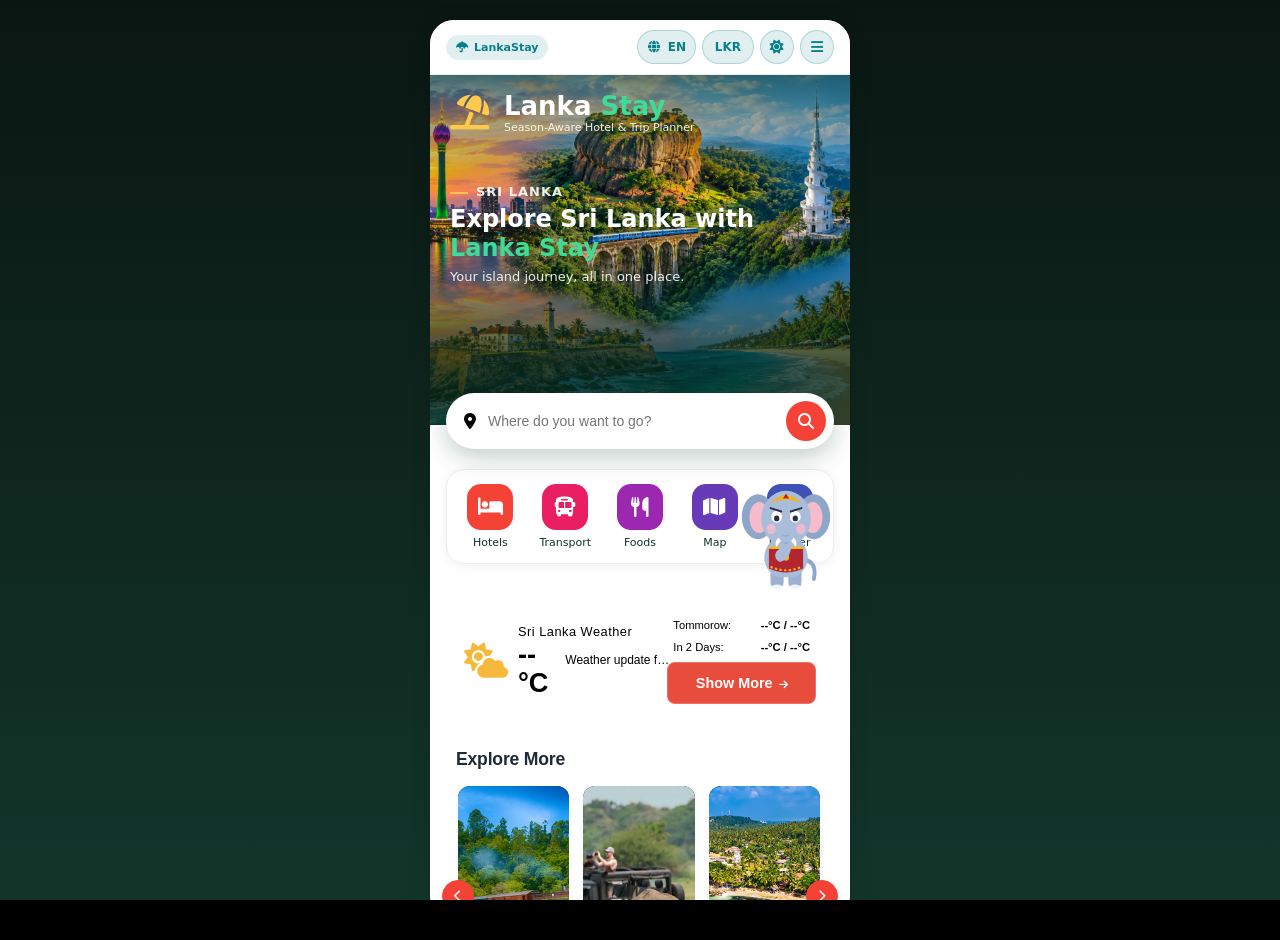
<file: index.html>
<!DOCTYPE html>
<html lang="en">

<head>
  <meta charset="UTF-8">
  <meta name="viewport" content="width=device-width, initial-scale=1.0">
  <title>LankaStay - Home</title>
  <link rel="stylesheet" href="https://cdnjs.cloudflare.com/ajax/libs/font-awesome/6.7.2/css/all.min.css">
  <link rel="stylesheet" href="stylego.css">
</head>

<body>
  <div class="app" id="appFrame">
    <div class="sys-utility-bar">
      <div class="sys-alert"><i class="fa-solid fa-umbrella"></i> <span data-i18n="poya_alert"><b>LankaStay</b></span>
      </div>
      <div class="sys-utility-controls">
        <label class="sys-select">
          <i class="fa-solid fa-globe"></i>
          <select id="langSelect" onchange="setLanguage(this.value)" aria-label="Language">
            <option value="en">EN</option>
            <option value="si">සිං</option>
            <option value="ta">த</option>
          </select>
        </label>
        <button class="sys-btn sys-curr-btn" onclick="toggleCurrency()" aria-label="Currency">LKR</button>
        <button class="sys-btn sys-theme-btn" onclick="toggleDarkMode()" aria-label="Toggle dark mode">
          <i class="fa-solid fa-sun"></i><i class="fa-solid fa-moon"></i>
          <button class="sys-btn sys-theme-btn" onclick="toggleMenu()" aria-label="Open Menu">
            <i class="fa-solid fa-bars"></i>
          </button>
        </button>

        <!-- Slide-out Drawer Navigation Menu -->
        <div id="navDrawer" class="nav-drawer">
          <div class="drawer-header">
            <div class="footer-logo" style="margin-bottom:0;">
              <i class="fa-solid fa-umbrella-beach logo-icon-gold" style="font-size:24px;"></i>
              <div class="logo-text">
                <h2 class="color123">LANKA STAY</h2>
              </div>
            </div>
            <button class="close-btn" onclick="toggleMenu()" aria-label="Close Menu"><i
                class="fa-solid fa-xmark"></i></button>
          </div>

          <div class="drawer-content">
            <span class="drawer-section-title">EXPLORE</span>
            <a href="index.html" class="drawer-link active">Home</a>
            <a href="hotel.html" class="drawer-link">Hotel Packages</a>
            <a href="explore.html" class="drawer-link">Explore</a>
            <a href="planner.html" class="drawer-link">Trip Planner</a>
            <a href="explore.html" class="drawer-link">Destinations</a>
            <a href="planner.html" class="drawer-link">Day Tours</a>
            <a href="profile.html" class="drawer-link">Profile</a>

            <span class="drawer-section-title">MORE</span>
            <a href="index.html" class="drawer-link">Why Us</a>
            <a href="index.html" class="drawer-link">Blog</a>
            <a href="index.html" class="drawer-link">Testimonials</a>
            <a href="saved.html" class="drawer-link">Saved</a>
          </div>
        </div>

        <!-- Background Dark Overlay -->
        <div id="drawerOverlay" class="drawer-overlay" onclick="toggleMenu()"></div>
      </div>
    </div>


    <main class="screen">
      <section class="hero">
        <div class="top-bar">
          <i class="fa-solid fa-umbrella-beach logo-icon"></i>
          <div class="brand">
            <h1>Lanka <span>Stay</span></h1>
            <small>Season-Aware Hotel &amp; Trip Planner</small>
          </div>
        </div>


        <p class="kicker">SRI LANKA</p>
        <h2 data-i18n="hero_title">Explore Sri Lanka with <span>Lanka Stay</span></h2>
        <p data-i18n="hero_sub">Your island journey, all in one place.</p>

        <form class="search-pill" action="explore.html">
          <i class="fa-solid fa-location-dot"></i>
          <input type="text" name="q" placeholder="Where do you want to go?" data-i18n="search_placeholder">
          <button type="submit"><i class="fa-solid fa-magnifying-glass"></i></button>
        </form>
      </section>

      <section class="content">
        <div class="categories">
          <a href="hotel.html"><span class="box green"><i class="fa-solid fa-bed"></i></span><span
              data-i18n="hotels">Hotels</span></a>
          <a href="https://pickme.lk/services/ride/"><span class="box blue"><i
                class="fa-solid fa-bus"></i></span></span><span data-i18n="transport">Transport</span></a>
          <a href="explore.html"><span class="box orange"><i class="fa-solid fa-utensils"></i></span></span><span
              data-i18n="foods">Foods</span></a>
          <a href="explore.html"><span class="box purple"><i class="fas fa-map"></i></span></span><span
              data-i18n="attraction">Map</span></a>
          <a href="planner.html"><span class="box leaf"><i class="fa-solid fa-route"></i></span><span
              data-i18n="planner">Planner</span></a>
        </div>
        <br>


        <br>
        <div class="weather-compact-card">
          <div class="weather-col left">
            <i id="weather-main-icon" class="fa-solid fa-cloud-sun weather-mini-icon"></i>
            <div>
              <h4 data-i18n="weather_title">Sri Lanka Weather</h4>
              <div class="temp-row">
                <span id="current-temp">--°C</span>
                <span id="weather-desc">Loading...</span>
              </div>
            </div>
          </div>

          <!-- Divider -->
          <div class="weather-divider"></div>

          <!-- Right Side: Future 2 Days & Button -->
          <div class="weather-col right">
            <div class="forecast-pills">
              <span class="pill" id="pill-day-1">Tommorow: <strong>--°C / --°C</strong></span>
              <span class="pill" id="pill-day-2">In 2 Days: <strong>--°C / --°C</strong></span>
            </div>
            <button class="show-more-mini-btn" id="showMoreBtn">Show More <i class="fa-solid fa-arrow-right"
                style="font-size: 0.65rem; margin-left: 2px;"></i></button>
          </div>
        </div>

        <!-- Extended View Modal (Cards & Graphs Pop-up) -->
        <div class="weather-modal" id="weatherModal">
          <div class="modal-content">
            <span class="close-btn" id="closeModal">&times;</span>
            <h2>Extended Forecast & Analytics</h2>
            <p style="font-size: 0.9rem; opacity: 0.8; margin-top: -10px;">Detailed 48-hour outlook and temperature
              graph.</p>

            <div class="forecast-mini-list" id="modal-forecast-list" style="margin-top: 20px;">
              <div class="forecast-mini-item">
                <span id="modal-day-1-name">Tommorow</span>
                <span id="modal-day-1-val">Loading...</span>
              </div>
              <div class="forecast-mini-item">
                <span id="modal-day-2-name">In 2 Days</span>
                <span id="modal-day-2-val">Loading...</span>
              </div>
            </div>

            <!-- Graph Section -->
            <div class="chart-container">
              <div class="chart-title">Temperature Trend (°C)</div>
              <div class="bar-graph">
                <div class="bar-col">
                  <span id="graph-val-0" style="font-size: 0.7rem; margin-bottom: 4px;">--°</span>
                  <div class="bar" id="bar-0" style="height: 50%;"></div>
                  <span class="bar-label">Today</span>
                </div>
                <div class="bar-col">
                  <span id="graph-val-1" style="font-size: 0.7rem; margin-bottom: 4px;">--°</span>
                  <div class="bar" id="bar-1" style="height: 50%;"></div>
                  <span class="bar-label" id="label-day-1">Wed</span>
                </div>
                <div class="bar-col">
                  <span id="graph-val-2" style="font-size: 0.7rem; margin-bottom: 4px;">--°</span>
                  <div class="bar" id="bar-2" style="height: 50%;"></div>
                  <span class="bar-label" id="label-day-2">Thu</span>
                </div>
              </div>
            </div>
          </div>
        </div>
        <br>


        <div class="icf-wrapper">

          <!-- TOP DESTINATIONS CAROUSEL SLIDER -->
          <section class="icf-destinations-section">
            <h2 class="icf-section-title">Explore More</h2>

            <div class="icf-slider-wrapper">
              <!-- Previous Button -->
              <button class="icf-slider-btn icf-prev-btn" id="icfPrevBtn" aria-label="Previous slide">
                <i class="fa-solid fa-chevron-left"></i>
              </button>

              <!-- Cards Track Container -->
              <div class="icf-cards-viewport">
                <div class="icf-cards-track" id="icfCardsTrack">

                  <!-- Card 1 -->
                  <div class="icf-destination-card">
                    <img src="./images/ellao.avif" alt="Vietnam" class="icf-card-img">
                    <div class="icf-card-overlay"></div>
                    <h3 class="icf-card-title">Ella</h3>
                  </div>

                  <!-- Card 2 -->
                  <div class="icf-destination-card">
                    <img src="./images/yalao.jpg" alt="Malaysia" class="icf-card-img">
                    <div class="icf-card-overlay"></div>
                    <h3 class="icf-card-title">Yala</h3>
                  </div>

                  <!-- Card 3 -->
                  <div class="icf-destination-card">
                    <img src="./images/miris.jpg" alt="The Maldives" class="icf-card-img">
                    <div class="icf-card-overlay"></div>
                    <h3 class="icf-card-title">Mirissa</h3>
                  </div>

                  <!-- Card 4 -->
                  <div class="icf-destination-card">
                    <img src="./images/ssg.jpg" alt="Thailand" class="icf-card-img">
                    <div class="icf-card-overlay"></div>
                    <h3 class="icf-card-title">Sigiriya</h3>
                  </div>

                  <!-- Card 5 -->
                  <div class="icf-destination-card">
                    <img src="./images/glft.webp" alt="Singapore" class="icf-card-img">
                    <div class="icf-card-overlay"></div>
                    <h3 class="icf-card-title">Galle</h3>
                  </div>

                </div>
              </div>

              <!-- Next Button -->
              <button class="icf-slider-btn icf-next-btn" id="icfNextBtn" aria-label="Next slide">
                <i class="fa-solid fa-chevron-right"></i>
              </button>
            </div>
          </section>

        </div>



        <section class="ai-fullwidth-banner">
          <div class="ai-banner-content">
            <h1 class="ai-title">Trip Fit &amp; Monsoon Engine</h1>
            <div class="ai-chip-icon">
              <i class="fa-solid fa-microchip"></i>
            </div>
            <p class="ai-subtitle">
              Calculates dynamic 0-100 compatibility scores, real road driving hours (OSRM matrix), and seasonal
              down-ranking.
            </p>
            <button class="ai-action-btn" onclick="location.href='planner.html'">
              <i class="fa-solid fa-robot"></i> Calculate Trip Fit
            </button>
          </div>
        </section>
      </section>

      <section class="gallery-section">
        <div class="header-text">
          <h2>OUR GALLERY</h2>
        </div>
        <br>

        <!-- Navigation Arrow Left -->
        <button class="nav-arrow left" id="prevBtn">&lt;</button>

        <!-- 3D Carousel Track -->
        <div class="carousel-track">
          <div class="card" data-index="0" data-name="" data-role="">
            <img src=".//images/bg1.jpeg" alt="Member 1">
          </div>
          <div class="card" data-index="1" data-name="" data-role="">
            <img src=".//images/bg2.jpeg" alt="Member 2">
          </div>
          <div class="card" data-index="2" data-name="" data-role="">
            <img src=".//images/bg3.jpeg" alt="Member 3">
          </div>
          <div class="card" data-index="2" data-name="" data-role="">
            <img src=".//images/bg4.jpeg" alt="Member 3">
          </div>
          <div class="card" data-index="2" data-name="" data-role="">
            <img src=".//images/bg5.jpeg" alt="Member 3">
          </div>
          <div class="card" data-index="3" data-name="" data-role="">
            <img src=".//images/bg6.jpeg" alt="Member 4">
          </div>
          <div class="card" data-index="4" data-name="" data-role="">
            <img src=".//images/bg7.jpeg" alt="Member 5">
          </div>
          <div class="card" data-index="2" data-name="" data-role="">
            <img src=".//images/bg8.jpeg" alt="Member 3">
          </div>
          <div class="card" data-index="2" data-name="" data-role="">
            <img src=".//images/bg9.jpeg" alt="Member 3">
          </div>
          <div class="card" data-index="5" data-name="" data-role="">
            <img src=".//images/bg10.jpeg" alt="Member 6">
          </div>
        </div>

        <!-- Navigation Arrow Right -->
        <button class="nav-arrow right" id="nextBtn">&gt;</button>

        <!-- Dynamic Member Info -->
        <div class="member-info">
          <h2 class="member-name" id="memberName">Emily Kim</h2>
          <p class="member-role" id="memberRole">FOUNDER</p>
        </div>

        <!-- Indicator Dots -->
        <div class="dots" id="dotsContainer"></div>
      </section>

      <section class="dest-header-section">
        <!-- Top Intro Box -->
        <div class="dest-intro-box">
          <h2 class="dest-main-title">
            <span data-i18n="discover_the_beauty_of" style="color: #000000;">Discover The Beauty Of</span><br>
            <span data-i18n="sri_lanka" style="color: #D4AF37;">Sri Lanka</span>
          </h2>
          <p class="dest-main-desc"><span data-i18n="discover_paragraph">
              Explore a land of breathtaking landscapes, golden beaches, ancient wonders, and unforgettable adventures.
              From misty mountains to topical coastlines, every destination tells a beautiful story.
            </span></p>
        </div>

        <!-- Featured Destination Card -->
        <article class="dest-detail-card">
          <h1 class="dest-name"><span data-i18n="journey_he">Journey Throught Paradise></span></h1>
          <p class="dest-bio"><span data-i18n="journey_para">
              Discover Sri Lanaka's most beautiful destinations, from peaceful beaches and green mountains to historical
              cities and hidden natural wonders. Every journey brings a new experince.....
            </span></p>

          <!-- Meta Information Badges -->
          <div class="dest-meta-list">
            <div class="dest-meta-item">
              <div class="meta-icon-btn">
                <i class="fas fa-hotel"></i>
              </div>
              <div class="meta-text">
                <span><span data-i18n="dest1">Comfortable Hotels</span></span>
              </div>
            </div>

            <div class="dest-meta-list">
              <div class="dest-meta-item">
                <div class="meta-icon-btn">
                  <i class="fas fa-route"></i>
                </div>
                <div class="meta-text">
                  <span><span data-i18n="dest2">Your Perfect Journey</span></span>
                </div>
              </div>

              <div class="dest-meta-list">
                <div class="dest-meta-item">
                  <div class="meta-icon-btn">
                    <i class="fas fa-car"></i>
                  </div>
                  <div class="meta-text">
                    <span><span data-i18n="dest3">Transportation</span></span>
                  </div>
                </div>

                <div class="dest-meta-list">
                  <div class="dest-meta-item">
                    <div class="meta-icon-btn">
                      <i class="fas fa-mountain"></i>
                    </div>
                    <div class="meta-text">
                      <span><span data-i18n="dest4">Nature & Wildlife</span></span>
                    </div>
                  </div>

                  <div class="dest-meta-list">
                    <div class="dest-meta-item">
                      <div class="meta-icon-btn">
                        <i class="fas fa-landmark"></i>
                      </div>
                      <div class="meta-text">
                        <span><span data-i18n="dest5">Historical Places</span></span>
                      </div>
                    </div>

                    <div class="dest-meta-item">
                      <div class="meta-icon-btn">
                        <i class="fas fa-utensils"></i>
                      </div>
                      <div class="meta-text">
                        <span><span data-i18n="dest6">Sri Lanka Foods</span></span>
                      </div>
                    </div>
                  </div>
                  <br>
                  <button class="ai-action-btn" onclick="location.href='explore.html'">
                    <i class="fa-solid fa-location-dot"></i><span data-i18n="dest_btn">Explore Destination</span>
                  </button>
        </article>
      </section>

      <section class="elephant-section">
        <article class="elephant-card">
          <!-- Left Side Picture -->
          <div class="elephant-img-wrapper">
            <img src=".//images/elephanthome.jpeg" alt="Save Sri Lankan Elephants">
          </div>

          <!-- Right Side Content -->
          <div class="elephant-content">
            <div class="elephant-tag"><span data-i18n="ele_t">Wildlife Conservation</span></div>
            <h2 class="elephant-title"><span data-i18n="ele_t2">Save Sri Lanka's Gentle Giants</span></h2>

            <p class="elephant-desc"><span data-i18n="ele_t3">
                Sri Lanka is home to the Asian elephant subspecies (<i>Elephas maximus maximus</i>). Human-elephant
                conflict and habitat loss severely threaten their survival. Join conservation efforts, support ethical
                elephant sanctuaries, and protect their natural migratory corridors.
              </span></p>

            <!-- Meta Features & CTA Button -->
            <div class="elephant-footer">
              <div class="elephant-stat">
                <i class="fa-solid fa-tree"></i>
                <span><span data-i18n="ele_t4"><b>Udawalawe &amp; Minneriya</b> Protection Zones</span></span>
              </div>
              <button class="elephant-action-btn"
                onclick="alert('Thank you for supporting Sri Lankan Elephant Conservation!')">
                <span><span data-i18n="ele_btn">Support Now</span></span>
                <i class="fa-solid fa-arrow-right"></i>
              </button>
            </div>
          </div>
        </article>
      </section>


      <!-- Features & Accuracy Section -->
      <section class="features-section">
        <div class="features-container">

          <!-- Card 1: Customer First -->
          <article class="feature-card">
            <div class="feature-icon-box">
              <i class="fas fa-heart"></i>
            </div>
            <h3 class="feature-title"><span data-i18n="ban1">Customer First</span></h3>
            <p class="feature-desc"><span data-i18n="band1">
                Our travelers are at the heart of everything we do. Every journey is designed around your comfort,
                satisfaction, and happiness.
              </span></p>
          </article>

          <!-- Card 2: Authenticity -->
          <article class="feature-card">
            <div class="feature-icon-box">
              <i class="fa-solid fa-globe"></i>
            </div>
            <h3 class="feature-title"><span data-i18n="ban2">Authenticity</span></h3>
            <p class="feature-desc"><span data-i18n="band2">
                We share the real essence of Sri Lanka — its people, culture, and landscapes — offering experiences that
                are genuine and meaningful.
              </span></p>
          </article>

          <!-- Card 3: Reliability & Accuracy -->
          <article class="feature-card">
            <div class="feature-icon-box">
              <i class="fas fa-shield-alt"></i>
            </div>
            <h3 class="feature-title"><span data-i18n="ban3">Reliability</span></h3>
            <p class="feature-desc"><span data-i18n="band3">
                We provide precise travel insights, real-time monsoon advisories, and accurate hotel rates to ensure a
                seamless trip experience.
              </span></p>
          </article>

        </div>
      </section>


      <section class="video-section">
        <div class="video-text">
          <h3 class="video-title"><span data-i18n="vidt">Discover Sri Lanka</span></h3>
          <p class="video-desc"><span data-i18n="vidb">
              Sri Lanka is a tropical island with golden beaches, misty tea hills,
              ancient temples and wild safaris, all within a few hours of each other.
            </span></p>
        </div>
        <div class="video-card">
          <video autoplay muted loop playsinline preload="auto" poster=".//images/mainvideo.mp4">
            <source src=".//images/mainvideo.mp4" type="video/mp4">
          </video>
        </div>
      </section>
      <br>
      <br>

      <!-- FAQ Section -->
      <section class="faq-section">
        <div class="faq-container">
          <div class="faq-header-content">
            <h2 class="faq-title">Planning a Trip to Sri Lanka: Common Questions</h2>
            <p class="faq-desc">The questions travellers ask us most, answered by a local team that runs these routes
              every week.</p>
            <a href="#" class="faq-see-all">See all frequently asked questions →</a>
          </div>

          <div class="faq-accordion">
            <!-- FAQ Item 1 -->
            <div class="faq-item">
              <button class="faq-question" onclick="toggleFaq(this)">
                <span>When is the best time to visit Sri Lanka?</span>
                <i class="fa-solid fa-plus faq-icon"></i>
              </button>
              <div class="faq-answer">
                <p>Sri Lanka is a year-round destination! The best time depends on where you go: the South & West coasts
                  are best from December to April, while the East coast is ideal from May to September.</p>
              </div>
            </div>

            <!-- FAQ Item 2 -->
            <div class="faq-item">
              <button class="faq-question" onclick="toggleFaq(this)">
                <span>Do I need a visa to travel to Sri Lanka?</span>
                <i class="fa-solid fa-plus faq-icon"></i>
              </button>
              <div class="faq-answer">
                <p>Yes, most travelers require an Electronic Travel Authorization (ETA) or tourist visa prior to
                  arrival, which can easily be applied for online.</p>
              </div>
            </div>

            <!-- FAQ Item 3 -->
            <div class="faq-item">
              <button class="faq-question" onclick="toggleFaq(this)">
                <span>Is Sri Lanka safe for tourists?</span>
                <i class="fa-solid fa-plus faq-icon"></i>
              </button>
              <div class="faq-answer">
                <p>Sri Lanka is widely considered one of the safest and friendliest countries for travelers, with low
                  violent crime rates against tourists.</p>
              </div>
            </div>

            <!-- FAQ Item 4 -->
            <div class="faq-item">
              <button class="faq-question" onclick="toggleFaq(this)">
                <span>How much does a Sri Lanka tour cost?</span>
                <i class="fa-solid fa-plus faq-icon"></i>
              </button>
              <div class="faq-answer">
                <p>Costs vary depending on your style—budget backpacker styles can be very economical, while mid-range
                  private tours with drivers and boutique hotels range comfortably based on season.</p>
              </div>
            </div>

            <!-- FAQ Item 5 -->
            <div class="faq-item">
              <button class="faq-question" onclick="toggleFaq(this)">
                <span>How many days do you need in Sri Lanka?</span>
                <i class="fa-solid fa-plus faq-icon"></i>
              </button>
              <div class="faq-answer">
                <p>To experience the cultural triangle, hill country tea plantations, and southern beaches comfortably,
                  10 to 14 days is the ideal duration.</p>
              </div>
            </div>
          </div>
        </div>
      </section>


      <div class="afk-blog-section">
        <h2 class="afk-section-title">Blogs</h2>

        <div class="afk-blog-container">
          <!-- Card 1: Mountain Sounds -->
          <div class="afk-blog-card"
            style="background-image: url('https://images.unsplash.com/photo-1464822759023-fed622ff2c3b?auto=format&fit=crop&w=800&q=80');">
            <div class="afk-blog-content">
              <div>
                <h3 class="afk-blog-title">Mountain Sounds</h3>
                <p class="afk-blog-date">January 22, 15:45</p>
              </div>
              <a href="#read" class="afk-read-btn">Read More</a>
            </div>
          </div>

          <!-- Card 2: The Bahamas -->
          <div class="afk-blog-card"
            style="background-image: url('https://images.unsplash.com/photo-1507525428034-b723cf961d3e?auto=format&fit=crop&w=800&q=80');">
            <div class="afk-blog-content">
              <div>
                <h3 class="afk-blog-title">The Bahamas</h3>
                <p class="afk-blog-date">January 25, 10:00</p>
              </div>
              <a href="#read" class="afk-read-btn">Read More</a>
            </div>
          </div>

          <!-- Card 3: Switzerland -->
          <div class="afk-blog-card"
            style="background-image: url('https://images.unsplash.com/photo-1530122037265-a5f1f91d3b99?auto=format&fit=crop&w=800&q=80');">
            <div class="afk-blog-content">
              <div>
                <h3 class="afk-blog-title">Switzerland</h3>
                <p class="afk-blog-date">January 27, 12:10</p>
              </div>
              <a href="#read" class="afk-read-btn">Read More</a>
            </div>
          </div>
        </div>
      </div>


      <section class="icf-airlines-section">
        <div class="partner-text">
          <h2>OUR SPONSERS</h2>
        </div>
        <br>


        <div class="icf-ticker-container">
          <div class="icf-ticker-track" id="icfTickerTrack">
            <!-- Airline Item 1 -->
            <div class="icf-airline-item">
              <span class="icf-airline-code">PM</span>
              <div class="icf-airline-info">
                <span class="icf-airline-name">PICK ME</span>
                <span class="icf-airline-hub">Sri Lanka(LK)</span>
              </div>
            </div>
            <!-- Airline Item 2 -->
            <div class="icf-airline-item">
              <span class="icf-airline-code">U</span>
              <div class="icf-airline-info">
                <span class="icf-airline-name">UBER EATS</span>
                <span class="icf-airline-hub">Sri Lanka(LK)</span>
              </div>
            </div>
            <!-- Airline Item 3 -->
            <div class="icf-airline-item">
              <span class="icf-airline-code">DA</span>
              <div class="icf-airline-info">
                <span class="icf-airline-name">Dialog Axiata</span>
                <span class="icf-airline-hub">Sri Lanka(LK)</span>
              </div>
            </div>
            <!-- Airline Item 4 -->
            <div class="icf-airline-item">
              <span class="icf-airline-code">CG</span>
              <div class="icf-airline-info">
                <span class="icf-airline-name">Cinnamon Grand</span>
                <span class="icf-airline-hub">Sri Lanka(Lk)</span>
              </div>
            </div>
            <!-- Airline Item 5 -->
            <div class="icf-airline-item">
              <span class="icf-airline-code">DT</span>
              <div class="icf-airline-info">
                <span class="icf-airline-name">Dilmah Tea</span>
                <span class="icf-airline-hub">Sri Lanka(LK)</span>
              </div>
            </div>
            <!-- Duplicate items for smooth infinite loop -->
            <div class="icf-airline-item">
              <span class="icf-airline-code">PS</span>
              <div class="icf-airline-info">
                <span class="icf-airline-name">Plam Stay</span>
                <span class="icf-airline-hub">Sri Lanka(LK)</span>
              </div>
            </div>
            <div class="icf-airline-item">
              <span class="icf-airline-code">UC</span>
              <div class="icf-airline-info">
                <span class="icf-airline-name">Urban Cab</span>
                <span class="icf-airline-hub">Sri Lanka(LK)</span>
              </div>
            </div>
            <div class="icf-airline-item">
              <span class="icf-airline-code">B</span>
              <div class="icf-airline-info">
                <span class="icf-airline-name">Booking.Com</span>
                <span class="icf-airline-hub">UK</span>
              </div>
            </div>
          </div>
        </div>
      </section>
      <br>
      <br>
      <br>

      <!-- Mobile App Comprehensive Footer -->
      <footer class="app-footer">

        <div class="fotter-brand-section">
          <div class="footer-logo">
            <i class="fa-solid fa-umbrella-beach logo-icon-gold"></i>
            <div class="logo-text">
              <h2>LANAKA STAY</h2>
              <small>YOUR JOURNEY, OUR CARE</small>
            </div>
          </div>
          <p class="footer-about-text">
            <strong>LANKA Stay</strong><span data-i18n="fd1"> - operated by LankaGo (Pvt) Ltd and incorporated under
              companies Act No. 7 0f 2026 (company Registration no. PV00345889) - is your trusted Sri Lanka travel
              partner, dedicated to craftingtailor-made journeys, authenticexperiences, culturalimmersion, and
              exceptional comfort.
            </span>
          </p>

          <p class="footer-about-text"><span data-i18n="fd2">
              We bring your travel dreams to life through expertly curated itineraries, genuine local insights, and
              personalized service every step of the way - <em>Because your journey our care.</em>
            </span></p>

          <div class="footer-social-icons">
            <a href="#"><i class="fa-brands fa-linkedin-in"></i></a>
            <a href="#"><i class="fa-brands fa-facebook-f"></i></a>
            <a href="#"><i class="fa-brands fa-instagram"></i></a>
            <a href="#"><i class="fa-brands fa-youtube"></i></a>
            <a href="#"><i class="fa-brands fa-pinterest-p"></i></a>
            <a href="#"><i class="fa-brands fa-x-twitter"></i></a>
            <a href="#"><i class="fa-brands fa-tiktok"></i></a>
          </div>

          <div class="footer-partner-badge">
            <span class="badge-tag">PARTNERED ON SOCIAL MEDIA</span>
            <div class="partner-box-content">
              <div class="partner-logo-title">Pick Me</div>
              <div class="partner-sub">official Travel Media Partner</div>
            </div>
          </div>
        </div>

        <hr class="footer-divider">

        <div class="footer-block">
          <h3 class="footer-heading"><span data-i18n="lh">QUICK LINKS</span></h3>
          <ul class="footer-nav-list">
            <li><a href="index.html"><span data-i18n="l1">Home</span></a></li>
            <li><a href="index.html"><span data-i18n="l2">Travel Testimonials</span></a></li>
            <li><a href="index.html"><span data-i18n="l3">Tour Package</span></a></li>
            <li><a href="index.html"><span data-i18n="l4">Day Tours</span></a></li>
            <li><a href="index.html"><span data-i18n="l5">Destinations</span></a></li>
            <li><a href="index.html"><span data-i18n="l6">Tailor Made Tours</span></a></li>
            <li><a href="index.html"><span data-i18n="l7">MICE &amp; Corporate Travel</span></a></li>
            <li><a href="index.html"><span data-i18n="l8">Blog</span></a></li>
            <li><a href="index.html"><span data-i18n="l9">Careers</span></a></li>
            <li><a href="index.html"><span data-i18n="l10">Our Partners</span></a></li>
            <li><a href="index.html"><span data-i18n="l11">pay-fee-PVT-Ltd</span></a></li>
            <li><a href="index.html"><span data-i18n="l12">Faq</span></a></li>
            <li><a href="index.html"><span data-i18n="l13">About Us</span></a></li>
            <li><a href="index.html"><span data-i18n="l14">Contackt Us</span></a></li>
            <li><a href="index.html"><span data-i18n="l15">Rate Us</span></a></li>
          </ul>
        </div>

        <hr class="footer-divider">

        <div class="footer-block">
          <h3 class="footer-heading"><span data-i18n="destinations">DESTINATIONS</span></h3>
          <ul class="footer-nav-list">
            <li><a href="#"><span data-i18n="sigiriya">Sigiriya</span></a></li>
            <li><a href="#"><span data-i18n="kandy">Kandy</span></a></li>
            <li><a href="#"><span data-i18n="ella">Ella</span></a></li>
            <li><a href="#"><span data-i18n="nuwara_eliya">Nuwara Eliya</span></a></li>
            <li><a href="#"><span data-i18n="mirissa">Mirissa</span></a></li>
            <li><a href="#"><span data-i18n="galle">Galle</span></a></li>
            <li><a href="#"><span data-i18n="yala_national_park">Yala National Park</span></a></li>
            <li><a href="#"><span data-i18n="colombo">Colombo</span></a></li>
            <li><a href="#"><span data-i18n="arugam_bay">Arugam Bay</span></a></li>
          </ul>
        </div>

        <div class="footer-block">
          <h3 class="footer-heading">BROWSE SRI LANKA TOURS</h3>
          <div class="footer-tags-wrapper">
            <a href="#" class="tour-chip">Wildlife Safaris</a>
            <a href="#" class="tour-chip">Honeymoon Pakages</a>
            <a href="#" class="tour-chip">Luxury Packages</a>
            <a href="#" class="tour-chip">Family Trips</a>
            <a href="#" class="tour-chip">Ayurveda &amp; Wellness</a>
            <a href="#" class="tour-chip">Cultural Tours</a>
            <a href="#" class="tour-chip">Heritage &amp; History</a>
            <a href="#" class="tour-chip">Beach holidays</a>
            <a href="#" class="tour-chip">Adventure Tours</a>
            <a href="#" class="tour-chip">Nature &amp; Hills</a>
            <a href="#" class="tour-chip">Private Transfers</a>
            <a href="#" class="tour-chip">Scenic Train Journeys</a>
            <a href="#" class="tour-chip">7 Days in Sri Lanka</a>
            <a href="#" class="tour-chip">10 Days in Sri Lanka</a>
            <a href="#" class="tour-chip">12 Days in Sri Lanka</a>
            <a href="#" class="tour-chip">14 Days in Sri Lanka</a>
          </div>
        </div>

        <hr class="footer-divider">

        <div class="footer-block">
          <h3 class="footer-heading">OUR OFFICE</h3>
          <ul class="footer-contact-list">
            <li>
              <i class="fa-solid fa-phone"></i>
              <span>Hotline: +94 85 345 3454</span>
            </li>
            <li>
              <i class="fa-solid fa-phone-volume"></i>
              <span>Genaral: +94 11 478 6784</span>
            </li>
            <li>
              <i class="fa-solid fa-whatsapp"></i>
              <span>Chat On WhatsApp</span>
            </li>
            <li>
              <i class="fa-solid fa-envelope"></i>
              <span>info@lankastay.com</span>
            </li>
            <li>
              <i class="fa-solid fa-location-dot"></i>
              <span>Lanka Stay (Pvt) Ltd, No. 105/A1, Western Province, Colombo3, Sri Lanka</span>
            </li>
          </ul>
        </div>

        <div class="footer-newsletter-card">
          <h3 class="newsletter-sub">Subsscribe to recive travel tips and exclusive offers.</h3>
          <from class="newsletter-form" onsubmit="event.preventDefault(); alert('Subsscribe successfully!');">
            <input type="text" placeholder="Your Name" required>
            <input type="email" placeholder="Your Email" required>
            <button type="submit">Subscribe Now</button>
          </from>
        </div>

        <div class="footer-legal">
          <p>&copy; 2026 <strong>Lanka Stay (Pvt) Ltd</strong>. All rights reserved.</p>
          <div class="footer-legal-links">
            <a href="#">Privacy Policy</a> &bull;
            <a href="#">Terms and Conditions</a> &bull;
            <a href="#">Cookie Policy</a> &bull;
            <a href="#">Sitemap</a>
          </div>
        </div>

      </footer>

    </main>

  </div>
  <script src="translations.js"></script>
  <script src="app.js"></script>
  <script>window.EBOT = {container: "main", bottomOffset: 70};</script>
  <script src="knowledge.js"></script>
  <script src="elephant-bot.js"></script>
  <script>
    document.addEventListener('DOMContentLoaded', () => {
      const track = document.getElementById('icfCardsTrack');
      const prevBtn = document.getElementById('icfPrevBtn');
      const nextBtn = document.getElementById('icfNextBtn');
      const sliderWrapper = document.querySelector('.icf-slider-wrapper');

      if (!track || !prevBtn || !nextBtn) return;

      let currentIndex = 0;
      let autoPlayTimer = null;
      const autoPlayInterval = 3000; // Time in milliseconds (3000ms = 3 seconds)

      function getCardsPerView() {
        if (window.innerWidth <= 480) return 1;
        if (window.innerWidth <= 768) return 2;
        return 3;
      }

      function updateSlider() {
        const cardWidth = track.querySelector('.icf-destination-card').offsetWidth;
        const gap = 14;
        const maxIndex = Math.max(0, track.children.length - getCardsPerView());

        if (currentIndex > maxIndex) {
          currentIndex = maxIndex;
        }

        const moveAmount = currentIndex * (cardWidth + gap);
        track.style.transform = `translateX(-${moveAmount}px)`;
      }

      function moveToNextSlide() {
        const maxIndex = track.children.length - getCardsPerView();
        if (currentIndex < maxIndex) {
          currentIndex++;
        } else {
          currentIndex = 0; // Loop back to the beginning
        }
        updateSlider();
      }

      function moveToPrevSlide() {
        if (currentIndex > 0) {
          currentIndex--;
        } else {
          currentIndex = Math.max(0, track.children.length - getCardsPerView());
        }
        updateSlider();
      }

      // Start auto sliding
      function startAutoPlay() {
        autoPlayTimer = setInterval(moveToNextSlide, autoPlayInterval);
      }

      // Stop auto sliding (when user hovers mouse over it)
      function stopAutoPlay() {
        clearInterval(autoPlayTimer);
      }

      // Event Listeners for Buttons
      nextBtn.addEventListener('click', () => {
        moveToNextSlide();
        stopAutoPlay();
        startAutoPlay(); // Reset timer on manual click
      });

      prevBtn.addEventListener('click', () => {
        moveToPrevSlide();
        stopAutoPlay();
        startAutoPlay(); // Reset timer on manual click
      });

      // Pause auto-play on mouse hover
      if (sliderWrapper) {
        sliderWrapper.addEventListener('mouseenter', stopAutoPlay);
        sliderWrapper.addEventListener('mouseleave', startAutoPlay);
      }

      // Handle Window Resize Responsiveness
      window.addEventListener('resize', () => {
        updateSlider();
      });

      // Initialize Auto-play
      startAutoPlay();
    });
  </script>
</body>

</html>
</file>
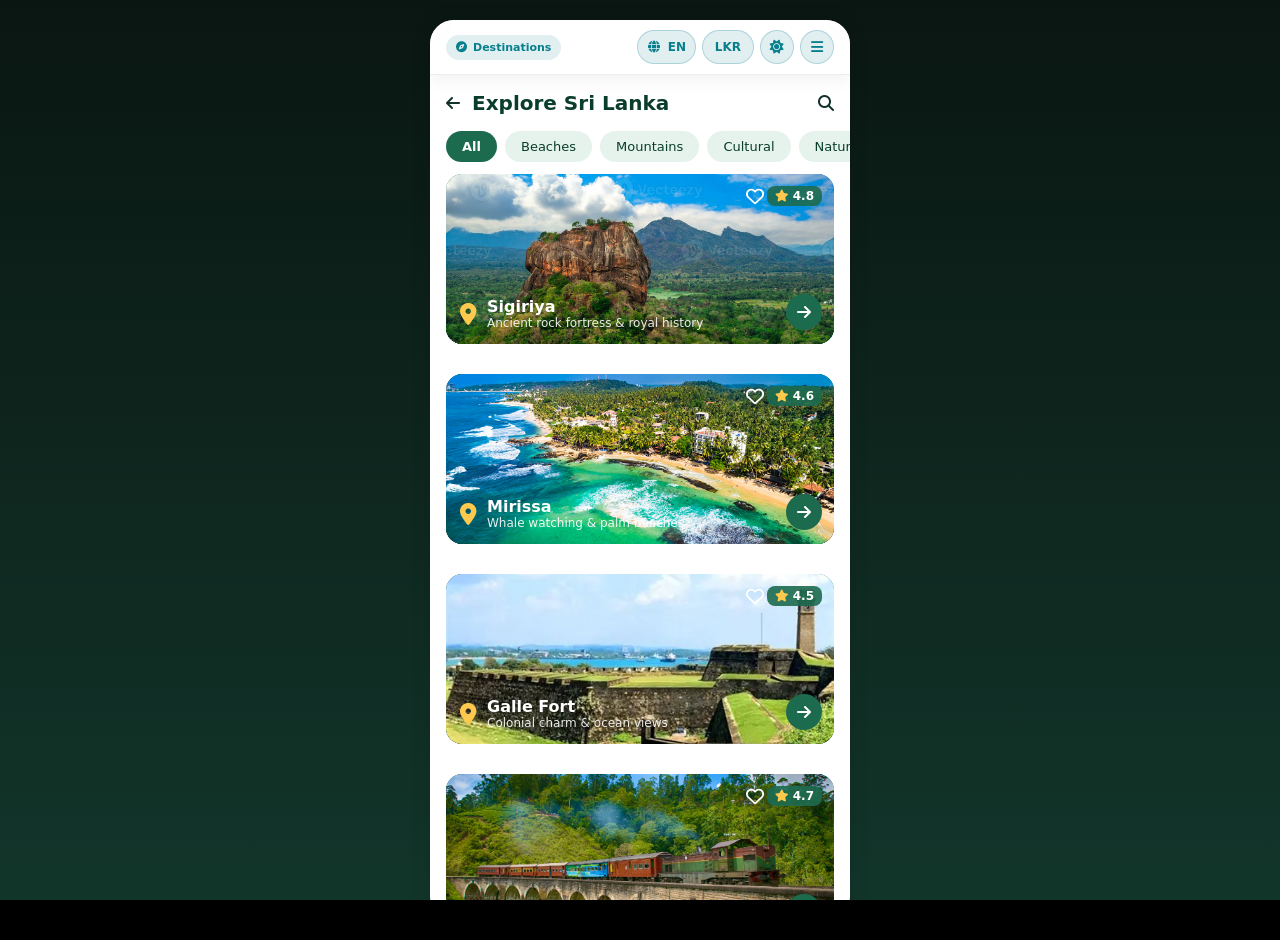
<file: explore.html>
<!DOCTYPE html>
<html lang="en">

<head>
  <meta charset="UTF-8">
  <meta name="viewport" content="width=device-width, initial-scale=1.0">
  <title>Explore Sri Lanka</title>
  <link rel="stylesheet" href="https://cdnjs.cloudflare.com/ajax/libs/font-awesome/6.5.1/css/all.min.css">
  <link rel="stylesheet" href="stylego.css">
</head>

<body>
  <div class="app">
    <div class="sys-utility-bar">
      <div class="sys-alert"><i class="fa-solid fa-compass"></i>Destinations</div>
      <div class="sys-utility-controls">
        <label class="sys-select">
          <i class="fa-solid fa-globe"></i>
          <select id="langSelect" onchange="setLanguage(this.value)" aria-label="Language">
            <option value="en">EN</option>
            <option value="si">සිං</option>
            <option value="ta">த</option>
          </select>
        </label>
        <button class="sys-btn sys-curr-btn" onclick="toggleCurrency()" aria-label="Currency">LKR</button>
        <button class="sys-btn sys-theme-btn" onclick="toggleDarkMode()" aria-label="Toggle dark mode">
          <i class="fa-solid fa-sun"></i><i class="fa-solid fa-moon"></i>
          <button class="sys-btn sys-theme-btn" onclick="toggleMenu()" aria-label="Open Menu">
            <i class="fa-solid fa-bars"></i>
          </button>
        </button>

        <!-- Slide-out Drawer Navigation Menu -->
        <div id="navDrawer" class="nav-drawer">
          <div class="drawer-header">
            <div class="footer-logo" style="margin-bottom:0;">
              <i class="fa-solid fa-umbrella-beach logo-icon-gold" style="font-size:24px;"></i>
              <div class="logo-text">
                <h2 class="color123">LANKA STAY</h2>
              </div>
            </div>
            <button class="close-btn" onclick="toggleMenu()" aria-label="Close Menu"><i
                class="fa-solid fa-xmark"></i></button>
          </div>

          <div class="drawer-content">
            <span class="drawer-section-title">EXPLORE</span>
            <a href="index.html" class="drawer-link active">Home</a>
            <a href="hotel.html" class="drawer-link">Hotel Packages</a>
            <a href="explore.html" class="drawer-link">Explore</a>
            <a href="planner.html" class="drawer-link">Trip Planner</a>
            <a href="explore.html" class="drawer-link">Destinations</a>
            <a href="planner.html" class="drawer-link">Day Tours</a>
            <a href="profile.html" class="drawer-link">Profile</a>

            <span class="drawer-section-title">MORE</span>
            <a href="index.html" class="drawer-link">Why Us</a>
            <a href="index.html" class="drawer-link">Blog</a>
            <a href="index.html" class="drawer-link">Testimonials</a>
            <a href="saved.html" class="drawer-link">Saved</a>
          </div>
        </div>

        <!-- Background Dark Overlay -->
        <div id="drawerOverlay" class="drawer-overlay" onclick="toggleMenu()"></div>
      </div>
    </div>



    <main class="screen">
      <header class="page-header">
        <a href="index.html"><i class="fa-solid fa-arrow-left"></i></a>
        <h2 data-i18n="explore">Explore Sri Lanka</h2>
        <a href="#" id="searchBtn"><i class="fa-solid fa-magnifying-glass"></i></a>
      </header>

      <!-- Category Filter Chips -->
      <div class="chips" id="exploreFilterChips">
        <button class="chip active" onclick="filterDestinations('all', this)">All</button>
        <button class="chip" onclick="filterDestinations('beaches', this)">Beaches</button>
        <button class="chip" onclick="filterDestinations('mountains', this)">Mountains</button>
        <button class="chip" onclick="filterDestinations('cultural', this)">Cultural</button>
        <button class="chip" onclick="filterDestinations('nature', this)">Nature</button>
      </div>

      <!-- Destinations List Container -->
      <section class="list" id="exploreList"></section>

      <!-- Mobile App Comprehensive Footer -->
      <footer class="app-footer">

        <div class="fotter-brand-section">
          <div class="footer-logo">
            <i class="fa-solid fa-umbrella-beach logo-icon-gold"></i>
            <div class="logo-text">
              <h2>LANAKA STAY</h2>
              <small>YOUR JOURNEY, OUR CARE</small>
            </div>
          </div>
          <p class="footer-about-text">
            <strong>LANKA Stay</strong><span data-i18n="fd1"> - operated by LankaGo (Pvt) Ltd and incorporated under
              companies Act No. 7 0f 2026 (company Registration no. PV00345889) - is your trusted Sri Lanka travel
              partner, dedicated to craftingtailor-made journeys, authenticexperiences, culturalimmersion, and
              exceptional comfort.
            </span>
          </p>

          <p class="footer-about-text"><span data-i18n="fd2">
              We bring your travel dreams to life through expertly curated itineraries, genuine local insights, and
              personalized service every step of the way - <em>Because your journey our care.</em>
            </span></p>

          <div class="footer-social-icons">
            <a href="#"><i class="fa-brands fa-linkedin-in"></i></a>
            <a href="#"><i class="fa-brands fa-facebook-f"></i></a>
            <a href="#"><i class="fa-brands fa-instagram"></i></a>
            <a href="#"><i class="fa-brands fa-youtube"></i></a>
            <a href="#"><i class="fa-brands fa-pinterest-p"></i></a>
            <a href="#"><i class="fa-brands fa-x-twitter"></i></a>
            <a href="#"><i class="fa-brands fa-tiktok"></i></a>
          </div>

          <div class="footer-partner-badge">
            <span class="badge-tag">PARTNERED ON SOCIAL MEDIA</span>
            <div class="partner-box-content">
              <div class="partner-logo-title">Pick Me</div>
              <div class="partner-sub">official Travel Media Partner</div>
            </div>
          </div>
        </div>

        <hr class="footer-divider">

        <div class="footer-block">
          <h3 class="footer-heading"><span data-i18n="lh">QUICK LINKS</span></h3>
          <ul class="footer-nav-list">
            <li><a href="index.html"><span data-i18n="l1">Home</span></a></li>
            <li><a href="index.html"><span data-i18n="l2">Travel Testimonials</span></a></li>
            <li><a href="index.html"><span data-i18n="l3">Tour Package</span></a></li>
            <li><a href="index.html"><span data-i18n="l4">Day Tours</span></a></li>
            <li><a href="index.html"><span data-i18n="l5">Destinations</span></a></li>
            <li><a href="index.html"><span data-i18n="l6">Tailor Made Tours</span></a></li>
            <li><a href="index.html"><span data-i18n="l7">MICE &amp; Corporate Travel</span></a></li>
            <li><a href="index.html"><span data-i18n="l8">Blog</span></a></li>
            <li><a href="index.html"><span data-i18n="l9">Careers</span></a></li>
            <li><a href="index.html"><span data-i18n="l10">Our Partners</span></a></li>
            <li><a href="index.html"><span data-i18n="l11">pay-fee-PVT-Ltd</span></a></li>
            <li><a href="index.html"><span data-i18n="l12">Faq</span></a></li>
            <li><a href="index.html"><span data-i18n="l13">About Us</span></a></li>
            <li><a href="index.html"><span data-i18n="l14">Contackt Us</span></a></li>
            <li><a href="index.html"><span data-i18n="l15">Rate Us</span></a></li>
          </ul>
        </div>

        <hr class="footer-divider">

        <div class="footer-block">
          <h3 class="footer-heading"><span data-i18n="destinations">DESTINATIONS</span></h3>
          <ul class="footer-nav-list">
            <li><a href="#"><span data-i18n="sigiriya">Sigiriya</span></a></li>
            <li><a href="#"><span data-i18n="kandy">Kandy</span></a></li>
            <li><a href="#"><span data-i18n="ella">Ella</span></a></li>
            <li><a href="#"><span data-i18n="nuwara_eliya">Nuwara Eliya</span></a></li>
            <li><a href="#"><span data-i18n="mirissa">Mirissa</span></a></li>
            <li><a href="#"><span data-i18n="galle">Galle</span></a></li>
            <li><a href="#"><span data-i18n="yala_national_park">Yala National Park</span></a></li>
            <li><a href="#"><span data-i18n="colombo">Colombo</span></a></li>
            <li><a href="#"><span data-i18n="arugam_bay">Arugam Bay</span></a></li>
          </ul>
        </div>

        <div class="footer-block">
          <h3 class="footer-heading">BROWSE SRI LANKA TOURS</h3>
          <div class="footer-tags-wrapper">
            <a href="#" class="tour-chip">Wildlife Safaris</a>
            <a href="#" class="tour-chip">Honeymoon Pakages</a>
            <a href="#" class="tour-chip">Luxury Packages</a>
            <a href="#" class="tour-chip">Family Trips</a>
            <a href="#" class="tour-chip">Ayurveda &amp; Wellness</a>
            <a href="#" class="tour-chip">Cultural Tours</a>
            <a href="#" class="tour-chip">Heritage &amp; History</a>
            <a href="#" class="tour-chip">Beach holidays</a>
            <a href="#" class="tour-chip">Adventure Tours</a>
            <a href="#" class="tour-chip">Nature &amp; Hills</a>
            <a href="#" class="tour-chip">Private Transfers</a>
            <a href="#" class="tour-chip">Scenic Train Journeys</a>
            <a href="#" class="tour-chip">7 Days in Sri Lanka</a>
            <a href="#" class="tour-chip">10 Days in Sri Lanka</a>
            <a href="#" class="tour-chip">12 Days in Sri Lanka</a>
            <a href="#" class="tour-chip">14 Days in Sri Lanka</a>
          </div>
        </div>

        <hr class="footer-divider">

        <div class="footer-block">
          <h3 class="footer-heading">OUR OFFICE</h3>
          <ul class="footer-contact-list">
            <li>
              <i class="fa-solid fa-phone"></i>
              <span>Hotline: +94 85 345 3454</span>
            </li>
            <li>
              <i class="fa-solid fa-phone-volume"></i>
              <span>Genaral: +94 11 478 6784</span>
            </li>
            <li>
              <i class="fa-solid fa-whatsapp"></i>
              <span>Chat On WhatsApp</span>
            </li>
            <li>
              <i class="fa-solid fa-envelope"></i>
              <span>info@lankastay.com</span>
            </li>
            <li>
              <i class="fa-solid fa-location-dot"></i>
              <span>Lanka Stay (Pvt) Ltd, No. 105/A1, Western Province, Colombo3, Sri Lanka</span>
            </li>
          </ul>
        </div>

        <div class="footer-newsletter-card">
          <h3 class="newsletter-sub">Subsscribe to recive travel tips and exclusive offers.</h3>
          <from class="newsletter-form" onsubmit="event.preventDefault(); alert('Subsscribe successfully!');">
            <input type="text" placeholder="Your Name" required>
            <input type="email" placeholder="Your Email" required>
            <button type="submit">Subscribe Now</button>
          </from>
        </div>

        <div class="footer-legal">
          <p>&copy; 2026 <strong>Lanka Stay (Pvt) Ltd</strong>. All rights reserved.</p>
          <div class="footer-legal-links">
            <a href="#">Privacy Policy</a> &bull;
            <a href="#">Terms and Conditions</a> &bull;
            <a href="#">Cookie Policy</a> &bull;
            <a href="#">Sitemap</a>
          </div>
        </div>

      </footer>
    </main>

  </div>

  <script src="translations.js"></script>
  <script src="app.js"></script>
  <script src="elephant-bot.js"></script>

  <script>
    const destinationsData = [
      {name: "Sigiriya", category: "cultural", rating: "4.8", desc: "Ancient rock fortress & royal history", img: ".//images/ssg.jpg", link: "places detail.html"},
      {name: "Mirissa", category: "beaches", rating: "4.6", desc: "Whale watching & palm beaches", img: ".//images/miris.jpg", link: "#"},
      {name: "Galle Fort", category: "cultural", rating: "4.5", desc: "Colonial charm & ocean views", img: ".//images/glft.webp", link: "#"},
      {name: "Ella Nine Arch", category: "mountains", rating: "4.7", desc: "Hike, scenic train & tea hills", img: ".//images/ellao.avif", link: "#"},
      {name: "Yala National Park", category: "nature", rating: "4.9", desc: "Leopard safaris & wilderness", img: ".//images/yalao.jpg", link: "#"}
    ];

    let currentExploreCategory = 'all';

    function filterDestinations(category, btnElement) {
      currentExploreCategory = category;

      // Update active pill button styling
      document.querySelectorAll('#exploreFilterChips .chip').forEach(btn => btn.classList.remove('active'));
      if (btnElement) btnElement.classList.add('active');

      renderDestinations();
    }

    function renderDestinations() {
      const container = document.getElementById('exploreList');
      container.innerHTML = '';

      const filtered = currentExploreCategory === 'all'
        ? destinationsData
        : destinationsData.filter(d => d.category === currentExploreCategory);

      if (filtered.length === 0) {
        container.innerHTML = '<p class="empty">No destinations found for this category.</p>';
        return;
      }

      filtered.forEach(d => {
        const card = document.createElement('article');
        card.className = 'dest-card';
        if (d.link !== '#') {
          card.onclick = () => location.href = d.link;
        }
        card.innerHTML = `
          <img src="${d.img}" alt="${d.name}">
          <a href="#" class="heart" onclick="event.stopPropagation(); this.classList.toggle('saved');"><i class="fa-regular fa-heart"></i></a>
          <span class="rating"><i class="fa-solid fa-star"></i> ${d.rating}</span>
          <div class="info">
            <i class="fa-solid fa-location-dot"></i>
            <div>
              <h3>${d.name}</h3>
              <p>${d.desc}</p>
            </div>
          </div>
          <a href="${d.link}" class="arrow" onclick="event.stopPropagation();"><i class="fa-solid fa-arrow-right"></i></a>
        `;
        container.appendChild(card);
      });
    }

    document.addEventListener('DOMContentLoaded', () => {
      renderDestinations();
    });


  </script>
</body>

</html>
</file>
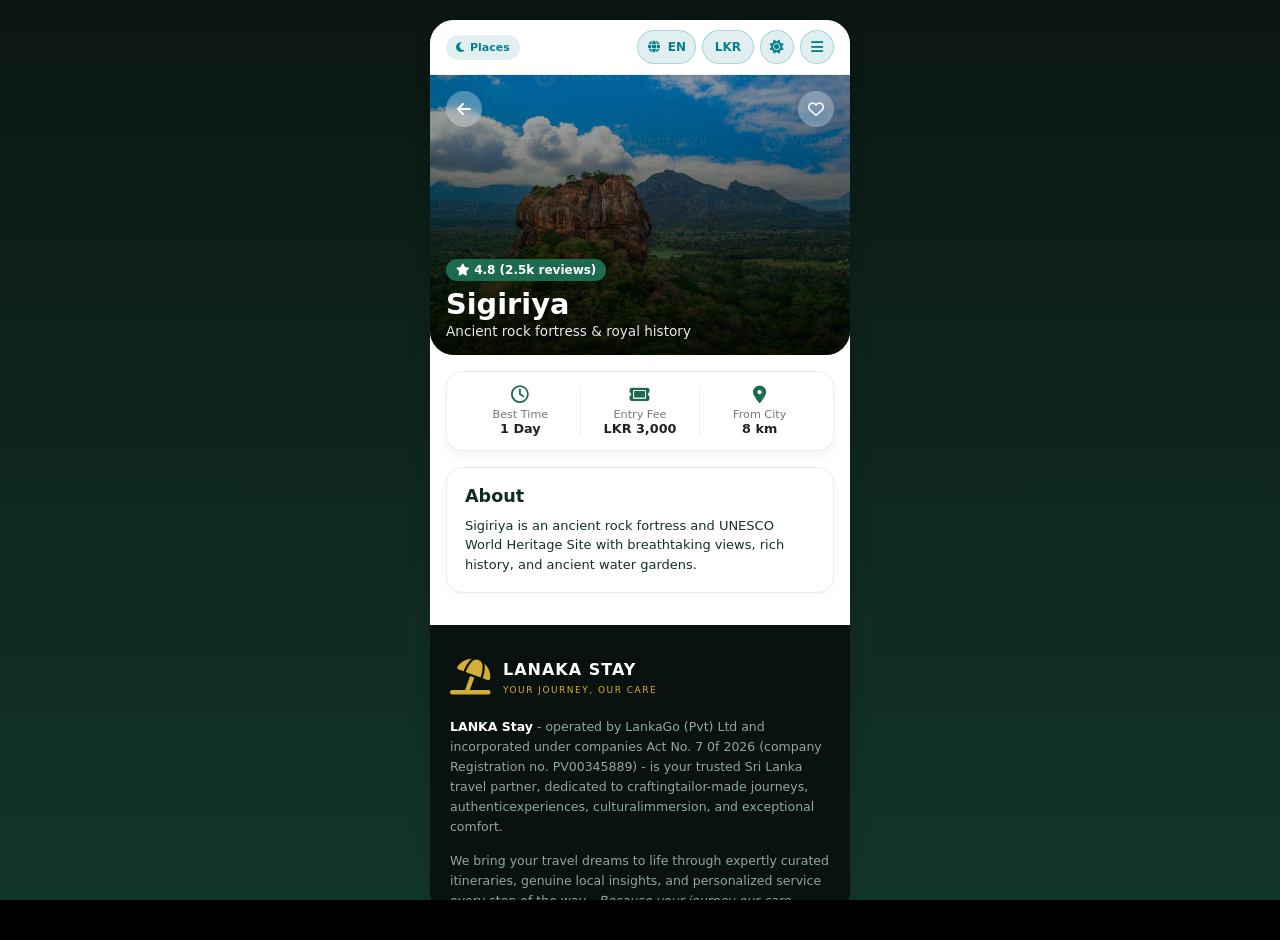
<file: places detail.html>
<!DOCTYPE html>
<html lang="en">

<head>
  <meta charset="UTF-8">
  <meta name="viewport" content="width=device-width, initial-scale=1.0">
  <title>Sigiriya - Travel Guide</title>
  <link rel="stylesheet" href="https://cdnjs.cloudflare.com/ajax/libs/font-awesome/6.5.1/css/all.min.css">
  <link rel="stylesheet" href="stylego.css">
</head>

<body>
  <div class="app">
<div class="sys-utility-bar">
  <div class="sys-alert"><i class="fa-solid fa-moon"></i>Places</div>
  <div class="sys-utility-controls">
    <label class="sys-select">
      <i class="fa-solid fa-globe"></i>
      <select id="langSelect" onchange="setLanguage(this.value)" aria-label="Language">
        <option value="en">EN</option>
        <option value="si">සිං</option>
        <option value="ta">த</option>
      </select>
    </label>
        <button class="sys-btn sys-curr-btn" onclick="toggleCurrency()" aria-label="Currency">LKR</button>
        <button class="sys-btn sys-theme-btn" onclick="toggleDarkMode()" aria-label="Toggle dark mode">
          <i class="fa-solid fa-sun"></i><i class="fa-solid fa-moon"></i>
          <button class="sys-btn sys-theme-btn" onclick="toggleMenu()" aria-label="Open Menu">
            <i class="fa-solid fa-bars"></i>
          </button>
        </button>

        <!-- Slide-out Drawer Navigation Menu -->
        <div id="navDrawer" class="nav-drawer">
          <div class="drawer-header">
            <div class="footer-logo" style="margin-bottom:0;">
              <i class="fa-solid fa-umbrella-beach logo-icon-gold" style="font-size:24px;"></i>
              <div class="logo-text">
                <h2 class="color123">LANKA STAY</h2>
              </div>
            </div>
            <button class="close-btn" onclick="toggleMenu()" aria-label="Close Menu"><i
                class="fa-solid fa-xmark"></i></button>
          </div>

          <div class="drawer-content">
            <span class="drawer-section-title">EXPLORE</span>
            <a href="index.html" class="drawer-link active">Home</a>
            <a href="hotel.html" class="drawer-link">Hotel Packages</a>
            <a href="explore.html" class="drawer-link">Explore</a>
            <a href="planner.html" class="drawer-link">Trip Planner</a>
            <a href="explore.html" class="drawer-link">Destinations</a>
            <a href="planner.html" class="drawer-link">Day Tours</a>
            <a href="profile.html" class="drawer-link">Profile</a>

            <span class="drawer-section-title">MORE</span>
            <a href="index.html" class="drawer-link">Why Us</a>
            <a href="index.html" class="drawer-link">Blog</a>
            <a href="index.html" class="drawer-link">Testimonials</a>
            <a href="saved.html" class="drawer-link">Saved</a>
          </div>
        </div>

        <!-- Background Dark Overlay -->
        <div id="drawerOverlay" class="drawer-overlay" onclick="toggleMenu()"></div>
      </div>
    </div>


    <main class="screen">
      <header class="loc-hero" style="background-image:url('.//images/ssg.jpg');">
        <div class="loc-hero-overlay">
          <nav class="loc-top-nav">
            <button class="loc-icon-btn" onclick="history.back()"><i class="fa-solid fa-arrow-left"></i></button>
            <button class="loc-icon-btn"><i class="fa-regular fa-heart"></i></button>
          </nav>
          <div class="loc-hero-content">
            <div class="loc-rating-badge"><i class="fa-solid fa-star"></i> 4.8 (2.5k reviews)</div>
            <h1 class="loc-title-text">Sigiriya</h1>
            <p class="loc-subtitle-text">Ancient rock fortress &amp; royal history</p>
          </div>
        </div>
      </header>

      <div class="loc-container">
        <div class="loc-stats-bar">
          <div class="loc-stat-item"><i class="fa-regular fa-clock"></i><span>Best Time</span><strong>1 Day</strong>
          </div>
          <div class="loc-stat-item"><i class="fa-solid fa-ticket"></i><span>Entry Fee</span><strong data-lkr="3000">LKR
              3,000</strong></div>
          <div class="loc-stat-item"><i class="fa-solid fa-location-dot"></i><span>From City</span><strong>8 km</strong>
          </div>
        </div>

        <section class="loc-section">
          <h2 class="loc-section-title">About</h2>
          <p style="font-size:13px; line-height:1.5;">Sigiriya is an ancient rock fortress and UNESCO World Heritage
            Site with breathtaking views, rich history, and ancient water gardens.</p>
        </section>
      </div>

            <!-- Mobile App Comprehensive Footer -->
       <footer class="app-footer">

        <div class="fotter-brand-section">
          <div class="footer-logo">
            <i class="fa-solid fa-umbrella-beach logo-icon-gold"></i>
            <div class="logo-text">
              <h2>LANAKA STAY</h2>
              <small>YOUR JOURNEY, OUR CARE</small>
            </div>
          </div>
          <p class="footer-about-text">
            <strong>LANKA Stay</strong><span data-i18n="fd1"> - operated by LankaGo (Pvt) Ltd and incorporated under companies Act No. 7 0f 2026 (company Registration no. PV00345889) - is your trusted Sri Lanka travel partner, dedicated to craftingtailor-made journeys, authenticexperiences, culturalimmersion, and exceptional comfort.
          </span></p>

          <p class="footer-about-text"><span data-i18n="fd2">
            We bring your travel dreams to life through expertly curated itineraries, genuine local insights, and personalized service every step of the way - <em>Because your journey our care.</em>
          </span></p>

          <div class="footer-social-icons">
            <a href="#"><i class="fa-brands fa-linkedin-in"></i></a>
            <a href="#"><i class="fa-brands fa-facebook-f"></i></a>
            <a href="#"><i class="fa-brands fa-instagram"></i></a>
            <a href="#"><i class="fa-brands fa-youtube"></i></a>
            <a href="#"><i class="fa-brands fa-pinterest-p"></i></a>
            <a href="#"><i class="fa-brands fa-x-twitter"></i></a>
            <a href="#"><i class="fa-brands fa-tiktok"></i></a>
          </div>

          <div class="footer-partner-badge">
            <span class="badge-tag">PARTNERED ON SOCIAL MEDIA</span>
            <div class="partner-box-content">
              <div class="partner-logo-title">Pick Me</div>
              <div class="partner-sub">official Travel Media Partner</div>
            </div>
          </div>
        </div>

        <hr class="footer-divider">

        <div class="footer-block">
          <h3 class="footer-heading"><span data-i18n="lh">QUICK LINKS</span></h3>
          <ul class="footer-nav-list">
            <li><a href="index.html"><span data-i18n="l1">Home</span></a></li>
            <li><a href="index.html"><span data-i18n="l2">Travel Testimonials</span></a></li>
            <li><a href="index.html"><span data-i18n="l3">Tour Package</span></a></li>
            <li><a href="index.html"><span data-i18n="l4">Day Tours</span></a></li>
            <li><a href="index.html"><span data-i18n="l5">Destinations</span></a></li>
            <li><a href="index.html"><span data-i18n="l6">Tailor Made Tours</span></a></li>
            <li><a href="index.html"><span data-i18n="l7">MICE &amp; Corporate Travel</span></a></li>
            <li><a href="index.html"><span data-i18n="l8">Blog</span></a></li>
            <li><a href="index.html"><span data-i18n="l9">Careers</span></a></li>
            <li><a href="index.html"><span data-i18n="l10">Our Partners</span></a></li>
            <li><a href="index.html"><span data-i18n="l11">pay-fee-PVT-Ltd</span></a></li>
            <li><a href="index.html"><span data-i18n="l12">Faq</span></a></li>
            <li><a href="index.html"><span data-i18n="l13">About Us</span></a></li>
            <li><a href="index.html"><span data-i18n="l14">Contackt Us</span></a></li>
            <li><a href="index.html"><span data-i18n="l15">Rate Us</span></a></li>
          </ul>
        </div>

        <hr class="footer-divider">

        <div class="footer-block">
          <h3 class="footer-heading"><span data-i18n="destinations">DESTINATIONS</span></h3>
          <ul class="footer-nav-list">
            <li><a href="#"><span data-i18n="sigiriya">Sigiriya</span></a></li>
            <li><a href="#"><span data-i18n="kandy">Kandy</span></a></li>
            <li><a href="#"><span data-i18n="ella">Ella</span></a></li>
            <li><a href="#"><span data-i18n="nuwara_eliya">Nuwara Eliya</span></a></li>
            <li><a href="#"><span data-i18n="mirissa">Mirissa</span></a></li>
            <li><a href="#"><span data-i18n="galle">Galle</span></a></li>
            <li><a href="#"><span data-i18n="yala_national_park">Yala National Park</span></a></li>
            <li><a href="#"><span data-i18n="colombo">Colombo</span></a></li>
            <li><a href="#"><span data-i18n="arugam_bay">Arugam Bay</span></a></li>
          </ul>
        </div>

        <div class="footer-block">
          <h3 class="footer-heading">BROWSE SRI LANKA TOURS</h3>
          <div class="footer-tags-wrapper">
            <a href="#" class="tour-chip">Wildlife Safaris</a>
            <a href="#" class="tour-chip">Honeymoon Pakages</a>
            <a href="#" class="tour-chip">Luxury Packages</a>
            <a href="#" class="tour-chip">Family Trips</a>
            <a href="#" class="tour-chip">Ayurveda &amp; Wellness</a>
            <a href="#" class="tour-chip">Cultural Tours</a>
            <a href="#" class="tour-chip">Heritage &amp; History</a>
            <a href="#" class="tour-chip">Beach holidays</a>
            <a href="#" class="tour-chip">Adventure Tours</a>
            <a href="#" class="tour-chip">Nature &amp; Hills</a>
            <a href="#" class="tour-chip">Private Transfers</a>
            <a href="#" class="tour-chip">Scenic Train Journeys</a>
            <a href="#" class="tour-chip">7 Days in Sri Lanka</a>
            <a href="#" class="tour-chip">10 Days in Sri Lanka</a>
            <a href="#" class="tour-chip">12 Days in Sri Lanka</a>
            <a href="#" class="tour-chip">14 Days in Sri Lanka</a>
          </div>
        </div>

        <hr class="footer-divider">

        <div class="footer-block">
          <h3 class="footer-heading">OUR OFFICE</h3>
          <ul class="footer-contact-list">
            <li>
              <i class="fa-solid fa-phone"></i>
              <span>Hotline: +94 85 345 3454</span>
            </li>
            <li>
              <i class="fa-solid fa-phone-volume"></i>
              <span>Genaral: +94 11 478 6784</span>
            </li>
            <li>
              <i class="fa-solid fa-whatsapp"></i>
              <span>Chat On WhatsApp</span>
            </li>
            <li>
              <i class="fa-solid fa-envelope"></i>
              <span>info@lankastay.com</span>
            </li>
            <li>
              <i class="fa-solid fa-location-dot"></i>
              <span>Lanka Stay (Pvt) Ltd, No. 105/A1, Western Province, Colombo3, Sri Lanka</span>
            </li>
          </ul>
        </div>

        <div class="footer-newsletter-card">
          <h3 class="newsletter-sub">Subsscribe to recive travel tips and exclusive offers.</h3>
          <from class="newsletter-form" onsubmit="event.preventDefault(); alert('Subsscribe successfully!');">
            <input type="text" placeholder="Your Name" required>
            <input type="email" placeholder="Your Email" required>
            <button type="submit">Subscribe Now</button>
          </from>
        </div>

        <div class="footer-legal">
          <p>&copy; 2026 <strong>Lanka Stay (Pvt) Ltd</strong>. All rights reserved.</p>
          <div class="footer-legal-links">
            <a href="#">Privacy Policy</a> &bull;
            <a href="#">Terms and Conditions</a> &bull;
            <a href="#">Cookie Policy</a> &bull;
            <a href="#">Sitemap</a>
          </div>
        </div>

       </footer>
    </main>

  </div>
  <script src="translations.js"></script>
  <script src="app.js"></script>
  <script src="elephant-bot.js"></script>
</body>

</html>
</file>
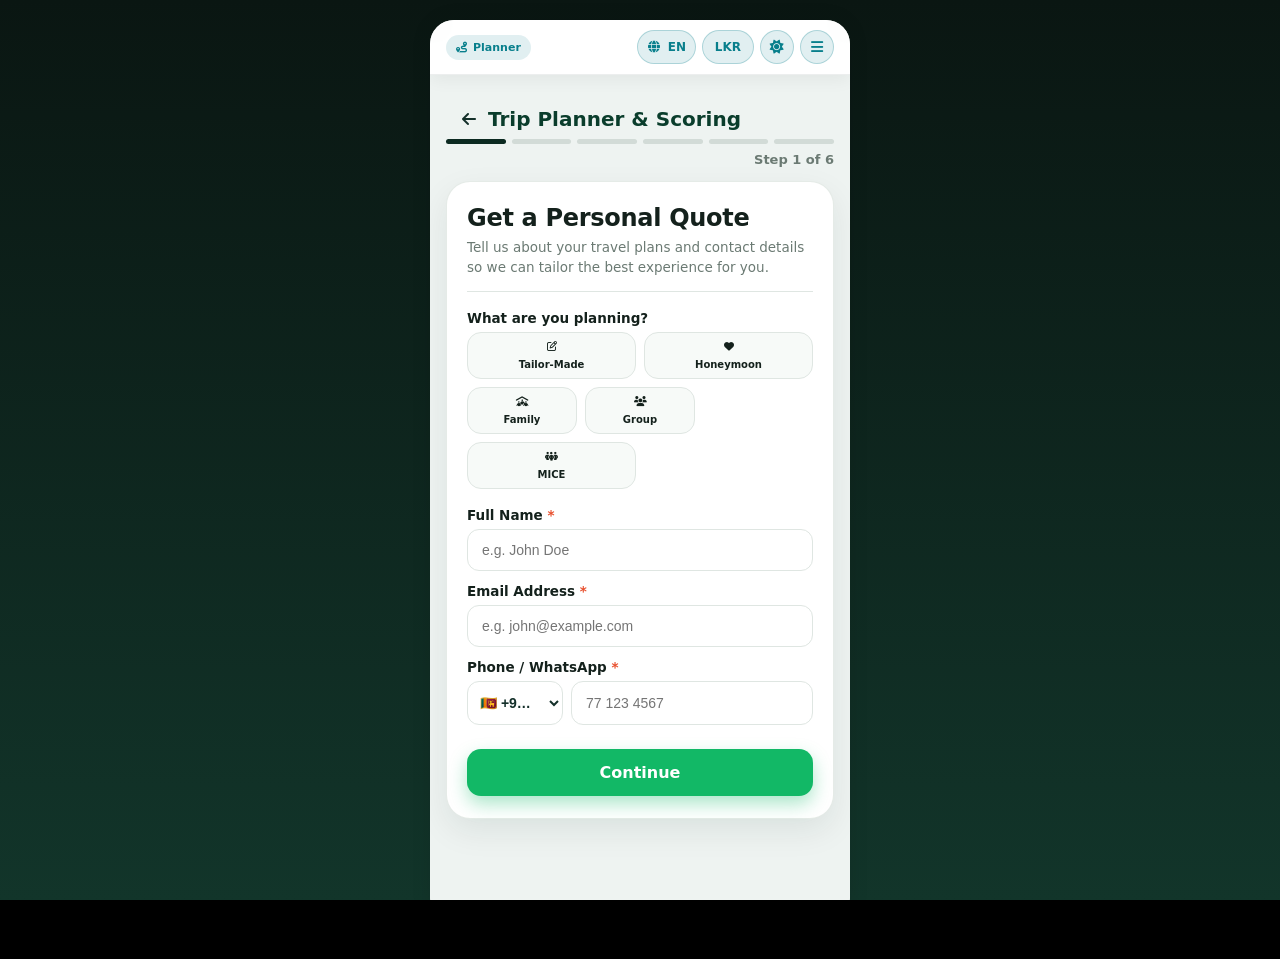
<file: planner.html>
<!DOCTYPE html>
<html lang="en">

<head>
  <meta charset="UTF-8">
  <meta name="viewport" content="width=device-width, initial-scale=1.0">
  <title>Trip Planner - LankaStay</title>
  <link rel="stylesheet" href="https://cdnjs.cloudflare.com/ajax/libs/font-awesome/6.5.1/css/all.min.css">
  <link rel="stylesheet" href="stylego.css">
</head>

<body>
  <div class="app" id="appFrame">
    <div class="sys-utility-bar">
      <div class="sys-alert"><i class="fa-solid fa-route"></i>Planner</div>
      <div class="sys-utility-controls">
        <label class="sys-select">
          <i class="fa-solid fa-globe"></i>
          <select id="langSelect" onchange="setLanguage(this.value)" aria-label="Language">
            <option value="en">EN</option>
            <option value="si">සිං</option>
            <option value="ta">த</option>
          </select>
        </label>
        <button class="sys-btn sys-curr-btn" onclick="toggleCurrency()" aria-label="Currency">LKR</button>
        <button class="sys-btn sys-theme-btn" onclick="toggleDarkMode()" aria-label="Toggle dark mode">
          <i class="fa-solid fa-sun"></i><i class="fa-solid fa-moon"></i>
          <button class="sys-btn sys-theme-btn" onclick="toggleMenu()" aria-label="Open Menu">
            <i class="fa-solid fa-bars"></i>
          </button>
        </button>

        <!-- Slide-out Drawer Navigation Menu -->
        <div id="navDrawer" class="nav-drawer">
          <div class="drawer-header">
            <div class="footer-logo" style="margin-bottom:0;">
              <i class="fa-solid fa-umbrella-beach logo-icon-gold" style="font-size:24px;"></i>
              <div class="logo-text">
                <h2 class="color123">LANKA STAY</h2>
              </div>
            </div>
            <button class="close-btn" onclick="toggleMenu()" aria-label="Close Menu"><i
                class="fa-solid fa-xmark"></i></button>
          </div>

          <div class="drawer-content">
            <span class="drawer-section-title">EXPLORE</span>
            <a href="index.html" class="drawer-link active">Home</a>
            <a href="hotel.html" class="drawer-link">Hotel Packages</a>
            <a href="explore.html" class="drawer-link">Explore</a>
            <a href="planner.html" class="drawer-link">Trip Planner</a>
            <a href="explore.html" class="drawer-link">Destinations</a>
            <a href="planner.html" class="drawer-link">Day Tours</a>
            <a href="profile.html" class="drawer-link">Profile</a>

            <span class="drawer-section-title">MORE</span>
            <a href="index.html" class="drawer-link">Why Us</a>
            <a href="index.html" class="drawer-link">Blog</a>
            <a href="index.html" class="drawer-link">Testimonials</a>
            <a href="saved.html" class="drawer-link">Saved</a>
          </div>
        </div>

        <!-- Background Dark Overlay -->
        <div id="drawerOverlay" class="drawer-overlay" onclick="toggleMenu()"></div>
      </div>
    </div>


    <main class="screen planner-screen">
      <header class="page-header">
        <a href="index.html"><i class="fa-solid fa-arrow-left"></i></a>
        <h2 data-i18n="planner">Trip Planner &amp; Scoring</h2>
      </header>

      <div class="planner-wrapper">
        <div class="plan-progress" id="progress">
          <span></span><span></span><span></span><span></span><span></span><span></span></div>
        <p class="plan-step-meta" id="stepMeta"><b>Step 1 of 6</b></p>

        <!-- STEP 1: Personal Quote -->
        <section class="plan-step active" data-step="1">
          <div class="plan-card">
            <div class="plan-card-header">
              <h1 class="plan-heading">Get a Personal Quote</h1>
              <p class="plan-sub">Tell us about your travel plans and contact details so we can tailor the best
                experience for you.</p>
            </div>

            <div class="plan-section">
              <label class="plan-lbl">What are you planning?<b class="plan-req"></b></label>
              <div class="plan-types" id="types">
                <button type="button" class="plan-type wide" data-g="style" data-v="Tailor-Made"><i
                    class="fa-regular fa-pen-to-square"></i>Tailor-Made</button>
                <button type="button" class="plan-type wide" data-g="style" data-v="Honeymoon"><i
                    class="fas fa-heart"></i>Honeymoon</button>
                <button type="button" class="plan-type" data-g="who" data-v="Family"><i
                    class="fa-solid fa-people-roof"></i>Family</button>
                <button type="button" class="plan-type" data-g="who" data-v="Group"><i
                    class="fa-solid fa-users"></i>Group</button>
                <button type="button" class="plan-type wide" data-g="who" data-v="MICE"><i
                    class="fa-solid fa-people-group"></i>MICE</button>
              </div>
              <p class="plan-err" id="err-type"></p>
            </div>

            <div class="plan-section">
              <label class="plan-lbl" for="fullName">Full Name <b class="plan-req">*</b></label>
              <input class="plan-field" id="fullName" type="text" placeholder="e.g. John Doe" autocomplete="name">
              <p class="plan-err" id="err-name"></p>

              <label class="plan-lbl" for="email">Email Address <b class="plan-req">*</b></label>
              <input class="plan-field" id="email" type="email" placeholder="e.g. john@example.com"
                autocomplete="email">
              <p class="plan-err" id="err-email"></p>

              <label class="plan-lbl">Phone / WhatsApp <span class="plan-req">*</span></label>
              <div class="plan-phone-row">
                <select id="userCountry" class="plan-field plan-cc" aria-label="Country Code">
                  <option value="+94" data-short="🇱🇰 +94" selected>🇱🇰 +94 - Sri Lanka</option>
                  <option value="+1" data-short="🇺🇸 +1">🇺🇸 +1 - USA / Canada</option>
                  <option value="+44" data-short="🇬🇧 +44">🇬🇧 +44 - United Kingdom</option>
                  <option value="+61" data-short="🇦🇺 +61">🇦🇺 +61 - Australia</option>
                  <option value="+91" data-short="🇮🇳 +91">🇮🇳 +91 - India</option>
                  <option value="+49" data-short="🇩🇪 +49">🇩🇪 +49 - Germany</option>
                  <option value="+33" data-short="🇫🇷 +33">🇫🇷 +33 - France</option>
                  <option value="+81" data-short="🇯🇵 +81">🇯🇵 +81 - Japan</option>
                  <option value="+971" data-short="🇦🇪 +971">🇦🇪 +971 - United Arab Emirates</option>
                  <option value="+65" data-short="🇸🇬 +65">🇸🇬 +65 - Singapore</option>
                </select>
                <input type="tel" id="userPhone" class="plan-field" placeholder="77 123 4567">
              </div>
              <p class="plan-err" id="err-phone"></p>
            </div>

            <div class="plan-btn-row">
              <button type="button" class="plan-btn plan-primary" data-next>Continue</button>
            </div>
          </div>
        </section>
        <br>
        <br>

        <!-- STEP 2: Destinations -->
        <section class="plan-step" data-step="2">
          <div class="plan-card">
            <div class="plan-card-header">
              <h2 class="plan-title">Select Destinations</h2>
              <p class="plan-sub">Where would you like to travel? Select all the destinations you wish to visit in Sri
                Lanka.</p>
            </div>

            <div class="plan-dest-grid" id="destGrid"></div>
            <p class="plan-err" id="err-dest"></p>

            <div class="plan-btn-row">
              <button type="button" class="plan-btn plan-btn-back" data-back>Back</button>
              <button type="button" class="plan-btn plan-primary" data-next>Continue</button>
            </div>
          </div>
          <br>
          <br>
        </section>

        <!-- STEP 3: Travel Dates -->
        <section class="plan-step" data-step="3">
          <div class="plan-card">
            <div class="plan-card-header">
              <h2 class="plan-title">Travel Dates &amp; Group</h2>
              <p class="plan-sub">Pick your estimated arrival and departure dates, and tell us how many guests are
                travelling.</p>
            </div>

            <div class="plan-cal-head">
              <span id="calTitle" class="plan-cal-title"></span>
              <div class="plan-cal-nav-wrap">
                <button type="button" class="plan-cal-nav" id="calPrev" aria-label="Previous month"><i
                    class="fa-solid fa-chevron-left"></i></button>
                <button type="button" class="plan-cal-nav" id="calNext" aria-label="Next month"><i
                    class="fa-solid fa-chevron-right"></i></button>
              </div>
            </div>

            <div class="plan-cal-grid plan-cal-dow">
              <span>Su</span><span>Mo</span><span>Tu</span><span>We</span><span>Th</span><span>Fr</span><span>Sa</span>
            </div>
            <div class="plan-cal-grid" id="calDays"></div>

            <div class="plan-section">
              <label class="plan-lbl">Selected Dates</label>
              <div class="plan-date-row">
                <input class="plan-field" id="arrival" type="text" placeholder="Arrival Date" readonly>
                <input class="plan-field" id="departure" type="text" placeholder="Departure Date" readonly>
              </div>
              <p class="plan-err" id="err-dates"></p>
            </div>

            <div class="plan-section">
              <label class="plan-lbl" for="adults">Number of Adults</label>
              <select class="plan-field" id="adults"></select>

              <label class="plan-lbl" for="children">Number of Children</label>
              <select class="plan-field" id="children"></select>
            </div>

            <div class="plan-btn-row">
              <button type="button" class="plan-btn plan-btn-back" data-back>Back</button>
              <button type="button" class="plan-btn plan-primary" data-next>Continue</button>
            </div>
          </div>
          <br>
          <br>
        </section>

        <!-- STEP 4: Budget -->
        <section class="plan-step" data-step="4">
          <div class="plan-card">
            <div class="plan-card-header">
              <h2 class="plan-title">Budget Details</h2>
              <p class="plan-sub">Set your approximate spending limit and choose your desired accommodation style tier.
              </p>
            </div>

            <div class="plan-section">
              <h3 class="plan-card-title">Estimated Budget</h3>
              <p class="plan-budget-val">$<span id="budgetVal">3000</span> <small>per person</small></p>
              <input type="range" id="budget" min="500" max="8000" step="100" value="3000">
              <div class="plan-range-labels">
                <span>Under $500</span>
                <span>Approximate Budget</span>
                <span>Above $8000</span>
              </div>
            </div>

            <hr class="plan-hr">

            <div class="plan-section">
              <h3 class="plan-card-title">Budget Tier</h3>
              <div class="plan-radios" id="tier">
                <label><input type="radio" name="tier" value="Mid-Range" checked><i></i>Mid-Range</label>
                <label><input type="radio" name="tier" value="Luxury"><i></i>Luxury</label>
                <label><input type="radio" name="tier" value="Boutique"><i></i>Boutique</label>
              </div>
            </div>

            <div class="plan-btn-row">
              <button type="button" class="plan-btn plan-btn-back" data-back>Back</button>
              <button type="button" class="plan-btn plan-primary" data-next>Continue</button>
            </div>
          </div>
          <br>
          <br>
        </section>

        <!-- STEP 5: Preferences -->
        <section class="plan-step" data-step="5">
          <div class="plan-card">
            <div class="plan-card-header">
              <h2 class="plan-title">Your Preferences</h2>
              <p class="plan-sub">Customize your stay types, favorite travel activities, and add any special
                requirements.</p>
            </div>

            <div class="plan-section">
              <h3 class="plan-card-title">Accommodation Type</h3>
              <div class="plan-chips" id="stayChips">
                <button type="button" class="plan-chip" data-v="Hotels">Hotels</button>
                <button type="button" class="plan-chip" data-v="Resorts">Resorts</button>
                <button type="button" class="plan-chip" data-v="Villas">Villas</button>
                <button type="button" class="plan-chip" data-v="Camping">Camping</button>
              </div>
            </div>

            <div class="plan-section">
              <h3 class="plan-card-title">Activities</h3>
              <div class="plan-chips" id="actChips">
                <button type="button" class="plan-chip plan-pill" data-v="Cultural Tours"><i
                    class="fa-solid fa-landmark"></i>Cultural Tours</button>
                <button type="button" class="plan-chip plan-pill" data-v="Wildlife Safari"><i
                    class="fa-solid fa-paw"></i>Wildlife Safari</button>
                <button type="button" class="plan-chip plan-pill" data-v="Hiking"><i
                    class="fa-solid fa-person-hiking"></i>Hiking</button>
                <button type="button" class="plan-chip plan-pill" data-v="Beach &amp; Surf"><i
                    class="fa-solid fa-umbrella-beach"></i>Beach &amp; Surf</button>
                <button type="button" class="plan-chip plan-pill" data-v="Culinary Experiences"><i
                    class="fa-solid fa-utensils"></i>Culinary Experiences</button>
                <button type="button" class="plan-chip plan-pill" data-v="Tea Trails"><i
                    class="fa-solid fa-mug-hot"></i>Tea Trails</button>
              </div>
            </div>

            <div class="plan-section">
              <h3 class="plan-card-title">Special Requests</h3>
              <textarea class="plan-field" id="requests" rows="4"
                placeholder="Mention dietary preferences, accessibility needs, or special occasions..."></textarea>
            </div>

            <div class="plan-btn-row">
              <button type="button" class="plan-btn plan-btn-back" data-back>Back</button>
              <button type="button" class="plan-btn plan-primary" data-next>Next</button>
            </div>
          </div>
          <br>
          <br>
        </section>

        <!-- STEP 6: Summary & Results -->
        <section class="plan-step" data-step="6">
          <div class="plan-card plan-center" id="summaryCard">
            <h2 class="plan-title big">Almost Done!</h2>
            <p class="plan-sub mb-14">Review your travel plan summary before running our smart AI prediction engine.</p>
            <div class="plan-summary" id="summary"></div>
            <p class="plan-note">Once you click below, our system will calculate your estimated fit score, costs, and
              travel route recommendations.</p>

            <div class="plan-btn-row">
              <button type="button" class="plan-btn plan-btn-back" data-back>Back</button>
              <button type="button" class="plan-btn plan-primary" id="predictBtn">Get My Trip Prediction</button>
            </div>
          </div>

          <div class="plan-card plan-center" id="loadingCard" hidden>
            <div class="plan-spinner"></div>
            <h2 class="plan-title big">Analysing your trip…</h2>
            <p class="plan-note">Our AI model is checking weather conditions, budget alignment, and optimal route
              distances.</p>
          </div>

          <div id="resultWrap" hidden>
            <h2 class="plan-title big">Your Trip Prediction</h2>
            <p class="plan-src" id="srcNote"></p>

            <div class="plan-card plan-score-card">
              <div class="plan-ring" id="ring">
                <div><b id="fitScore">0</b><small>Trip Fit</small></div>
              </div>
              <div class="plan-score-info">
                <h3 id="fitLabel"></h3>
                <p id="fitText"></p>
              </div>
            </div>

            <div class="plan-stats">
              <div class="plan-stat"><small>Predicted cost</small><b id="costPP"></b><span id="costRange"></span></div>
              <div class="plan-stat"><small>Group total</small><b id="costTotal"></b><span>all travellers</span></div>
              <div class="plan-stat"><small>Best season</small><b id="season"></b><span id="weather"></span></div>
              <div class="plan-stat"><small>Road travel</small><b id="travelHrs"></b><span>between stops</span></div>
            </div>

            <div class="plan-card">
              <h3 class="plan-card-title">About your trip</h3>
              <p class="plan-desc" id="descText"></p>
            </div>
            <div class="plan-card">
              <h3 class="plan-card-title">Recommended stays</h3>
              <div id="hotelList"></div>
            </div>
            <div class="plan-card">
              <h3 class="plan-card-title">Suggested itinerary</h3>
              <ol class="plan-itin" id="itin"></ol>
            </div>
            <div class="plan-card">
              <h3 class="plan-card-title">Good to know</h3>
              <ul class="plan-notes" id="notes"></ul>
            </div>

            <button type="button" class="plan-btn plan-orange" id="submitBtn">Submit Quote Request</button>
            <button type="button" class="plan-btn plan-ghost" id="editBtn">Edit My Plan</button>
          </div>

          <div class="plan-card plan-center plan-done" id="doneCard" hidden>
            <div class="plan-tick"><i class="fa-solid fa-check"></i></div>
            <h2 class="plan-title big">Thank You!</h2>
            <p class="plan-note">Your quote request and prediction have been saved successfully. Our travel team will
              contact you within 24 hours.</p>
            <a class="plan-btn plan-primary plan-link" href="index.html">Back to Home</a>
          </div>

          <div class="plan-tagline">
            <h3>Your Journey, <span>Designed Around You</span></h3>
            <p>Simple steps to create your tailor-made journey with care and confidence.</p>
          </div>
          <br>
          <br>
        </section>
      </div>
    </main>
  </footer>

  </div>

  <a class="wa-fab" href="https://wa.me/94770000000" target="_blank" rel="noopener" aria-label="WhatsApp"><i
      class="fa-brands fa-whatsapp"></i></a>

  <script src="translations.js"></script>
  <script src="app.js"></script>
  <script src="elephant-bot.js"></script>
  <script>
    /* Lanka Go - Planner (quote wizard) */
    (function () {
      'use strict';

      var API = {BASE: '', PREDICT: '/predict', SAVE: '/quotes'};

      var TOTAL = 6;
      var step = 1;
      var sixMode = 'summary';

      var DESTINATIONS = [
        {name: 'Anuradhapura'},
        {name: 'Sigiriya'},
        {name: 'Ella'},
        {name: 'Nuwara Eliya'},
        {name: 'Colombo'},
        {name: 'Galle'},
        {name: 'Kandy'},
        {name: 'Yala'},
        {name: 'others'}
      ];

      var state = {
        type: '', style: '', who: '', name: '', email: '', phone: '',
        dests: [], start: null, end: null,
        adults: '2', children: '0',
        budget: 3000, tier: 'Mid-Range',
        stays: [], acts: [], requests: ''
      };

      function $(s, r) {return (r || document).querySelector(s);}
      function $$(s, r) {return Array.prototype.slice.call((r || document).querySelectorAll(s));}

      function goTo(n) {
        step = Math.max(1, Math.min(TOTAL, n));
        $$('.plan-step').forEach(function (s) {
          s.classList.toggle('active', Number(s.dataset.step) === step);
        });
        $$('#progress span').forEach(function (b, i) {
          b.className = i + 1 < step ? 'done' : (i + 1 === step ? 'now' : '');
        });
        $('#stepMeta').textContent = 'Step ' + step + ' of ' + TOTAL;
        if (step === 6) {renderSummary(); showSix('summary');}
        window.scrollTo({top: 0, behavior: 'smooth'});
      }

      function showErr(id, msg, fieldId) {
        var el = $('#' + id);
        if (el) el.textContent = msg || '';
        if (fieldId && $('#' + fieldId)) $('#' + fieldId).classList.toggle('bad', !!msg);
      }

      function validate(n) {
        var ok = true;
        if (n === 1) {
          state.name = $('#fullName').value.trim();
          state.email = $('#email').value.trim();
          state.phone = $('#userPhone') ? $('#userPhone').value.trim() : '';

          showErr('err-type', state.type ? '' : 'Please choose what you are planning.');
          showErr('err-name', state.name.length < 2 ? 'Please enter your full name.' : '', 'fullName');

          var mailOk = /^[^\s@]+@[^\s@]+\.[^\s@]+$/.test(state.email);
          showErr('err-email', mailOk ? '' : 'Please enter a valid email.', 'email');

          var digits = state.phone.replace(/\D/g, '');
          showErr('err-phone', digits.length < 7 ? 'Please enter a valid mobile number.' : '', 'userPhone');

          ok = !!state.type && state.name.length >= 2 && mailOk && digits.length >= 7;
        }
        if (n === 2) {
          ok = state.dests.length > 0;
          showErr('err-dest', ok ? '' : 'Select at least one destination.');
        }
        if (n === 3) {
          ok = !!(state.start && state.end);
          showErr('err-dates', ok ? '' : 'Please pick your arrival and departure dates.');
          state.adults = $('#adults').value;
          state.children = $('#children').value;
        }
        if (n === 5) state.requests = $('#requests').value.trim();
        return ok;
      }

      $$('[data-next]').forEach(function (b) {
        b.addEventListener('click', function () {if (validate(step)) goTo(step + 1);});
      });

      $$('[data-back]').forEach(function (b) {
        b.addEventListener('click', function () {goTo(step - 1);});
      });

      $$('#types .plan-type').forEach(function (b) {
        b.addEventListener('click', function () {
          var g = b.dataset.g, was = b.classList.contains('sel');
          $$('#types .plan-type[data-g="' + g + '"]').forEach(function (x) {x.classList.remove('sel');});
          if (!was) b.classList.add('sel');
          state[g] = was ? '' : b.dataset.v;
          state.type = [state.style, state.who].filter(Boolean).join(' ');
          showErr('err-type', '');
        });
      });

      // Render text-only destination cards
      var grid = $('#destGrid');
      DESTINATIONS.forEach(function (d) {
        var b = document.createElement('button');
        b.type = 'button';
        b.className = 'plan-dest-card';
        b.innerHTML = '<i class="fa-solid fa-location-dot dest-icon"></i>' +
          '<span class="dest-name">' + d.name + '</span>' +
          '<span class="plan-check"><i class="fa-solid fa-check"></i></span>';
        b.addEventListener('click', function () {
          var i = state.dests.indexOf(d.name);
          if (i > -1) state.dests.splice(i, 1); else state.dests.push(d.name);
          b.classList.toggle('sel', i === -1);
          showErr('err-dest', '');
        });
        grid.appendChild(b);
      });

      var MONTHS = ['January', 'February', 'March', 'April', 'May', 'June', 'July', 'August', 'September', 'October', 'November', 'December'];
      var today = new Date(); today.setHours(0, 0, 0, 0);
      var view = new Date(today.getFullYear(), today.getMonth(), 1);

      function fmt(d) {
        return d ? d.getDate() + ' ' + MONTHS[d.getMonth()].slice(0, 3) + ' ' + d.getFullYear() : '';
      }

      function renderCal() {
        $('#calTitle').textContent = MONTHS[view.getMonth()] + ' ' + view.getFullYear();
        var days = $('#calDays');
        days.innerHTML = '';
        var first = new Date(view.getFullYear(), view.getMonth(), 1).getDay();
        var count = new Date(view.getFullYear(), view.getMonth() + 1, 0).getDate();
        for (var e = 0; e < first; e++) {
          var sp = document.createElement('span'); sp.className = 'plan-day empty'; days.appendChild(sp);
        }
        for (var n = 1; n <= count; n++) {
          (function (n) {
            var d = new Date(view.getFullYear(), view.getMonth(), n);
            var b = document.createElement('button');
            b.type = 'button';
            b.className = 'plan-day';
            b.textContent = n;
            var t = d.getTime();
            if (d < today) {b.classList.add('off'); b.disabled = true;}
            if (state.start && t === state.start.getTime()) b.classList.add('range', 'start');
            if (state.end && t === state.end.getTime()) b.classList.add('range', 'end');
            if (state.start && state.end && t > state.start.getTime() && t < state.end.getTime()) b.classList.add('range');
            if (state.start && !state.end && t === state.start.getTime()) b.classList.add('end');
            b.addEventListener('click', function () {pick(d);});
            days.appendChild(b);
          })(n);
        }
      }

      function pick(d) {
        if (!state.start || state.end || d < state.start) {state.start = d; state.end = null;}
        else {state.end = d;}
        $('#arrival').value = fmt(state.start);
        $('#departure').value = fmt(state.end);
        showErr('err-dates', '');
        renderCal();
      }

      $('#calPrev').addEventListener('click', function () {
        var prev = new Date(view.getFullYear(), view.getMonth() - 1, 1);
        if (prev >= new Date(today.getFullYear(), today.getMonth(), 1)) {view = prev; renderCal();}
      });
      $('#calNext').addEventListener('click', function () {
        view = new Date(view.getFullYear(), view.getMonth() + 1, 1); renderCal();
      });

      function fillSelect(id, from, to, def) {
        var s = $('#' + id);
        for (var i = from; i <= to; i++) {
          var o = document.createElement('option'); o.value = i; o.textContent = i;
          if (i === def) o.selected = true;
          s.appendChild(o);
        }
      }
      fillSelect('adults', 1, 12, 2);
      fillSelect('children', 0, 8, 0);
      renderCal();

      $('#budget').addEventListener('input', function (e) {
        state.budget = Number(e.target.value);
        $('#budgetVal').textContent = state.budget;
      });
      $$('input[name=tier]').forEach(function (r) {
        r.addEventListener('change', function () {state.tier = r.value;});
      });

      function chipGroup(id, list) {
        $$('#' + id + ' .plan-chip').forEach(function (c) {
          c.addEventListener('click', function () {
            var v = c.dataset.v, i = list.indexOf(v);
            if (i > -1) list.splice(i, 1); else list.push(v);
            c.classList.toggle('sel', i === -1);
          });
        });
      }
      chipGroup('stayChips', state.stays);
      chipGroup('actChips', state.acts);

      function renderSummary() {
        var rows = [
          ['Planning', state.type],
          ['Destinations', state.dests.join(', ')],
          ['Dates', fmt(state.start) + ' – ' + fmt(state.end)],
          ['Group', state.adults + ' adult' + (state.adults === '1' ? '' : 's') + (Number(state.children) ? ', ' + state.children + ' child' + (state.children === '1' ? '' : 'ren') : '')],
          ['Budget', '$' + state.budget + ' · ' + state.tier],
          ['Stay', state.stays.join(', ') || 'Any'],
          ['Activities', state.acts.join(', ') || 'Any'],
          ['Special Requests', state.requests || 'None']
        ];
        var box = $('#summary');
        box.innerHTML = '';
        rows.forEach(function (r) {
          var row = document.createElement('div');
          var b = document.createElement('b'); b.textContent = r[0];
          var s = document.createElement('span'); s.textContent = r[1];
          row.appendChild(b); row.appendChild(s); box.appendChild(row);
        });
      }

      function showSix(mode) {
        sixMode = mode;
        $('#summaryCard').hidden = mode !== 'summary';
        $('#loadingCard').hidden = mode !== 'loading';
        $('#resultWrap').hidden = mode !== 'result';
        $('#doneCard').hidden = mode !== 'done';
        $('#stepMeta').textContent = mode === 'result' ? 'Prediction ready' : (mode === 'done' ? 'Completed' : 'Step 6 of 6');
        window.scrollTo({top: 0, behavior: 'smooth'});
      }

      function nightsBetween() {
        return Math.max(1, Math.round((state.end - state.start) / 86400000));
      }

      function buildPayload() {
        var ccEl = $('#userCountry');
        var ccVal = ccEl ? ccEl.value : '';
        return {
          plan_type: state.type,
          trip_style: state.style,
          traveller_type: state.who,
          full_name: state.name,
          email: state.email,
          phone: ccVal + ' ' + state.phone,
          destinations: state.dests,
          arrival: iso(state.start),
          departure: iso(state.end),
          nights: nightsBetween(),
          adults: Number(state.adults),
          children: Number(state.children),
          budget_usd: state.budget,
          budget_tier: state.tier,
          accommodation: state.stays,
          activities: state.acts,
          special_requests: state.requests
        };
      }

      function iso(d) {
        var m = d.getMonth() + 1, day = d.getDate();
        return d.getFullYear() + '-' + (m < 10 ? '0' : '') + m + '-' + (day < 10 ? '0' : '') + day;
      }

      function money(n) {return '$' + Math.round(n).toLocaleString('en-US');}

      function callApi(path, body, ms) {
        var ctrl = new AbortController();
        var timer = setTimeout(function () {ctrl.abort();}, ms || 30000);
        return fetch(API.BASE.replace(/\/$/, '') + path, {
          method: 'POST',
          headers: {'Content-Type': 'application/json', 'ngrok-skip-browser-warning': 'true'},
          body: JSON.stringify(body),
          signal: ctrl.signal
        }).then(function (res) {
          clearTimeout(timer);
          if (!res.ok) throw new Error('API error ' + res.status);
          return res.json();
        });
      }

      var GOOD = {
        'Colombo': [12, 1, 2, 3], 'Galle': [12, 1, 2, 3, 4], 'Kandy': [1, 2, 3, 4, 8, 9], 'Sigiriya': [1, 2, 3, 4, 5, 6, 7, 8, 9],
        'Anuradhapura': [1, 2, 3, 4, 5, 6, 7, 8, 9], 'Ella': [1, 2, 3, 4, 8, 9], 'Nuwara Eliya': [2, 3, 4, 8], 'Yala': [2, 3, 4, 5, 6, 7]
      };
      var BLURB = {
        'Anuradhapura': 'Explore the ancient sacred city: Ruwanwelisaya and the Sri Maha Bodhi tree.',
        'Sigiriya': 'Climb the Lion Rock fortress and enjoy a village tour nearby.',
        'Ella': 'Nine Arch Bridge, Little Adam’s Peak and a scenic hill-country train ride.',
        'Nuwara Eliya': 'Tea estates, Gregory Lake and cool “Little England” air.',
        'Colombo': 'Galle Face Green, local markets, museums and street food.',
        'Galle': 'Walk the Galle Fort walls, relax on the beach and catch the sunset.',
        'Kandy': 'Temple of the Tooth, the lake walk and Peradeniya Botanical Gardens.',
        'Yala': 'Morning and evening jeep safaris for leopards and elephants.'
      };

      function mockPredict(p) {
        var base = {'Mid-Range': 85, 'Luxury': 220, 'Boutique': 140}[p.budget_tier] || 100;
        var pp = p.nights * base + p.destinations.length * 35 + p.activities.length * 25;
        var total = pp * p.adults + pp * 0.6 * p.children;
        var month = Number(p.arrival.slice(5, 7));
        var score = p.budget_usd >= pp ? Math.min(92, 72 + (p.budget_usd / pp - 1) * 30) : 72 * (p.budget_usd / pp);
        var notes = [], wet = [];
        p.destinations.forEach(function (d) {if (GOOD[d] && GOOD[d].indexOf(month) === -1) wet.push(d);});
        score -= wet.length * 6;
        if (wet.length) notes.push('Expect showers in ' + wet.join(', ') + ' around your travel dates. Pack a light rain jacket.');
        if (p.budget_usd < pp) notes.push('Your budget is below the estimated cost. Consider fewer nights or a Mid-Range tier.');
        if (p.children > 0) notes.push('Travelling with children: we will prefer family rooms and shorter drives.');
        if (p.destinations.length > 4) notes.push('Many stops in a short time means long driving days. Consider dropping one destination.');
        var hops = Math.max(0, p.destinations.length - 1);
        score = Math.max(20, Math.min(96, Math.round(score - hops * 1.5)));

        var perDest = Math.max(1, Math.floor(p.nights / p.destinations.length)), day = 1;
        var itin = p.destinations.map(function (d, i) {
          var n = i === p.destinations.length - 1 ? Math.max(1, p.nights - perDest * i) : perDest;
          var from = day; day += n;
          return {day: n > 1 ? 'Days ' + from + '–' + (from + n - 1) : 'Day ' + from, title: d, details: BLURB[d] || 'Enjoy the best of ' + d + '.'};
        });
        var hotels = p.destinations.slice(0, 4).map(function (d) {
          return {name: p.budget_tier + ' stay in ' + d, location: d, price_per_night_usd: Math.round(base * 1.4)};
        });
        var bestMonths = wet.length ? 'Dec – Mar' : 'Your dates';
        return {
          fit_score: score,
          predicted_cost_usd_per_person: pp,
          cost_low: pp * 0.88, cost_high: pp * 1.12,
          total_cost_usd: total,
          best_season: bestMonths,
          weather: wet.length ? 'Some wet weather likely' : 'Mostly favourable',
          travel_hours: Math.round(hops * 2.8 * 10) / 10,
          summary: 'A ' + p.nights + '-night ' + p.plan_type.toLowerCase() + ' trip for ' + p.adults + ' adult' + (p.adults > 1 ? 's' : '') +
            (p.children ? ' and ' + p.children + ' child' + (p.children > 1 ? 'ren' : '') : '') + ', covering ' + p.destinations.join(', ') +
            '. Based on your ' + p.budget_tier + ' preference and a budget of ' + money(p.budget_usd) + ' per person, the estimated cost is ' + money(pp) +
            ' per person.' + (p.activities.length ? ' Included activities: ' + p.activities.join(', ') + '.' : ''),
          hotels: hotels,
          itinerary: itin,
          notes: notes.length ? notes : ['Your plan looks well balanced for the season and budget.'],
          source: 'demo'
        };
      }

      function normalise(d) {
        return {
          fit_score: Number(d.fit_score != null ? d.fit_score : d.trip_fit_score) || 0,
          predicted_cost_usd_per_person: Number(d.predicted_cost_usd_per_person != null ? d.predicted_cost_usd_per_person : d.predicted_cost) || 0,
          cost_low: Number(d.cost_low) || 0, cost_high: Number(d.cost_high) || 0,
          total_cost_usd: Number(d.total_cost_usd) || 0,
          best_season: d.best_season || '–', weather: d.weather || '',
          travel_hours: d.travel_hours != null ? d.travel_hours : '–',
          summary: d.summary || d.description || '',
          hotels: d.hotels || d.recommended_hotels || [],
          itinerary: d.itinerary || [],
          notes: d.notes || [],
          source: 'api'
        };
      }

      function el(tag, cls, text) {
        var e = document.createElement(tag);
        if (cls) e.className = cls;
        if (text != null) e.textContent = text;
        return e;
      }

      var lastPrediction = null;

      function renderResult(r) {
        lastPrediction = r;
        var s = Math.max(0, Math.min(100, Math.round(r.fit_score)));
        $('#ring').style.setProperty('--p', s);
        $('#fitScore').textContent = s;
        $('#fitLabel').textContent = s >= 80 ? 'Excellent match' : (s >= 60 ? 'Good match' : (s >= 40 ? 'Fair match' : 'Needs adjusting'));
        $('#fitText').textContent = s >= 60 ? 'Your plan fits the season, budget and route well.' : 'A few changes could make this trip smoother. See the notes below.';
        $('#costPP').textContent = money(r.predicted_cost_usd_per_person);
        $('#costRange').textContent = r.cost_low ? money(r.cost_low) + ' – ' + money(r.cost_high) : 'per person';
        $('#costTotal').textContent = money(r.total_cost_usd || r.predicted_cost_usd_per_person * Number(state.adults));
        $('#season').textContent = r.best_season;
        $('#weather').textContent = r.weather;
        $('#travelHrs').textContent = r.travel_hours + (typeof r.travel_hours === 'number' ? ' h' : '');
        $('#descText').textContent = r.summary;
        $('#srcNote').textContent = r.source === 'demo' ? 'Demo estimate · connect your Colab API for live AI predictions' : 'Live prediction from the Lanka Go AI model';

        var hl = $('#hotelList'); hl.innerHTML = '';
        r.hotels.forEach(function (h) {
          var row = el('div', 'plan-hotel');
          var left = el('div'); left.appendChild(el('b', '', h.name)); left.appendChild(el('small', '', h.location || ''));
          row.appendChild(left);
          if (h.price_per_night_usd != null) row.appendChild(el('span', 'hp', money(h.price_per_night_usd) + ' / night'));
          hl.appendChild(row);
        });

        var it = $('#itin'); it.innerHTML = '';
        r.itinerary.forEach(function (d) {
          var li = el('li');
          li.appendChild(el('b', '', d.day + ' · ' + d.title));
          li.appendChild(el('p', '', d.details));
          it.appendChild(li);
        });

        var nl = $('#notes'); nl.innerHTML = '';
        r.notes.forEach(function (n) {nl.appendChild(el('li', '', n));});
      }

      $('#predictBtn').addEventListener('click', function () {
        var payload = buildPayload();
        showSix('loading');
        var run = API.BASE
          ? callApi(API.PREDICT, payload).then(normalise).catch(function (e) {
            return mockPredict(payload);
          })
          : new Promise(function (ok) {setTimeout(function () {ok(mockPredict(payload));}, 1400);});
        run.then(function (r) {renderResult(r); showSix('result');});
      });

      $('#editBtn').addEventListener('click', function () {goTo(1);});

      $('#submitBtn').addEventListener('click', function () {
        var btn = this;
        var quote = buildPayload();
        quote.prediction = lastPrediction;
        quote.created_at = new Date().toISOString();
        try {localStorage.setItem('lankaGoLastQuote', JSON.stringify(quote));} catch (e) { }
        btn.disabled = true; btn.textContent = 'Sending…';
        var save = API.BASE ? callApi(API.SAVE, quote, 20000) : Promise.resolve();
        save.catch(function (e) { })
          .then(function () {
            btn.disabled = false; btn.textContent = 'Submit Quote Request';
            showSix('done');
            $$('#progress span').forEach(function (b) {b.className = 'done';});
          });
      });

      goTo(1);
    })();

    const countrySelect = document.getElementById('userCountry');

    function updateCountryDisplay() {
      if (!countrySelect) return;
      const selectedOption = countrySelect.options[countrySelect.selectedIndex];
      const shortText = selectedOption.getAttribute('data-short');
    }

    if (countrySelect) {
      countrySelect.addEventListener('change', updateCountryDisplay);
    }
  </script>
</body>

</html>
</file>
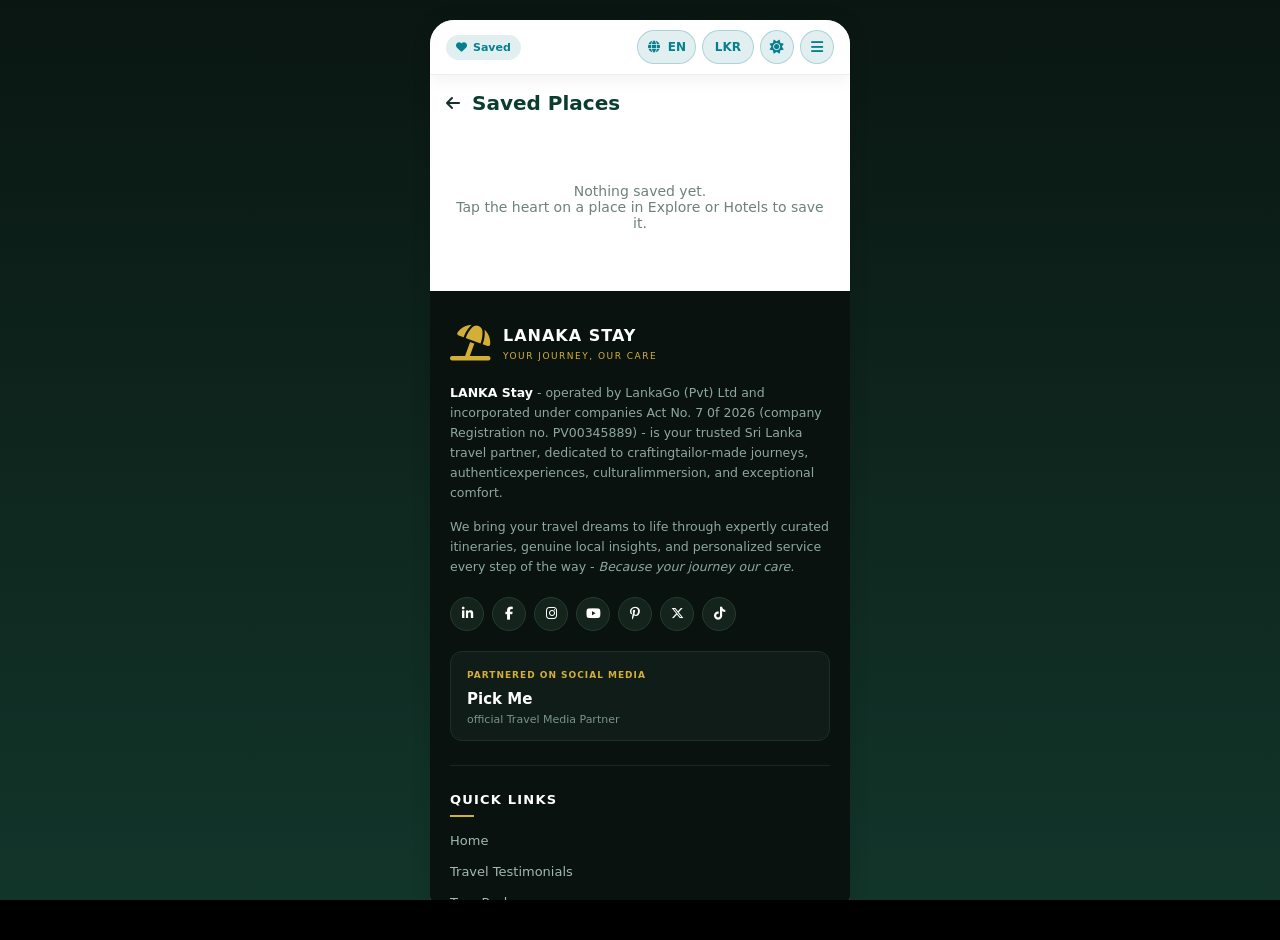
<file: saved.html>
<!DOCTYPE html>
<html lang="en">

<head>
  <meta charset="UTF-8">
  <meta name="viewport" content="width=device-width, initial-scale=1.0">
  <title>Saved Places - LankaStay</title>
  <link rel="stylesheet" href="https://cdnjs.cloudflare.com/ajax/libs/font-awesome/6.5.1/css/all.min.css">
  <link rel="stylesheet" href="stylego.css">
</head>

<body>
  <div class="app">
<div class="sys-utility-bar">
  <div class="sys-alert"><i class="fas fa-heart"></i>Saved</div>
  <div class="sys-utility-controls">
    <label class="sys-select">
      <i class="fa-solid fa-globe"></i>
      <select id="langSelect" onchange="setLanguage(this.value)" aria-label="Language">
        <option value="en">EN</option>
        <option value="si">සිං</option>
        <option value="ta">த</option>
      </select>
    </label>
        <button class="sys-btn sys-curr-btn" onclick="toggleCurrency()" aria-label="Currency">LKR</button>
        <button class="sys-btn sys-theme-btn" onclick="toggleDarkMode()" aria-label="Toggle dark mode">
          <i class="fa-solid fa-sun"></i><i class="fa-solid fa-moon"></i>
          <button class="sys-btn sys-theme-btn" onclick="toggleMenu()" aria-label="Open Menu">
            <i class="fa-solid fa-bars"></i>
          </button>
        </button>

        <!-- Slide-out Drawer Navigation Menu -->
        <div id="navDrawer" class="nav-drawer">
          <div class="drawer-header">
            <div class="footer-logo" style="margin-bottom:0;">
              <i class="fa-solid fa-umbrella-beach logo-icon-gold" style="font-size:24px;"></i>
              <div class="logo-text">
                <h2 class="color123">LANKA STAY</h2>
              </div>
            </div>
            <button class="close-btn" onclick="toggleMenu()" aria-label="Close Menu"><i
                class="fa-solid fa-xmark"></i></button>
          </div>

          <div class="drawer-content">
            <span class="drawer-section-title">EXPLORE</span>
            <a href="index.html" class="drawer-link active">Home</a>
            <a href="hotel.html" class="drawer-link">Hotel Packages</a>
            <a href="explore.html" class="drawer-link">Explore</a>
            <a href="planner.html" class="drawer-link">Trip Planner</a>
            <a href="explore.html" class="drawer-link">Destinations</a>
            <a href="planner.html" class="drawer-link">Day Tours</a>
            <a href="profile.html" class="drawer-link">Profile</a>

            <span class="drawer-section-title">MORE</span>
            <a href="index.html" class="drawer-link">Why Us</a>
            <a href="index.html" class="drawer-link">Blog</a>
            <a href="index.html" class="drawer-link">Testimonials</a>
            <a href="saved.html" class="drawer-link">Saved</a>
          </div>
        </div>

        <!-- Background Dark Overlay -->
        <div id="drawerOverlay" class="drawer-overlay" onclick="toggleMenu()"></div>
      </div>
    </div>


    <main class="screen">
      <header class="page-header">
        <a href="index.html"><i class="fa-solid fa-arrow-left"></i></a>
        <h2 data-i18n="saved_places">Saved Places</h2>
      </header>
      <p class="empty" data-i18n="empty_saved">Nothing saved yet.<br>Tap the heart on a place in Explore or Hotels to
        save it.</p>

              <!-- Mobile App Comprehensive Footer -->
       <footer class="app-footer">

        <div class="fotter-brand-section">
          <div class="footer-logo">
            <i class="fa-solid fa-umbrella-beach logo-icon-gold"></i>
            <div class="logo-text">
              <h2>LANAKA STAY</h2>
              <small>YOUR JOURNEY, OUR CARE</small>
            </div>
          </div>
          <p class="footer-about-text">
            <strong>LANKA Stay</strong><span data-i18n="fd1"> - operated by LankaGo (Pvt) Ltd and incorporated under companies Act No. 7 0f 2026 (company Registration no. PV00345889) - is your trusted Sri Lanka travel partner, dedicated to craftingtailor-made journeys, authenticexperiences, culturalimmersion, and exceptional comfort.
          </span></p>

          <p class="footer-about-text"><span data-i18n="fd2">
            We bring your travel dreams to life through expertly curated itineraries, genuine local insights, and personalized service every step of the way - <em>Because your journey our care.</em>
          </span></p>

          <div class="footer-social-icons">
            <a href="#"><i class="fa-brands fa-linkedin-in"></i></a>
            <a href="#"><i class="fa-brands fa-facebook-f"></i></a>
            <a href="#"><i class="fa-brands fa-instagram"></i></a>
            <a href="#"><i class="fa-brands fa-youtube"></i></a>
            <a href="#"><i class="fa-brands fa-pinterest-p"></i></a>
            <a href="#"><i class="fa-brands fa-x-twitter"></i></a>
            <a href="#"><i class="fa-brands fa-tiktok"></i></a>
          </div>

          <div class="footer-partner-badge">
            <span class="badge-tag">PARTNERED ON SOCIAL MEDIA</span>
            <div class="partner-box-content">
              <div class="partner-logo-title">Pick Me</div>
              <div class="partner-sub">official Travel Media Partner</div>
            </div>
          </div>
        </div>

        <hr class="footer-divider">

        <div class="footer-block">
          <h3 class="footer-heading"><span data-i18n="lh">QUICK LINKS</span></h3>
          <ul class="footer-nav-list">
            <li><a href="index.html"><span data-i18n="l1">Home</span></a></li>
            <li><a href="index.html"><span data-i18n="l2">Travel Testimonials</span></a></li>
            <li><a href="index.html"><span data-i18n="l3">Tour Package</span></a></li>
            <li><a href="index.html"><span data-i18n="l4">Day Tours</span></a></li>
            <li><a href="index.html"><span data-i18n="l5">Destinations</span></a></li>
            <li><a href="index.html"><span data-i18n="l6">Tailor Made Tours</span></a></li>
            <li><a href="index.html"><span data-i18n="l7">MICE &amp; Corporate Travel</span></a></li>
            <li><a href="index.html"><span data-i18n="l8">Blog</span></a></li>
            <li><a href="index.html"><span data-i18n="l9">Careers</span></a></li>
            <li><a href="index.html"><span data-i18n="l10">Our Partners</span></a></li>
            <li><a href="index.html"><span data-i18n="l11">pay-fee-PVT-Ltd</span></a></li>
            <li><a href="index.html"><span data-i18n="l12">Faq</span></a></li>
            <li><a href="index.html"><span data-i18n="l13">About Us</span></a></li>
            <li><a href="index.html"><span data-i18n="l14">Contackt Us</span></a></li>
            <li><a href="index.html"><span data-i18n="l15">Rate Us</span></a></li>
          </ul>
        </div>

        <hr class="footer-divider">

        <div class="footer-block">
          <h3 class="footer-heading"><span data-i18n="destinations">DESTINATIONS</span></h3>
          <ul class="footer-nav-list">
            <li><a href="#"><span data-i18n="sigiriya">Sigiriya</span></a></li>
            <li><a href="#"><span data-i18n="kandy">Kandy</span></a></li>
            <li><a href="#"><span data-i18n="ella">Ella</span></a></li>
            <li><a href="#"><span data-i18n="nuwara_eliya">Nuwara Eliya</span></a></li>
            <li><a href="#"><span data-i18n="mirissa">Mirissa</span></a></li>
            <li><a href="#"><span data-i18n="galle">Galle</span></a></li>
            <li><a href="#"><span data-i18n="yala_national_park">Yala National Park</span></a></li>
            <li><a href="#"><span data-i18n="colombo">Colombo</span></a></li>
            <li><a href="#"><span data-i18n="arugam_bay">Arugam Bay</span></a></li>
          </ul>
        </div>

        <div class="footer-block">
          <h3 class="footer-heading">BROWSE SRI LANKA TOURS</h3>
          <div class="footer-tags-wrapper">
            <a href="#" class="tour-chip">Wildlife Safaris</a>
            <a href="#" class="tour-chip">Honeymoon Pakages</a>
            <a href="#" class="tour-chip">Luxury Packages</a>
            <a href="#" class="tour-chip">Family Trips</a>
            <a href="#" class="tour-chip">Ayurveda &amp; Wellness</a>
            <a href="#" class="tour-chip">Cultural Tours</a>
            <a href="#" class="tour-chip">Heritage &amp; History</a>
            <a href="#" class="tour-chip">Beach holidays</a>
            <a href="#" class="tour-chip">Adventure Tours</a>
            <a href="#" class="tour-chip">Nature &amp; Hills</a>
            <a href="#" class="tour-chip">Private Transfers</a>
            <a href="#" class="tour-chip">Scenic Train Journeys</a>
            <a href="#" class="tour-chip">7 Days in Sri Lanka</a>
            <a href="#" class="tour-chip">10 Days in Sri Lanka</a>
            <a href="#" class="tour-chip">12 Days in Sri Lanka</a>
            <a href="#" class="tour-chip">14 Days in Sri Lanka</a>
          </div>
        </div>

        <hr class="footer-divider">

        <div class="footer-block">
          <h3 class="footer-heading">OUR OFFICE</h3>
          <ul class="footer-contact-list">
            <li>
              <i class="fa-solid fa-phone"></i>
              <span>Hotline: +94 85 345 3454</span>
            </li>
            <li>
              <i class="fa-solid fa-phone-volume"></i>
              <span>Genaral: +94 11 478 6784</span>
            </li>
            <li>
              <i class="fa-solid fa-whatsapp"></i>
              <span>Chat On WhatsApp</span>
            </li>
            <li>
              <i class="fa-solid fa-envelope"></i>
              <span>info@lankastay.com</span>
            </li>
            <li>
              <i class="fa-solid fa-location-dot"></i>
              <span>Lanka Stay (Pvt) Ltd, No. 105/A1, Western Province, Colombo3, Sri Lanka</span>
            </li>
          </ul>
        </div>

        <div class="footer-newsletter-card">
          <h3 class="newsletter-sub">Subsscribe to recive travel tips and exclusive offers.</h3>
          <from class="newsletter-form" onsubmit="event.preventDefault(); alert('Subsscribe successfully!');">
            <input type="text" placeholder="Your Name" required>
            <input type="email" placeholder="Your Email" required>
            <button type="submit">Subscribe Now</button>
          </from>
        </div>

        <div class="footer-legal">
          <p>&copy; 2026 <strong>Lanka Stay (Pvt) Ltd</strong>. All rights reserved.</p>
          <div class="footer-legal-links">
            <a href="#">Privacy Policy</a> &bull;
            <a href="#">Terms and Conditions</a> &bull;
            <a href="#">Cookie Policy</a> &bull;
            <a href="#">Sitemap</a>
          </div>
        </div>

       </footer>
    </main>

  </div>
  <script src="translations.js"></script>
  <script src="app.js"></script>
  <script src="elephant-bot.js"></script>
</body>

</html>
</file>
<file: stylego.css>
/* LANKA STAY / LANKA GO - MASTER STYLESHEET */

* {
  box-sizing: border-box;
  margin: 0;
  padding: 0;
}

html,
body {
  margin: 0;
  padding: 0;
  height: 100%;
  scrollbar-width: none !important;
  -ms-overflow-style: none !important;
  background-color: black !important;
  overflow: hidden;
}

html::-webkit-scrollbar,
body::-webkit-scrollbar {
  display: none !important;
  width: 0 !important;
}

body {
  font-family: 'Segoe UI', system-ui, -apple-system, sans-serif;
  background: #0b1d16;
  color: #14302a;
}

a {
  color: inherit;
  text-decoration: none;
}

button {
  font: inherit;
  border: 0;
  background: none;
  cursor: pointer;
}

/* App Wrapper & Mobile Frame */
.app {
  width: 100%;
  max-width: 1200px;
  height: 100vh;
  height: 100dvh;
  margin: 0 auto;
  min-height: 100vh;
  box-sizing: border-box;
  background: #ffffff;
  display: flex;
  flex-direction: column;
  overflow: hidden;
  position: relative;
  box-shadow: 0 0 30px rgba(0, 0, 0, 0.5);
  transition: background 0.3s, color 0.3s;
}

/* Comprehensive Dark Mode Overrides */
.app.dark-mode {
  background: #121c17 !important;
  color: #e2f1ea !important;
}

.app.dark-mode .page-header h2,
.app.dark-mode .section-title h3,
.app.dark-mode .me h2,
.app.dark-mode .loc-section-title,
.app.dark-mode .loc-form-group label,
.app.dark-mode .loc-stat-item strong {
  color: #ffffff !important;
}

.app.dark-mode .categories,
.app.dark-mode .menu-item,
.app.dark-mode .loc-section,
.app.dark-mode .loc-stats-bar,
.app.dark-mode .loc-hotel-card,
.app.dark-mode .place-card,
.app.dark-mode .dest-card-new {
  background: #1a2821 !important;
  border-color: #2a3d33 !important;
  color: #e2f1ea !important;
}

.app.dark-mode .dest-details-box h3,
.app.dark-mode .loc-hotel-info h3 {
  color: #ffffff !important;
}

.app.dark-mode .loc-input-field {
  background: #24382e !important;
  color: #ffffff !important;
  border-color: #355243 !important;
}

.app.dark-mode .bottom-nav {
  background: #14201a !important;
  border-top-color: #24352b !important;
}

.app.dark-mode .bottom-nav a {
  color: #9cbcae !important;
}

.app.dark-mode .bottom-nav a.active {
  color: #3ddc97 !important;
}

.app.dark-mode .search-pill {
  background: #1a2821 !important;
  color: #ffffff !important;
}

.app.dark-mode .search-pill input {
  color: #ffffff !important;
  background: transparent !important;
}

.app.dark-mode .chip {
  background: #24382e !important;
  color: #a8d5c2 !important;
}

.app.dark-mode .chip.active {
  background: #1d6b4f !important;
  color: #ffffff !important;
}

.app.dark-mode .ai-fullwidth-banner {
  background: #1a2821 !important;
  border-color: #2a3d33 !important;
  color: #a8d5c2 !important;
}

.app.dark-mode .ai-title {
  color: #3ddc97 !important;
}

.app.dark-mode .chat-window {
  background: #121c17 !important;
  color: #ffffff !important;
}

.app.dark-mode .msg-bot {
  background: #1a2821 !important;
  color: #ffffff !important;
}

.screen {
  flex: 1;
  overflow-y: auto;
  overflow-x: hidden;
  padding-bottom: 90px;
  scrollbar-width: none;
  -ms-overflow-style: none;
}

.screen::-webkit-scrollbar {
  display: none;
}

/* Slide-out Drawer Base (Light Mode Default) */
.nav-drawer {
  position: fixed;
  top: 0;
  right: -320px;
  /* Hidden off-screen by default */
  width: 280px;
  height: 100vh;
  height: 100dvh;
  background-color: #ffffff;
  /* White background for Light Mode */
  box-shadow: -5px 0 20px rgba(0, 0, 0, 0.4);
  transition: right 0.3s ease-in-out, background-color 0.3s;
  z-index: 2000;
  display: flex;
  flex-direction: column;
  overflow-y: auto;
}

/* Open state */
.nav-drawer.open {
  right: 0;
}

/* Drawer Header */
.drawer-header {
  display: flex;
  justify-content: space-between;
  align-items: center;
  padding: 16px 20px;
  border-bottom: 1px solid rgba(0, 0, 0, 0.1);
}

.drawer-header .logo-text h2 {
  color: #000000 !important;
  /* Dark text in Light Mode */
}

.close-btn {
  background: none;
  border: none;
  color: #000000;
  font-size: 22px;
  cursor: pointer;
}

/* Drawer Content Links */
.drawer-content {
  padding: 16px 20px;
  display: flex;
  flex-direction: column;
}

.drawer-section-title {
  font-size: 11px;
  letter-spacing: 1.5px;
  color: #12b866;
  /* Green accent */
  margin-top: 15px;
  margin-bottom: 8px;
  font-weight: 700;
}

.drawer-link {
  color: #000000;
  /* Dark text in Light Mode */
  text-decoration: none;
  font-size: 15px;
  font-weight: 600;
  padding: 10px 0;
  border-bottom: 1px solid rgba(0, 0, 0, 0.05);
  transition: color 0.2s;
}

.drawer-link:hover,
.drawer-link.active {
  color: #f44336;
}


/* ========================================== */
/* DARK MODE OVERRIDES FOR NAVIGATION DRAWER  */
/* ========================================== */
.app.dark-mode .nav-drawer {
  background-color: #121c17 !important;
  /* Dark background matching your app */
  border-left: 1px solid #2a3d33;
}

.app.dark-mode .nav-drawer .drawer-header {
  border-bottom-color: rgba(255, 255, 255, 0.1);
}

.app.dark-mode .nav-drawer .drawer-header .logo-text h2 {
  color: #ffffff !important;
  /* White text in Dark Mode */
}

.app.dark-mode .nav-drawer .close-btn {
  color: #ffffff !important;
}

.app.dark-mode .nav-drawer .drawer-section-title {
  color: #3ddc97 !important;
  /* Accent green in Dark Mode */
}

.app.dark-mode .nav-drawer .drawer-link {
  color: #e2f1ea !important;
  /* Light text for links in Dark Mode */
  border-bottom-color: rgba(255, 255, 255, 0.05);
}

.app.dark-mode .nav-drawer .drawer-link:hover,
.app.dark-mode .nav-drawer .drawer-link.active {
  color: #3ddc97 !important;
}

/* Background Dark Overlay */
.drawer-overlay {
  position: fixed;
  top: 0;
  left: 0;
  width: 100vw;
  height: 100vh;
  background-color: rgba(0, 0, 0, 0.6);
  visibility: hidden;
  opacity: 0;
  transition: opacity 0.3s ease-in-out, visibility 0.3s;
  z-index: 1500;
}

.drawer-overlay.open {
  visibility: visible;
  opacity: 1;
}

.app.dark-mood .nav-drawer {
  background-color: #fff8ea !important;
  color: #23303a !important;
  border-left: 1px solid #d8d2c2;
}

.app.dark-mode .nav-drawer .logo-text h2 {
  color: #23303a !important;
}

.app.dark-mood .drawer .close-btn {
  color: #23303a !important;
}

.app.dark-mode .drawer-section-title {
  color: #0f5c5c !important;
}

.app.dark-mode .drawer-link {
  color: #0f5c5c !important;
  border-bottom-color: rgba(255, 255, 0.05);
}

.app.dark-mode .drawer-link:hover,
.app.dark-mode .drawer-link.active {
  color: #8a1c2b !important;
}

/* Top System Utility Header */
.sys-utility-bar {
  display: flex;
  align-items: center;
  flex-wrap: wrap;
  width: 100%;
  background: rgba(255, 255, 255, 0.92);
  color: #14302a;
  padding: 10px 16px;
  box-sizing: border-box;
  font-family: 'Segoe UI', system-ui, sans-serif;
  display: flex;
  justify-content: space-between;
  align-items: center;
  gap: 8px;
  z-index: 100;
  border-bottom: 1px solid rgba(20, 48, 42, 0.08);
  box-shadow: 0 4px 18px rgba(0, 0, 0, 0.06);
  backdrop-filter: blur(14px);
  -webkit-backdrop-filter: blur(14px);
  transition: background 0.3s, color 0.3s;
}

.sys-alert {
  display: flex;
  align-items: center;
  gap: 6px;
  padding: 6px 10px;
  border-radius: 999px;
  background: rgba(8, 127, 140, 0.12);
  color: #087f8c;
  font-size: 11px;
  font-weight: 700;
  white-space: nowrap;
  min-width: 0;
  overflow: hidden;
  text-overflow: ellipsis;
}

.sys-utility-controls {
  display: flex;
  gap: 6px;
  align-items: center;
}

/* Pill buttons */
.sys-btn,
.sys-select {
  height: 34px;
  border-radius: 999px;
  border: 1px solid rgba(8, 127, 140, 0.25);
  background: rgba(8, 127, 140, 0.12);
  color: #087f8c;
  font-size: 12px;
  font-weight: 700;
  display: flex;
  align-items: center;
  justify-content: center;
  cursor: pointer;
  transition: 0.2s;
}

.sys-btn {
  padding: 0 12px;
}

.sys-select {
  padding: 0 6px 0 10px;
  gap: 6px;
}

.sys-btn:hover,
.sys-select:hover {
  background: #087f8c;
  color: #ffffff;
  transform: translateY(-1px);
  box-shadow: 0 4px 12px rgba(8, 127, 140, 0.35);
}

.sys-btn:active {
  transform: scale(0.94);
}

.sys-select select {
  background: transparent;
  border: 0;
  outline: 0;
  color: inherit;
  font: inherit;
  cursor: pointer;
}

.sys-theme-btn {
  width: 34px;
  padding: 0;
  font-size: 14px;
}

/* Sun in light mode, moon in dark mode */
.sys-theme-btn .fa-moon {
  display: none;
}

.app.dark-mode .sys-theme-btn .fa-sun {
  display: none;
}

.app.dark-mode .sys-theme-btn .fa-moon {
  display: block;
}

/* Language list: nicer rows (all browsers) */
.sys-select select option {
  padding: 10px 14px;
  font-size: 13px;
  font-weight: 600;
  background: #ffffff;
  color: #14302a;
}

/* Language list: rounded card (Chrome / Edge 135+) */
@supports (appearance: base-select) {

  .sys-select select,
  .sys-select select::picker(select) {
    appearance: base-select;
  }

  .sys-select select::picker-icon {
    color: inherit;
    font-size: 11px;
    transition: rotate 0.25s;
  }

  .sys-select select:open::picker-icon {
    rotate: 180deg;
  }

  .sys-select select::picker(select) {
    margin-top: 12px;
    min-width: 170px;
    padding: 6px;
    background: #ffffff;
    border: 1px solid rgba(8, 127, 140, 0.18);
    border-radius: 16px;
    box-shadow: 0 14px 34px rgba(0, 0, 0, 0.2);
  }

  .sys-select select option {
    display: flex;
    align-items: center;
    gap: 10px;
    padding: 10px 12px;
    border-radius: 12px;
    background: transparent;
    cursor: pointer;
    transition: background 0.15s;
  }

  .sys-select select option:hover,
  .sys-select select option:focus {
    background: rgba(8, 127, 140, 0.1);
  }

  .sys-select select option:checked {
    background: rgba(8, 127, 140, 0.16);
    color: #087f8c;
  }

  .sys-select select option::checkmark {
    order: 2;
    margin-left: auto;
    color: #087f8c;
  }
}

/* Dark mode */
.app.dark-mode .sys-utility-bar {
  background: rgba(20, 32, 26, 0.92) !important;
  color: #e2f1ea;
  border-bottom-color: #24352b;
  box-shadow: 0 4px 18px rgba(0, 0, 0, 0.4);
}

.app.dark-mode .sys-alert,
.app.dark-mode .sys-btn,
.app.dark-mode .sys-select {
  background: rgba(61, 220, 151, 0.14);
  border-color: rgba(61, 220, 151, 0.3);
  color: #3ddc97;
}

.app.dark-mode .sys-btn:hover,
.app.dark-mode .sys-select:hover {
  background: #3ddc97;
  color: #0b1d16;
  box-shadow: 0 4px 12px rgba(61, 220, 151, 0.35);
}

.app.dark-mode .sys-select select option {
  background: #14201a;
  color: #e2f1ea;
}

@supports (appearance: base-select) {
  .app.dark-mode .sys-select select::picker(select) {
    background: #14201a;
    border-color: rgba(61, 220, 151, 0.25);
    box-shadow: 0 14px 34px rgba(0, 0, 0, 0.6);
  }

  .app.dark-mode .sys-select select option {
    background: transparent;
  }

  .app.dark-mode .sys-select select option:hover,
  .app.dark-mode .sys-select select option:focus {
    background: rgba(61, 220, 151, 0.12);
  }

  .app.dark-mode .sys-select select option:checked {
    background: rgba(61, 220, 151, 0.2);
    color: #3ddc97;
  }

  .app.dark-mode .sys-select select option::checkmark {
    color: #3ddc97;
  }
}

/* Home Hero */
.hero {
  position: relative;
  height: 350px;
  padding: 16px 20px 0;
  color: #ffffff;
  background-color: #1d6b4f;
  background-image: linear-gradient(#0a3d2c99, #0a3d2c00 35%, #052a1ccc 85%), url("./images/bgcc.png");
  background-size: cover;
  background-position: center;
}

.top-bar {
  display: flex;
  align-items: center;
  gap: 15px;
}

.logo-icon {
  font-size: 35px;
  color: #ffc94d;
  flex-shrink: 0;
}

.brand {
  flex: 1;
  flex-direction: column;
  justify-content: center;
}

.brand h1 {
  font-size: 26px;
  font-weight: 800;
  margin: 0;
}

.brand h1 span {
  color: #3ddc97;
}

.brand small {
  font-size: 11px;
  opacity: 0.9;
  display: block;
}

.icon-btn {
  width: 40px;
  height: 40px;
  border-radius: 50%;
  background: rgba(3, 11, 8, 0.6);
  color: #ffffff;
  display: grid;
  place-items: center;
  font-size: 17px;
}

.kicker {
  margin-top: 50px;
  font-size: 13px;
  font-weight: 700;
  letter-spacing: 1px;
}

.kicker::before {
  content: "";
  display: inline-block;
  width: 18px;
  height: 2px;
  background: #ffc94d;
  margin-right: 8px;
  vertical-align: middle;
}

.hero h2 {
  font-size: 24px;
  line-height: 1.2;
  margin: 6px 0;
  word-wrap: break-word;
}

.hero h2 span {
  color: #3ddc97;
}

.hero p {
  font-size: 13px;
  opacity: 0.9;
}

/* Search Pill */
.search-pill {
  position: absolute;
  left: 16px;
  right: 16px;
  bottom: -24px;
  display: flex;
  align-items: center;
  gap: 12px;
  background: #ffffff;
  color: black;
  padding: 8px 8px 8px 18px;
  border-radius: 40px;
  box-shadow: 0 8px 24px rgba(10, 61, 44, 0.25);
  z-index: 10;
}

.search-pill input {
  flex: 1;
  min-width: 0;
  border: 0;
  outline: 0;
  font-size: 14px;
}

.search-pill button {
  width: 40px;
  height: 40px;
  border-radius: 50%;
  background: #f44336;
  color: #ffffff;
  font-size: 16px;
}

.search-pill button:hover {
  transform: translateY(-2px);
  background: #6d1b16;
}

/* Content */
.content {
  padding: 44px 16px 20px;
}

.categories {
  display: flex;
  justify-content: space-between;
  padding: 14px 6px;
  border: 1px solid #e8efec;
  border-radius: 18px;
  box-shadow: 0 2px 12px rgba(0, 0, 0, 0.06);
}

.categories a {
  flex: 1;
  display: flex;
  flex-direction: column;
  align-items: center;
  gap: 6px;
  font-size: 11px;
  text-align: center;
}

.box {
  width: 46px;
  height: 46px;
  border-radius: 14px;
  color: #ffffff;
  display: grid;
  place-items: center;
  font-size: 20px;
}

.box:hover {
  transform: translateY(-2px);
}

.green {
  background: #f44336;
}

.blue {
  background: #e91e63;
}

.orange {
  background: #9c27b0;
}

.purple {
  background: #673ab7;
}

.leaf {
  background: #3f51b5;
}

.section-title {
  display: flex;
  justify-content: space-between;
  align-items: center;
  margin: 20px 0 10px;
}

.section-title h3 {
  font-size: 17px;
  color: #0d2b20;
}

.section-title a {
  font-size: 12px;
  font-weight: 700;
  color: #0b7a4f;
}

/* Button Plan Your Trip */
.button-container {
  display: flex;
  justify-content: center;
  align-items: center;
  margin: 20px 0;
}

.plan-btn {
  background: #f44336;
  color: white;
  border: none;
  padding: 14px 28px;
  font-size: 16px;
  font-weight: 600;
  border-radius: 50px;
  display: flex;
  align-items: center;
  gap: 10px;
  box-shadow: 0 4px 15px rgba(8, 127, 140, 0.30);
  transition: all 0.3s ease;
  width: 100%;
  justify-content: center;
}

.plan-btn:hover {
  transform: translateY(-2px);
  background: #6d1b16;
}

/* Weather Widget */
/* Balanced Card Main Container */
.weather-compact-card {
  display: flex;
  align-items: center;
  background: white;
  backdrop-filter: blur(12px);
  -webkit-backdrop-filter: blur(12px);
  border: white;
  border-radius: 16px;
  box-shadow: 0;
  padding: 14px 18px;
  max-width: 620px;
  width: 100%;
  color: black;
  font-family: 'Segoe UI', Tahoma, Geneva, Verdana, sans-serif;
  gap: 12px;
  margin: 0 auto;
  box-sizing: border-box;
}

/* Columns */
.weather-col {
  display: flex;
  align-items: center;
  gap: 10px;
  flex: 1.2;
  min-width: 0;
  /* Prevents flex items from overflowing */
}

/* Right Side: Stack vertically so button and pills never overflow */
.weather-col.right {
  flex-direction: column;
  align-items: stretch;
  justify-content: center;
  gap: 6px;
  flex: 1;
  min-width: 0;
}

/* Left Side Styling */
.weather-mini-icon {
  font-size: 2.2rem;
  color: #f6b93b;
  flex-shrink: 0;
}

.weather-compact-card h4 {
  margin: 0 0 2px 0;
  font-size: 0.8rem;
  font-weight: 500;
  color: black;
  letter-spacing: 0.5px;
}

.temp-row {
  display: flex;
  align-items: baseline;
  gap: 4px;
}

.weather-compact-card #current-temp {
  font-size: 1.7rem;
  font-weight: 700;
  line-height: 1;
  color: black;
}

.weather-compact-card #weather-desc {
  font-size: 0.75rem;
  color: black;
  white-space: nowrap;
  overflow: hidden;
  text-overflow: ellipsis;
}

/* Divider Line */
.weather-divider {
  width: 1px;
  height: 50px;
  background: rgba(255, 255, 255, 0.12);
  flex-shrink: 0;
}

/* Right Side Forecast Pills */
.forecast-pills {
  display: flex;
  flex-direction: column;
  gap: 4px;
  width: 100%;
}

.pill {
  font-size: 0.7rem;
  background: white;
  border: white;
  color: black;
  padding: 3px 6px;
  border-radius: 6px;
  display: flex;
  justify-content: space-between;
  align-items: center;
  gap: 4px;
  width: 100%;
  box-sizing: border-box;
}

/* Show More Button - Fixed inside the card flow */
.show-more-mini-btn {
  background: #e74c3c;
  color: white;
  border: 1px solid rgba(255, 255, 255, 0.2);
  padding: 12px 16px;
  border-radius: 8px;
  font-size: 0.9rem;
  font-weight: 600;
  cursor: pointer;
  transition: all 0.2s ease;
  text-align: center;
  width: 100%;
  box-sizing: border-box;
}

.show-more-mini-btn:hover {
  transform: translateY(-2px);
  background: #c0392b;
}

/* Mobile Breakpoint: Stack everything vertically if screen is too narrow */
@media screen and (max-width: 480px) {
  .weather-compact-card {
    flex-direction: column;
    align-items: stretch;
    padding: 12px;
  }

  .weather-divider {
    display: none;
    /* Hide vertical divider on mobile stack */
  }

  .weather-col {
    width: 100%;
    justify-content: flex-start;
  }
}

/* Modal Styles */
.weather-modal {
  display: none;
  position: fixed;
  top: 0;
  left: 0;
  width: 100%;
  height: 100%;
  background: rgba(0, 0, 0, 0.75);
  backdrop-filter: blur(8px);
  -webkit-backdrop-filter: blur(8px);
  justify-content: center;
  align-items: center;
  z-index: 1000;
}

.modal-content {
  background: white;
  color: black;
  border: 1px solid rgba(255, 255, 255, 0.1);
  padding: 18px 20px;
  border-radius: 14px;
  width: 360px;
  max-width: 90%;
  box-shadow: white;
  position: relative;
  box-sizing: border-box;
}

.close-btn {
  position: absolute;
  top: 12px;
  right: 15px;
  font-size: 1.2rem;
  cursor: pointer;
  color: black;
}

.close-btn:hover {
  color: grey;
}

.modal-content h2 {
  margin-top: 0;
  font-size: 1.05rem;
  margin-bottom: 4px;
  color: black;
}

.modal-content p {
  font-size: 0.8rem !important;
  color: black !important;
  margin-bottom: 12px !important;
}

.forecast-mini-list {
  display: flex;
  flex-direction: column;
  gap: 6px;
}

.forecast-mini-item {
  display: flex;
  justify-content: space-between;
  align-items: center;
  background: white;
  border: white;
  color: black;
  padding: 6px 10px;
  border-radius: 6px;
  font-size: 0.78rem;
}

.chart-container {
  margin-top: 12px;
  background: white;
  border: white;
  padding: 10px;
  border-radius: 8px;
}

.chart-title {
  font-size: 0.7rem;
  margin-bottom: 6px;
  color: black;
  text-transform: uppercase;
  letter-spacing: 0.5px;
}

.bar-graph {
  display: flex;
  justify-content: space-around;
  align-items: flex-end;
  height: 75px;
  padding-top: 5px;
  border-bottom: 1px solid rgba(255, 255, 255, 0.1);
}

.bar-col {
  display: flex;
  flex-direction: column;
  align-items: center;
  flex: 1;
  height: 100%;
  justify-content: flex-end;
}

.bar {
  width: 18px;
  background: linear-gradient(to top, #e67e22, #f1c40f);
  border-radius: 3px 3px 0 0;
  transition: height 0.5s ease;
}

.bar-label {
  font-size: 0.65rem;
  margin-top: 4px;
  color: black;
}


.dark-mode .weather-compact-card,
.dark-mood .weather-compact-card {
  background: #1e1e1e;
  color: #f0f0f0;
  border-color: rgba(255, 255, 255, 0.08);
  box-shadow: 0 8px 32px rgba(0, 0, 0, 0.6);
}

.dark-mode .weather-compact-card h4,
.dark-mood .weather-compact-card h4,
.dark-mode .weather-compact-card #current-temp,
.dark-mood .weather-compact-card #current-temp {
  color: #ffffff;
}

.dark-mode .weather-compact-card #weather-desc,
.dark-mood .weather-compact-card #weather-desc {
  color: #b0b0b0;
}

.dark-mode .pill,
.dark-mood .pill {
  background: #2a2a2a;
  color: #f0f0f0;
  border: 1px solid rgba(255, 255, 255, 0.08);
}

.dark-mode .modal-content,
.dark-mood .modal-content {
  background: #222222;
  color: #f0f0f0;
  border: 1px solid rgba(255, 255, 255, 0.1);
}

.dark-mode .close-btn,
.dark-mood .close-btn {
  color: #f0f0f0;
}

.dark-mode .close-btn:hover,
.dark-mood .close-btn:hover {
  color: #aaaaaa;
}

.dark-mode .modal-content h2,
.dark-mood .modal-content h2 {
  color: #ffffff;
}

.dark-mode .modal-content p,
.dark-mood .modal-content p {
  color: #cccccc !important;
}

.dark-mode .forecast-mini-item,
.dark-mood .forecast-mini-item {
  background: #2a2a2a;
  color: #f0f0f0;
  border: 1px solid rgba(255, 255, 255, 0.08);
}

.dark-mode .chart-container,
.dark-mood .chart-container {
  background: #2a2a2a;
  border: 1px solid rgba(255, 255, 255, 0.05);
}

.dark-mode .chart-title,
.dark-mood .chart-title,
.dark-mode .bar-label,
.dark-mood .bar-label {
  color: #cccccc;
}

/* Responsive collapse */
@media(max-width: 650px) {
  .weather-compact-card {
    flex-direction: column;
    align-items: stretch;
  }

  .weather-divider {
    width: 100%;
    height: 1px;
  }
}

/* AI / ML Banner */
.ai-fullwidth-banner {
  width: 100%;
  background: white;
  padding: 24px 16px;
  text-align: center;
  color: black;
  border-radius: 20px;
  box-sizing: border-box;
  margin: 20px 0;
  border: 1px solid white;
}

.ai-banner-content {
  display: flex;
  flex-direction: column;
  align-items: center;
  gap: 12px;
}

.ai-title {
  font-size: 18px;
  font-weight: 800;
  margin: 0;
  text-transform: uppercase;
  color: black;
}

.ai-chip-icon {
  width: 50px;
  height: 50px;
  background: black;
  color: #ffffff;
  border-radius: 14px;
  display: flex;
  justify-content: center;
  align-items: center;
  font-size: 24px;
  animation: float 3s ease-in-out infinite;
}

.ai-subtitle {
  font-size: 12px;
  margin: 0;
  line-height: 1.5;
  color: black;
}

.ai-action-btn {
  background-color: #f44336;
  color: #ffffff;
  border: none;
  padding: 10px 24px;
  font-size: 14px;
  font-weight: 700;
  border-radius: 50px;
  cursor: pointer;
  display: flex;
  align-items: center;
  gap: 8px;
  box-shadow: 0 4px 12px rgba(29, 107, 79, 0.3);
}

.ai-action-btn:hover {
  transform: translateY(-2px);
  background: #6d1b16;
}

@keyframes float {
  0% {
    transform: translateY(0px);
  }

  50% {
    transform: translateY(-6px);
  }

  100% {
    transform: translateY(0px);
  }
}

/* Explore & Cards */
.page-header {
  display: flex;
  align-items: center;
  gap: 12px;
  padding: 16px 16px 8px;
}

.page-header h2 {
  flex: 1;
  font-size: 20px;
  color: #0a3d2c;
}

.chips {
  display: flex;
  gap: 8px;
  overflow-x: auto;
  padding: 8px 16px 12px;
  scrollbar-width: none;
}

.chip {
  padding: 8px 16px;
  border-radius: 20px;
  background: #e5f3ec;
  color: #0a3d2c;
  font-size: 13px;
  white-space: nowrap;
}

.chip.active {
  background: #1d6b4f;
  color: #ffffff;
  font-weight: 700;
}

.list {
  padding: 0 16px 16px;
  display: flex;
  flex-direction: column;
  gap: 16px;
}

.dest-card {
  position: relative;
  height: 170px;
  margin-bottom: 14px;
  border-radius: 16px;
  overflow: hidden;
  color: #ffffff;
  background: linear-gradient(135deg, #14573f, #087f8c);
}

.dest-card img {
  position: absolute;
  inset: 0;
  width: 100%;
  height: 100%;
  object-fit: cover;
}

.dest-card::after {
  content: "";
  position: absolute;
  inset: 0;
  background: linear-gradient(transparent 30%, rgba(0, 0, 0, 0.8));
}

.dest-card>* {
  position: relative;
  z-index: 1;
}

.dest-card .heart {
  position: absolute;
  top: 12px;
  right: 70px;
  font-size: 18px;
  color: #ffffff;
}

.dest-card .heart.saved {
  color: #ef4444;
}

.dest-card .rating {
  position: absolute;
  top: 12px;
  right: 12px;
  padding: 3px 8px;
  border-radius: 8px;
  background: rgba(29, 107, 79, 0.9);
  font-size: 12px;
  font-weight: 700;
}

.dest-card .rating i {
  color: #ffc94d;
}

.dest-card .info {
  position: absolute;
  left: 14px;
  bottom: 14px;
  right: 64px;
  display: flex;
  align-items: center;
  gap: 10px;
}

.dest-card .info>i {
  font-size: 22px;
  color: #ffc94d;
}

.dest-card h3 {
  font-size: 16px;
}

.dest-card p {
  font-size: 12px;
  opacity: 0.9;
}

.dest-card .arrow {
  position: absolute;
  right: 12px;
  bottom: 14px;
  width: 36px;
  height: 36px;
  border-radius: 50%;
  background: #1d6b4f;
  display: grid;
  place-items: center;
  color: white;
}

/* New structured card style for hotels where details are displayed UNDER the photo */
.dest-card-new {
  background: #ffffff;
  border: 1px solid #e8efec;
  border-radius: 16px;
  overflow: hidden;
  box-shadow: 0 4px 12px rgba(0, 0, 0, 0.05);
  display: flex;
  flex-direction: column;
}

.dest-img-wrapper {
  position: relative;
  width: 100%;
  height: 170px;
}

.dest-img-wrapper img {
  width: 100%;
  height: 100%;
  object-fit: cover;
}

.dest-details-box {
  padding: 14px;
  display: flex;
  flex-direction: column;
  gap: 6px;
  background: #ffffff;
  color: #14302a;
  position: relative;
}

.dest-details-header {
  display: flex;
  justify-content: space-between;
  align-items: flex-start;
}

.dest-details-box h3 {
  font-size: 16px;
  color: #0d2b20;
  margin-bottom: 2px;
}

.dest-details-box p {
  font-size: 12px;
  color: #555;
  line-height: 1.4;
}

.dest-footer-row {
  display: flex;
  justify-content: space-between;
  align-items: center;
  margin-top: 6px;
  border-top: 1px solid #eee;
  padding-top: 8px;
}

.book-action-btn {
  background: #1d6b4f;
  color: white;
  border: none;
  padding: 6px 14px;
  border-radius: 8px;
  font-size: 12px;
  font-weight: 600;
  cursor: pointer;
}

.book-action-btn:hover {
  background: #14573f;
}

.trip-score-badge {
  position: absolute;
  top: 12px;
  left: 12px;
  background: #087f8c;
  color: #fff;
  padding: 4px 8px;
  border-radius: 8px;
  font-size: 11px;
  font-weight: 700;
  z-index: 2;
}

.monsoon-warning {
  background: #1d6b4f;
  border: 1px solid #3ddc97;
  color: #ffffff;
  font-size: 11px;
  padding: 8px 12px;
  border-radius: 10px;
  margin-bottom: 12px;
  display: flex;
  align-items: center;
  gap: 8px;
}

/* Location Details Page Styles */
.loc-hero {
  height: 280px;
  background-size: cover;
  background-position: center;
  position: relative;
  border-radius: 0 0 24px 24px;
}

.loc-hero-overlay {
  height: 100%;
  background: linear-gradient(to bottom, rgba(0, 0, 0, 0.3) 0%, rgba(0, 0, 0, 0.85) 100%);
  display: flex;
  flex-direction: column;
  justify-content: space-between;
  padding: 16px;
  border-radius: 0 0 24px 24px;
}

.loc-top-nav {
  display: flex;
  justify-content: space-between;
}

.loc-icon-btn {
  background: rgba(255, 255, 255, 0.3);
  backdrop-filter: blur(5px);
  border: none;
  color: white;
  width: 36px;
  height: 36px;
  border-radius: 50%;
  cursor: pointer;
  font-size: 1rem;
  display: flex;
  align-items: center;
  justify-content: center;
}

.loc-hero-content {
  color: white;
}

.loc-rating-badge {
  background: #1d6b4f;
  padding: 4px 10px;
  border-radius: 20px;
  font-size: 0.75rem;
  display: inline-block;
  margin-bottom: 6px;
  font-weight: 600;
}

.loc-title-text {
  font-size: 1.8rem;
  margin-bottom: 2px;
}

.loc-subtitle-text {
  font-size: 0.85rem;
  opacity: 0.9;
}

.loc-container {
  padding: 16px;
}

.loc-stats-bar {
  background: white;
  display: flex;
  justify-content: space-between;
  padding: 14px;
  border-radius: 16px;
  box-shadow: 0 4px 12px rgba(0, 0, 0, 0.05);
  margin-bottom: 16px;
  border: 1px solid #e8efec;
}

.loc-stat-item {
  text-align: center;
  display: flex;
  flex-direction: column;
  align-items: center;
  flex: 1;
  border-right: 1px solid #eee;
}

.loc-stat-item:last-child {
  border-right: none;
}

.loc-stat-item i {
  color: #1d6b4f;
  font-size: 1.1rem;
  margin-bottom: 4px;
}

.loc-stat-item span {
  font-size: 0.7rem;
  color: #777;
}

.loc-stat-item strong {
  font-size: 0.8rem;
  color: #222;
}

.loc-section {
  background: white;
  padding: 18px;
  border-radius: 16px;
  margin-bottom: 16px;
  box-shadow: 0 2px 10px rgba(0, 0, 0, 0.03);
  border: 1px solid #e8efec;
}

.loc-section-title {
  font-size: 1.1rem;
  margin-bottom: 10px;
  color: #0d2b20;
}

.loc-form-group {
  margin-bottom: 12px;
}

.loc-form-group label {
  display: block;
  margin-bottom: 4px;
  font-size: 0.85rem;
  font-weight: 600;
  color: #333;
}

.loc-input-field {
  width: 100%;
  padding: 10px 12px;
  border: 1px solid #ccc;
  border-radius: 8px;
  font-size: 0.9rem;
  outline: none;
}

.loc-primary-btn {
  background: #1d6b4f;
  color: white;
  border: none;
  padding: 12px;
  border-radius: 10px;
  font-size: 0.95rem;
  font-weight: 600;
  width: 100%;
  cursor: pointer;
}

.loc-hotels-grid {
  display: flex;
  flex-direction: column;
  gap: 12px;
}

.loc-hotel-card {
  display: flex;
  background: #fff;
  border: 1px solid #eee;
  border-radius: 12px;
  overflow: hidden;
}

.loc-hotel-img {
  width: 110px;
  height: 110px;
  object-fit: cover;
}

.loc-hotel-info {
  padding: 10px;
  flex: 1;
}

.loc-hotel-info h3 {
  font-size: 0.95rem;
  margin-bottom: 4px;
}

.loc-hotel-price {
  color: #1d6b4f;
  font-weight: bold;
  font-size: 0.85rem;
}

.loc-hotel-tag {
  font-size: 0.65rem;
  padding: 2px 6px;
  border-radius: 4px;
  display: inline-block;
  margin-bottom: 4px;
  font-weight: bold;
}

/* Profile / Saved Page */
.me {
  display: flex;
  align-items: center;
  gap: 14px;
  padding: 20px 16px;
}

.avatar {
  width: 64px;
  height: 64px;
  border-radius: 50%;
  object-fit: cover;
  background: #1d6b4f;
}

.me small {
  color: #0b7a4f;
}

.menu-item {
  display: flex;
  align-items: center;
  gap: 12px;
  margin: 0 16px 10px;
  padding: 12px 14px;
  border: 1px solid #e8efec;
  border-radius: 14px;
  font-weight: 600;
  font-size: 13px;
  background: #ffffff;
}

.empty {
  text-align: center;
  color: #6f817b;
  padding: 60px 20px;
  font-size: 14px;
}

/* Chatbot Floating Widget */
/* ===== Sri Lanka Elephant Chatbot ===== */
:root {
  --eb-teal: #0f5c5c;
  --eb-teal-dark: #0a4343;
  --eb-gold: #f0b429;
  --eb-maroon: #8a1c2b;
  --eb-cream: #fff8ea;
  --eb-ink: #23303a;
  --eb-w: 96px;
  --eb-h: 112px;
}

/* ---------- Floating elephant ---------- */
.ebot {
  position: fixed;
  left: 0;
  top: 0;
  width: var(--eb-w);
  height: var(--eb-h);
  z-index: 9998;
  cursor: grab;
  touch-action: none;
  user-select: none;
  -webkit-user-select: none;
  -webkit-tap-highlight-color: transparent;
  will-change: transform;
}

.ebot.dragging {
  cursor: grabbing;
}

.ebot-sprite {
  width: 100%;
  height: 100%;
  transform-origin: 50% 8%;
  transform: rotate(var(--swing, 0deg));
  will-change: transform;
}

.el {
  width: 100%;
  height: 100%;
  display: block;
  overflow: visible;
  pointer-events: none;
}

.el * {
  transform-box: view-box;
}

.ebot-shadow {
  position: absolute;
  left: 18%;
  right: 18%;
  bottom: -5px;
  height: 8px;
  border-radius: 50%;
  background: rgba(0, 0, 0, .2);
  filter: blur(2px);
  transition: opacity .2s;
  pointer-events: none;
}

.ebot.air .ebot-shadow {
  opacity: 0;
}

/* ---------- Greeting bubble ---------- */
.ebot-bubble {
  position: absolute;
  right: 4px;
  bottom: 100%;
  margin-bottom: 8px;
  width: max-content;
  max-width: 170px;
  padding: 8px 12px;
  background: #fff;
  color: var(--eb-ink);
  font: 600 13px/1.35 system-ui, -apple-system, "Segoe UI", sans-serif;
  border-radius: 14px;
  box-shadow: 0 6px 18px rgba(0, 0, 0, .18);
  opacity: 0;
  transform: translateY(6px) scale(.95);
  transition: opacity .25s, transform .25s;
  pointer-events: none;
}

.ebot-bubble::after {
  content: "";
  position: absolute;
  right: 26px;
  bottom: -6px;
  width: 12px;
  height: 12px;
  background: #fff;
  transform: rotate(45deg);
  border-radius: 2px;
}

.ebot-bubble.show {
  opacity: 1;
  transform: none;
}

/* ---------- Stars (dizzy) ---------- */
.ebot-stars {
  position: absolute;
  left: 50%;
  top: -6px;
  width: 0;
  height: 0;
  opacity: 0;
  pointer-events: none;
}

.ebot-stars span {
  position: absolute;
  left: -8px;
  top: -8px;
  color: var(--eb-gold);
  font-size: 16px;
  text-shadow: 0 1px 2px rgba(0, 0, 0, .25);
}

.ebot-stars span:nth-child(1) {
  transform: translate(-28px, 0);
}

.ebot-stars span:nth-child(2) {
  transform: translate(0, -10px);
}

.ebot-stars span:nth-child(3) {
  transform: translate(28px, 0);
}

.ebot.landed .ebot-stars {
  opacity: 1;
  animation: eb-spin 1s linear infinite;
}

@keyframes eb-spin {
  to {
    transform: rotate(360deg);
  }
}

/* ---------- Elephant parts: defaults ---------- */
.ear-l {
  transform-origin: 44px 44px;
}

.ear-r {
  transform-origin: 76px 44px;
}

.trunk {
  transform-origin: 60px 58px;
}

.tail {
  transform-origin: 84px 98px;
}

.leg-l {
  transform-origin: 48px 106px;
}

.leg-r {
  transform-origin: 72px 106px;
}

.eyes-worried,
.eyes-dizzy {
  display: none;
}

/* ---------- IDLE ---------- */
.is-idle .el-all,
.is-getup .el-all {
  transform-origin: 60px 132px;
}

.is-idle .el-all {
  animation: eb-bob 2.6s ease-in-out infinite;
}

.is-idle .ear-l {
  animation: eb-earL 3.4s ease-in-out infinite;
}

.is-idle .ear-r {
  animation: eb-earR 3.4s ease-in-out infinite .15s;
}

.is-idle .trunk {
  animation: eb-sway 3.2s ease-in-out infinite;
}

.is-idle .tail {
  animation: eb-tail 1.6s ease-in-out infinite alternate;
}

.eyes-open {
  transform-origin: 60px 48px;
  animation: eb-blink 4.2s infinite;
}

@keyframes eb-bob {

  0%,
  100% {
    transform: scale(1, 1);
  }

  50% {
    transform: scale(1.02, 1.035);
  }
}

@keyframes eb-earL {

  0%,
  82%,
  100% {
    transform: rotate(0);
  }

  88% {
    transform: rotate(-14deg);
  }

  94% {
    transform: rotate(5deg);
  }
}

@keyframes eb-earR {

  0%,
  82%,
  100% {
    transform: rotate(0);
  }

  88% {
    transform: rotate(14deg);
  }

  94% {
    transform: rotate(-5deg);
  }
}

@keyframes eb-sway {

  0%,
  100% {
    transform: rotate(-5deg);
  }

  50% {
    transform: rotate(6deg);
  }
}

@keyframes eb-tail {
  from {
    transform: rotate(-10deg);
  }

  to {
    transform: rotate(14deg);
  }
}

@keyframes eb-blink {

  0%,
  93%,
  100% {
    transform: scaleY(1);
  }

  96% {
    transform: scaleY(.08);
  }
}

/* ---------- DRAG (hanging) + FALL (flailing) ---------- */
.is-drag .eyes-open,
.is-fall .eyes-open,
.is-land .eyes-open {
  display: none;
}

.is-drag .eyes-worried,
.is-fall .eyes-worried {
  display: inline;
}

.is-land .eyes-dizzy {
  display: inline;
}

.is-drag .el-all {
  transform-origin: 60px 12px;
  animation: eb-stretch .5s ease-in-out infinite alternate;
}

.is-drag .leg-l,
.is-fall .leg-l {
  animation: eb-dangL .5s ease-in-out infinite alternate;
}

.is-drag .leg-r,
.is-fall .leg-r {
  animation: eb-dangR .5s ease-in-out infinite alternate;
}

.is-drag .ear-l,
.is-fall .ear-l {
  animation: eb-flapL .26s ease-in-out infinite alternate;
}

.is-drag .ear-r,
.is-fall .ear-r {
  animation: eb-flapR .26s ease-in-out infinite alternate;
}

.is-drag .trunk,
.is-fall .trunk {
  animation: eb-trunkSwing .6s ease-in-out infinite alternate;
}

.is-drag .tail,
.is-fall .tail {
  animation: eb-tail .3s ease-in-out infinite alternate;
}

.is-fall .el-all {
  transform-origin: 60px 12px;
  transform: scale(.97, 1.08);
}

@keyframes eb-stretch {
  from {
    transform: scale(.98, 1.04);
  }

  to {
    transform: scale(.96, 1.09);
  }
}

@keyframes eb-dangL {
  from {
    transform: rotate(-16deg);
  }

  to {
    transform: rotate(12deg);
  }
}

@keyframes eb-dangR {
  from {
    transform: rotate(16deg);
  }

  to {
    transform: rotate(-12deg);
  }
}

@keyframes eb-flapL {
  from {
    transform: rotate(-4deg);
  }

  to {
    transform: rotate(-26deg);
  }
}

@keyframes eb-flapR {
  from {
    transform: rotate(4deg);
  }

  to {
    transform: rotate(26deg);
  }
}

@keyframes eb-trunkSwing {
  from {
    transform: rotate(-16deg);
  }

  to {
    transform: rotate(16deg);
  }
}

/* ---------- LAND (splat, dizzy) ---------- */
.is-land .el-all {
  transform-origin: 60px 132px;
  animation: eb-splat 1.2s cubic-bezier(.2, .8, .3, 1) forwards;
}

.is-land .leg-l {
  transform: rotate(-32deg);
}

.is-land .leg-r {
  transform: rotate(32deg);
}

.is-land .ear-l {
  transform: rotate(18deg);
}

.is-land .ear-r {
  transform: rotate(-18deg);
}

.is-land .trunk {
  transform: rotate(10deg);
}

@keyframes eb-splat {
  0% {
    transform: scale(1.2, .72);
  }

  16% {
    transform: scale(.92, 1.1);
  }

  34% {
    transform: scale(1.3, .6);
  }

  100% {
    transform: scale(1.3, .6);
  }
}

/* ---------- GET UP ---------- */
.is-getup .el-all {
  animation: eb-getup .5s ease-out;
}

@keyframes eb-getup {
  0% {
    transform: scale(1.3, .6);
  }

  45% {
    transform: scale(.86, 1.16);
  }

  75% {
    transform: scale(1.05, .96);
  }

  100% {
    transform: scale(1, 1);
  }
}

/* ---------- TALK (bot replied) ---------- */
.ebot.talk .el-all {
  animation: eb-hop .5s ease-out;
}

.ebot.talk .trunk {
  animation: eb-trunkUp .5s ease-out;
}

@keyframes eb-hop {

  0%,
  100% {
    transform: translateY(0) scale(1, 1);
  }

  40% {
    transform: translateY(-8px) scale(.96, 1.06);
  }
}

@keyframes eb-trunkUp {

  0%,
  100% {
    transform: rotate(0);
  }

  40% {
    transform: rotate(-28deg);
  }

  70% {
    transform: rotate(12deg);
  }
}

/* ---------- Chat panel ---------- */
.ebot-panel {
  position: fixed;
  left: 0;
  top: 0;
  z-index: 9999;
  width: min(340px, calc(100vw - 16px));
  height: min(480px, 70vh);
  display: flex;
  flex-direction: column;
  background: var(--eb-cream);
  border-radius: 20px;
  overflow: hidden;
  box-shadow: 0 18px 50px rgba(0, 0, 0, .3);
  font-family: system-ui, -apple-system, "Segoe UI", Roboto, sans-serif;
  visibility: hidden;
  opacity: 0;
  transform: scale(.92);
  transform-origin: bottom right;
  transition: opacity .2s, transform .2s, visibility .2s;
}

.ebot-panel.open {
  visibility: visible;
  opacity: 1;
  transform: none;
}

.ebot-head {
  display: flex;
  align-items: center;
  gap: 10px;
  padding: 12px 14px;
  background: linear-gradient(135deg, var(--eb-teal), var(--eb-teal-dark));
  color: #fff;
}

.ebot-avatar {
  width: 38px;
  height: 38px;
  display: grid;
  place-items: center;
  font-size: 22px;
  background: #fff;
  border-radius: 50%;
  border: 2px solid var(--eb-gold);
}

.ebot-title {
  flex: 1;
  line-height: 1.2;
}

.ebot-title strong {
  display: block;
  font-size: 15px;
}

.ebot-title small {
  opacity: .85;
  font-size: 12px;
}

.ebot-close {
  width: 32px;
  height: 32px;
  border: 0;
  border-radius: 50%;
  background: rgba(255, 255, 255, .15);
  color: #fff;
  font-size: 18px;
  cursor: pointer;
}

.ebot-close:hover {
  background: rgba(255, 255, 255, .28);
}

.ebot-msgs {
  flex: 1;
  overflow-y: auto;
  padding: 14px 12px;
  display: flex;
  flex-direction: column;
  gap: 8px;
  background:
    radial-gradient(circle at 100% 0, rgba(240, 180, 41, .12), transparent 40%),
    var(--eb-cream);
  scroll-behavior: smooth;
}

.ebot-msg {
  max-width: 85%;
  padding: 9px 12px;
  font-size: 14px;
  line-height: 1.45;
  border-radius: 16px;
  word-wrap: break-word;
  animation: eb-pop .2s ease-out;
}

.ebot-msg.bot {
  align-self: flex-start;
  background: #fff;
  color: var(--eb-ink);
  border-bottom-left-radius: 4px;
  box-shadow: 0 1px 3px rgba(0, 0, 0, .08);
}

.ebot-msg.user {
  align-self: flex-end;
  background: var(--eb-teal);
  color: #fff;
  border-bottom-right-radius: 4px;
}

.ebot-msg b {
  color: var(--eb-maroon);
}

.ebot-msg ul {
  margin: 6px 0 0;
  padding-left: 18px;
}

@keyframes eb-pop {
  from {
    opacity: 0;
    transform: translateY(6px);
  }
}

.ebot-typing {
  display: inline-flex;
  gap: 4px;
  padding: 12px 14px;
}

.ebot-typing i {
  width: 7px;
  height: 7px;
  border-radius: 50%;
  background: #9aa7b0;
  animation: eb-dot 1s infinite;
}

.ebot-typing i:nth-child(2) {
  animation-delay: .15s;
}

.ebot-typing i:nth-child(3) {
  animation-delay: .3s;
}

@keyframes eb-dot {

  0%,
  60%,
  100% {
    transform: translateY(0);
    opacity: .5;
  }

  30% {
    transform: translateY(-5px);
    opacity: 1;
  }
}

.ebot-chips {
  display: flex;
  gap: 6px;
  padding: 8px 10px 0;
  overflow-x: auto;
  background: var(--eb-cream);
  scrollbar-width: none;
}

.ebot-chips::-webkit-scrollbar {
  display: none;
}

.ebot-chips button {
  flex: none;
  padding: 6px 12px;
  border: 1px solid var(--eb-teal);
  border-radius: 999px;
  background: #fff;
  color: var(--eb-teal);
  font: 600 12.5px system-ui, sans-serif;
  cursor: pointer;
  white-space: nowrap;
}

.ebot-chips button:hover {
  background: var(--eb-teal);
  color: #fff;
}

.ebot-form {
  display: flex;
  gap: 8px;
  padding: 10px;
  background: var(--eb-cream);
}

.ebot-form input {
  flex: 1;
  min-width: 0;
  padding: 10px 14px;
  border: 1px solid #d8d2c2;
  border-radius: 999px;
  font-size: 16px;
  /* prevents iOS zoom */
  outline: none;
  background: #fff;
}

.ebot-form input:focus {
  border-color: var(--eb-teal);
}

.ebot-form button {
  width: 42px;
  height: 42px;
  border: 0;
  border-radius: 50%;
  background: var(--eb-gold);
  color: var(--eb-ink);
  font-size: 18px;
  font-weight: 700;
  cursor: pointer;
}

/* Phones: panel becomes a bottom sheet */
@media (max-width: 480px) {
  .ebot-panel {
    left: 8px !important;
    right: 8px;
    top: auto !important;
    bottom: 8px;
    width: auto;
    height: 62vh;
    transform-origin: bottom center;
  }
}

@media (prefers-reduced-motion: reduce) {

  .ebot *,
  .ebot-panel {
    animation-duration: .01s !important;
  }
}


/* Bottom Navigation */
.bottom-nav {
  position: absolute;
  bottom: 0;
  left: 0;
  right: 0;
  height: 60px;
  display: flex;
  justify-content: space-around;
  align-items: center;
  border-top: 1px solid #e8efec;
  background: #ffffff;
  z-index: 150;
}


.bottom-nav a {
  flex: 1;
  display: flex;
  flex-direction: column;
  align-items: center;
  gap: 3px;
  font-size: 11px;
  color: #555;
}

.bottom-nav a i {
  font-size: 20px;
}

.bottom-nav a.active {
  color: #1d6b4f;
  font-weight: 700;
}

/* 3D Gallery Scoped Styles */
.gallery-section {
  position: relative;
  width: 100%;
  max-width: 100%;
  height: 360px;
  margin: 10px 0;
  display: flex;
  flex-direction: column;
  align-items: center;
  justify-content: center;
  overflow: hidden;
}

.gallery-section .header-text h2 {
  font-size: 2rem;
  font-weight: 900;
  letter-spacing: 4px;
  color: rgba(29, 107, 79, 0.2);
  margin-bottom: -15px;
  text-transform: uppercase;
  user-select: none;
}

.app.dark-mode .gallery-section .header-text h2 {
  color: rgba(255, 255, 255, 0.15);
}

.gallery-section .carousel-track {
  position: relative;
  width: 100%;
  height: 240px;
  display: flex;
  justify-content: center;
  align-items: center;
  perspective: 1000px;
}

.gallery-section .card {
  position: absolute;
  width: 150px;
  height: 210px;
  border-radius: 14px;
  overflow: hidden;
  box-shadow: 0 10px 25px rgba(0, 0, 0, 0.3);
  transition: transform 0.5s ease-in-out, opacity 0.5s ease-in-out, z-index 0.5s;
  cursor: pointer;
}

.gallery-section .card img {
  width: 100%;
  height: 100%;
  object-fit: cover;
}

.gallery-section .card[data-pos="0"] {
  transform: translateX(0) scale(1.1);
  z-index: 10;
  opacity: 1;
}

.gallery-section .card[data-pos="1"] {
  transform: translateX(110px) scale(0.85);
  z-index: 5;
  opacity: 0.85;
}

.gallery-section .card[data-pos="-1"] {
  transform: translateX(-110px) scale(0.85);
  z-index: 5;
  opacity: 0.85;
}

.gallery-section .card[data-pos="2"] {
  transform: translateX(170px) scale(0.7);
  z-index: 2;
  opacity: 0.4;
}

.gallery-section .card[data-pos="-2"] {
  transform: translateX(-170px) scale(0.7);
  z-index: 2;
  opacity: 0.4;
}

.gallery-section .card[data-pos="hidden"] {
  transform: translateX(0) scale(0.5);
  z-index: 0;
  opacity: 0;
}

.gallery-section .nav-arrow {
  position: absolute;
  top: 50%;
  transform: translateY(-100%);
  width: 36px;
  height: 36px;
  background: #f44336;
  border: none;
  border-radius: 50%;
  font-size: 1rem;
  font-weight: bold;
  color: #fff;
  cursor: pointer;
  z-index: 20;
  display: grid;
  place-items: center;
  transition: background 0.3s;
}

.gallery-section .nav-arrow:hover {
  background: grey;
}

.gallery-section .nav-arrow.left {
  left: 10px;
}

.gallery-section .nav-arrow.right {
  right: 10px;
}

.gallery-section .member-info {
  text-align: center;
  margin-top: 10px;
}

.gallery-section .member-name {
  font-size: 1.3rem;
  font-weight: 700;
}

.gallery-section .member-role {
  font-size: 0.75rem;
  font-weight: 600;
  color: black;
  letter-spacing: 2px;
  margin-top: 2px;
  text-transform: uppercase;
}

.app.dark-mode .gallery-section .member-role {
  color: #3ddc97;
}

.gallery-section .dots {
  display: flex;
  gap: 6px;
  margin-top: 12px;
}

.gallery-section .dot {
  width: 7px;
  height: 7px;
  background: rgba(0, 0, 0, 0.2);
  border-radius: 50%;
  cursor: pointer;
  transition: background 0.3s, transform 0.3s;
}

.app.dark-mode .gallery-section .dot {
  background: rgba(255, 255, 255, 0.3);
}

.gallery-section .dot.active {
  background: black;
  transform: scale(1.3);
}

.app.dark-mode .gallery-section .dot.active {
  background: #3ddc97;
}

/* hide scroller bar */
::-webkit-scrollbar {
  display: none;
}

* {
  scrollbar-width: none;
  -ms-overflow-style: none;
}

.mobile-screen {
  overflow-y: auto;
  scrollbar-width: none;
  -ms-overflow-style: none;
}

.mobile-screen::-webkit-scrollbar {
  display: none;
}

/* Destination Header & Details Section */
.dest-header-section {
  padding: 24px 16px;
  background: #f8faf9;
  font-family: 'Segoe UI', system-ui, -apple-system, sans-serif;
}

/* Top Intro Header */
.dest-intro-box {
  text-align: center;
  margin-bottom: 28px;
}

.dest-main-title {
  font-family: 'Georgia', serif;
  font-size: 26px;
  font-weight: 700;
  color: #1a3c34;
  line-height: 1.3;
  margin-bottom: 12px;
}

.dest-main-title span {
  color: #c89b3c;
  /* Elegant Gold accent */
}

.dest-main-desc {
  font-size: 13px;
  color: #556b63;
  line-height: 1.6;
  max-width: 380px;
  margin: 0 auto;
}

/* Detailed Destination Card */
.dest-detail-card {
  background: #ffffff;
  border-radius: 20px;
  padding: 20px 18px;
  box-shadow: 0 4px 20px rgba(0, 0, 0, 0.05);
  border: 1px solid #e2ebe7;
}

.dest-name {
  font-size: 24px;
  font-weight: 800;
  color: #0d2b20;
  margin-bottom: 10px;
  letter-spacing: -0.3px;
}

.dest-bio {
  font-size: 13px;
  color: #637870;
  line-height: 1.55;
  margin-bottom: 20px;
}

/* Meta Info Icons & Labels */
.dest-meta-list {
  display: flex;
  flex-direction: column;
  gap: 12px;
}

.dest-meta-item {
  display: flex;
  align-items: center;
  gap: 14px;
}

.meta-icon-btn {
  width: 44px;
  height: 44px;
  border-radius: 50%;
  background: #0d2b20;
  color: #ffffff;
  display: flex;
  align-items: center;
  justify-content: center;
  font-size: 16px;
  flex-shrink: 0;
}

.meta-text {
  font-size: 12.5px;
  font-weight: 600;
  color: #1d382f;
  line-height: 1.35;
}

/* Dark Mode Overrides */
.app.dark-mode .dest-header-section {
  background: #121c17 !important;
}

.app.dark-mode .dest-main-title,
.app.dark-mode .dest-name,
.app.dark-mode .meta-text {
  color: #ffffff !important;
}

.app.dark-mode .dest-main-desc,
.app.dark-mode .dest-bio {
  color: #a8d5c2 !important;
}

.app.dark-mode .dest-detail-card {
  background: #1a2821 !important;
  border-color: #2a3d33 !important;
}

.app.dark-mode .meta-icon-btn {
  background: #24382e !important;
  color: #3ddc97 !important;
}

/* Elephant Conservation Side-by-Side Section */
.elephant-section {
  padding: 16px;
  width: 100%;
}

.elephant-card {
  display: flex;
  flex-direction: row;
  background: #ffffff;
  border-radius: 20px;
  overflow: hidden;
  border: 1px solid #e2ebe7;
  transition: transform 0.3s ease;
}

/* Left Side Picture Styling */
.elephant-img-wrapper {
  position: relative;
  width: 42%;
  min-width: 140px;
  flex-shrink: 0;
}

.elephant-img-wrapper img {
  width: 100%;
  height: 100%;
  object-fit: cover;
  display: block;
}

/* Right Side Content Styling */
.elephant-content {
  width: 58%;
  padding: 16px;
  display: flex;
  flex-direction: column;
  justify-content: space-between;
}

.elephant-tag {
  font-size: 11px;
  font-weight: 700;
  text-transform: uppercase;
  letter-spacing: 0.8px;
  color: #1d6b4f;
  margin-bottom: 4px;
}

.elephant-title {
  font-size: 18px;
  font-weight: 800;
  color: #0d2b20;
  line-height: 1.25;
  margin-bottom: 8px;
}

.elephant-desc {
  font-size: 12px;
  color: #556b63;
  line-height: 1.5;
  margin-bottom: 14px;
}

/* Footer Section with Icon & Button */
.elephant-footer {
  display: flex;
  flex-direction: column;
  gap: 10px;
}

.elephant-stat {
  display: flex;
  align-items: center;
  gap: 6px;
  font-size: 11px;
  color: #24382e;
}

.elephant-stat i {
  color: black;
  font-size: 13px;
}

.elephant-action-btn {
  background: #f44336;
  color: #ffffff;
  border: none;
  padding: 8px 14px;
  border-radius: 25px;
  font-size: 12px;
  font-weight: 700;
  display: flex;
  align-items: center;
  justify-content: center;
  gap: 6px;
  cursor: pointer;
  transition: background 0.2s ease;
}

.elephant-action-btn:hover {
  transform: translateY(-2px);
  background: #6d1b16;
}

/* Dark Mode Support for LankaStay App */
.app.dark-mode .elephant-card {
  background: #1a2821 !important;
  border-color: #2a3d33 !important;
}

.app.dark-mode .elephant-title {
  color: #ffffff !important;
}

.app.dark-mode .elephant-tag {
  color: #3ddc97 !important;
}

.app.dark-mode .elephant-desc,
.app.dark-mode .elephant-stat {
  color: #a8d5c2 !important;
}

.app.dark-mode .elephant-stat i {
  color: #3ddc97 !important;
}

.app.dark-mode .elephant-action-btn {
  background: #087f8c !important;
}

/* Language select: no arrow, EN aligned with globe */
.sys-select select {
  display: flex;
  align-items: center;
  height: 100%;
  margin: 0;
  padding: 0 2px;
  line-height: 1;
}

/* Chrome / Edge 135+ : hide the triangle */
.sys-select select::picker-icon {
  display: none;
}

/* Older browsers: hide the native arrow */
@supports not (appearance: base-select) {
  .sys-select select {
    -webkit-appearance: none;
    appearance: none;
  }
}

.video-section {
  display: flex;
  align-items: center;
  gap: 14px;
  padding: 0 16px;
  margin: 16px 0;
}

.video-text {
  flex: 1;
  min-width: 0;
}

.video-title {
  font-size: 18px;
  font-weight: 700;
  margin: 0 0 8px;
}

.video-desc {
  font-size: 13px;
  line-height: 1.5;
  opacity: 0.8;
  margin: 0;
}

.video-card {
  width: 45%;
  max-width: 180px;
  aspect-ratio: 9 / 16;
  border-radius: 16px;
  overflow: hidden;
  background: #000;
  box-shadow: 0 4px 14px rgba(0, 0, 0, 0.2);
  flex-shrink: 0;
}

.video-card video {
  width: 100%;
  height: 100%;
  object-fit: cover;
  display: block;
}

.dark-mode .video-title,
.dark-mode .video-desc {
  color: #fff;
}

/* Features & Accuracy Cards Section */
.features-section {
  padding: 20px 16px;
  width: 100%;
}

.features-container {
  display: flex;
  flex-direction: column;
  gap: 16px;
}

.feature-card {
  background: #ffffff;
  border-radius: 20px;
  padding: 24px 20px;
  box-shadow: 0 4px 18px rgba(0, 0, 0, 0.05);
  border: 1px solid #e8efec;
  display: flex;
  flex-direction: column;
  align-items: flex-start;
  transition: transform 0.2s ease, box-shadow 0.2s ease;
}

.feature-card:hover {
  transform: translateY(-2px);
  box-shadow: 0 8px 24px rgba(0, 0, 0, 0.08);
}

/* Icon Box at Top */
.feature-icon-box {
  width: 52px;
  height: 52px;
  border-radius: 14px;
  background: #eef7f3;
  color: #1d6b4f;
  display: flex;
  align-items: center;
  justify-content: center;
  font-size: 22px;
  margin-bottom: 18px;
}

/* Card Header */
.feature-title {
  font-size: 20px;
  font-weight: 700;
  color: #0d2b20;
  margin-bottom: 10px;
  letter-spacing: -0.2px;
}

/* Description Text */
.feature-desc {
  font-size: 13.5px;
  color: #556b63;
  line-height: 1.6;
  margin: 0;
}

/* Dark Mode Overrides for LankaStay App */
.app.dark-mode .feature-card {
  background: #1a2821 !important;
  border-color: #2a3d33 !important;
}

.app.dark-mode .feature-icon-box {
  background: #24382e !important;
  color: #3ddc97 !important;
}

.app.dark-mode .feature-title {
  color: #ffffff !important;
}

.app.dark-mode .feature-desc {
  color: #a8d5c2 !important;
}

/* luxury footer */
.app-footer {
  background-color: #09120e;
  color: #a3b8b0;
  padding: 32px 20px 100px;
  font-family: 'Segoe UI', system-ui, -apple-system, sans-serif;
  font-size: 13px;
  line-height: 1.6;
}

.footer-logo {
  display: flex;
  align-items: center;
  gap: 12px;
  margin-bottom: 20px;
}

.logo-icon-gold {
  font-size: 36px;
  color: #d4af37;
}

.logo-text h2 {
  font-size: 16px;
  font-weight: 800;
  color: #ffffff;
  letter-spacing: 1px;
  margin: 0;
}

.logo-text small {
  font-size: 9px;
  color: #d4af37;
  letter-spacing: 1.5px;
  display: block;
}

.footer-about-text {
  font-size: 12.5px;
  color: #8fa89e;
  margin-bottom: 14px;
}

.footer-about-text strong {
  color: #ffffff;
}

.footer-social-icons {
  display: flex;
  flex-wrap: wrap;
  gap: 8px;
  margin: 20px 0;
}

.footer-social-icons a {
  width: 34px;
  height: 34px;
  border-radius: 50%;
  background: #14241d;
  color: #ffffff;
  display: grid;
  place-items: center;
  font-size: 13px;
  border: 1px solid #233b30;
  transition: all 0.2s ease;
}

.footer-social-icons a:hover {
  background: #d4af37;
  color: #000000;
}

.footer-partner-badge {
  background: #101c17;
  border: 1px solid #1c3028;
  border-radius: 12px;
  padding: 12px 16px;
  margin-top: 16px;
}

.badge-tag {
  font-size: 9px;
  font-weight: 700;
  color: #d4af37;
  letter-spacing: 1px;
}

.partner-logo-title {
  font-size: 15px;
  font-weight: 800;
  color: #ffffff;
  margin-top: 2px;
}

.partner-sub {
  font-size: 11px;
  color: #799489;
}

.footer-divider {
  border: none;
  border-top: 1px solid #182821;
  margin: 24px 0;
}

.footer-block {
  margin-bottom: 24px;
}

.footer-heading {
  font-size: 13px;
  font-weight: 800;
  color: #ffffff;
  letter-spacing: 1.2px;
  margin-bottom: 14px;
  position: relative;
}

.footer-heading::after {
  content: "";
  display: block;
  width: 24px;
  height: 2px;
  background: #d4af37;
  margin-top: 4px;
}

.footer-nav-list {
  list-style: none;
  padding: 0;
  margin: 0;
  display: flex;
  flex-direction: column;
  gap: 10px;
}

.footer-nav-list a {
  color: #a3b8b0;
  font-size: 13px;
  transition: color 0.2s;
}

.footer-contact-list {
  list-style: none;
  padding: 0;
  margin: 0;
  display: flex;
  flex-direction: column;
  gap: 12px;
}

.footer-contact-list i {
  color: #3ddc97;
  font-size: 14px;
  margin-top: 3px;
  flex-shrink: 0;
}

.footer-newsletter-card {
  background: #101c17;
  border: 1px solid #1f362b;
  border-radius: 16px;
  padding: 20px 16px;
  text-align: center;
  margin: 28px 0;
}

.newsletter-tittle {
  font-size: 18px;
  font-weight: 800;
  color: #ffffff;
  margin-bottom: 4px;
}

.newsletter-sub {
  font-size: 12px;
  color: #8fa89e;
  margin-bottom: 16px;
}

.newsletter-form {
  display: flex;
  flex-direction: column;
  gap: 10px;
}

.newsletter-form input {
  background: #182821;
  border: 1px solid #284237;
  padding: 12px 14px;
  border-radius: 10px;
  color: #ffffff;
  font-size: 13px;
  outline: none;
}

.newsletter-form button {
  background: #d96214;
  color: #ffffff;
  border: none;
  padding: 12px;
  border-radius: 10px;
  font-size: 14px;
  font-weight: 700;
  cursor: pointer;
  transition: background 0.2s;
}

.newsletter-form button:hover {
  background: #b84f0b;
}

.footer-tags-wrapper {
  display: flex;
  flex-wrap: wrap;
  gap: 8px 6px;
  width: 100%;
  margin-top: 12px;
}

.tour-chip {
  display: flex;
  align-items: center;
  justify-content: center;
  background: #15241c;
  color: #a8d5c2;
  border: 1px solid #283e33;
  padding: 6px 12px;
  border-radius: 8px;
  font-size: 11.5px;
  font-weight: 500;
  white-space: nowrap;
  text-decoration: none;
  line-height: 1.2;
  transition: all 0.2s ease;
}

.tour-chip:hover,
.tour-chip:active {
  background: #1d6b4f;
  color: #ffffff;
  border-color: #3ddc97;
}

.app.dark-mode .tour-chip {
  background: #1a2821 !important;
  color: #a8d5c2 !important;
  border-color: #2a3d33 !important;
}

.app.dark-mode .tour-chip:hover {
  background: #1d6b4f !important;
  color: #ffffff !important;
}

.footer-legal {
  text-align: center;
  font-size: 11.5px;
  color: #637a71;
  padding-top: 10px;
}

.footer-legal strong {
  color: #8fa89e;
}

.footer-legal-links {
  margin-top: 8px;
}

.footer-legal-links a {
  color: #799489;
  margin: 0 4px;
}

/*   ................................................................................... */
/*   ................................................................................... */
/* ===== Lanka Go - Premium Planner Wizard Styles ===== */
:root {
  --plan-dark: #0c2a21;
  --plan-green: #12b866;
  --plan-green-d: #0b8f4e;
  --plan-mint: #e3f4ea;
  --plan-orange: #e8502e;
  --plan-ink: #14211c;
  --plan-muted: #6b7a73;
  --plan-line: #dfe6e2;
  --plan-bg: #eef3f1;
}


.planner-screen {
  flex: 1;
  overflow-y: auto;
  overflow-x: hidden;
  padding: 16px 16px 90px 16px;
  background: var(--plan-bg);
  min-height: calc(100vh - 60px);
  scrollbar-width: none;
  -ms-overflow-style: none;
}

.planner-screen::-webkit-scrollbar {
  display: none;
}

@media (min-width: 500px) {
  body {
    background: linear-gradient(180deg, #0a1612, #12352a);
  }

  .app {
    box-shadow: 0 0 60px rgba(0, 0, 0, .55);
  }
}

@media (min-width: 1024px) {
  .app {
    max-width: 420px;
    box-shadow: 0 0 20px rgba(0, 0, 0, .1);
    margin: 20px auto;
    border-radius: 24px;
  }
}

/* Central Floating Wrapper (Restricts Width, Creates Page Margin) */
.planner-wrapper {
  max-width: 440px;
  margin: 0 auto 30px auto;
  width: 100%;
}

.plan-step {
  display: none;
  animation: planFade .35s cubic-bezier(0.16, 1, 0.3, 1);
}

.plan-step.active {
  display: block;
}

@keyframes planFade {
  from {
    opacity: 0;
    transform: translateY(12px) scale(0.98);
  }

  to {
    opacity: 1;
    transform: translateY(0) scale(1);
  }
}

/* Headings & Descriptions */
.plan-heading {
  font-size: 24px;
  font-weight: 800;
  margin-bottom: 6px;
  color: var(--plan-ink);
  letter-spacing: -0.3px;
}

.plan-title {
  font-size: 20px;
  font-weight: 800;
  margin-bottom: 6px;
  color: var(--plan-ink);
  letter-spacing: -0.2px;
}

.plan-title.big {
  font-size: 26px;
  text-align: center;
  margin-bottom: 10px;
}

.plan-sub {
  color: var(--plan-muted);
  font-size: 13.5px;
  line-height: 1.45;
  margin-bottom: 0;
}

.mb-14 {
  margin-bottom: 14px;
}

/* Progress bar */
.plan-progress {
  display: flex;
  gap: 6px;
  margin-bottom: 8px;
}

.plan-progress span {
  flex: 1;
  height: 5px;
  border-radius: 99px;
  background: #d2dbd7;
  transition: background .3s;
}

.plan-progress span.done {
  background: var(--plan-green);
}

.plan-progress span.now {
  background: var(--plan-dark);
}

.plan-step-meta {
  font-size: 13px;
  font-weight: 600;
  color: var(--plan-muted);
  margin-bottom: 14px;
  text-align: right;
}

/* Beautiful Enclosing Card Design */
.plan-card {
  background: #ffffff;
  border-radius: 24px;
  padding: 22px 20px;
  box-shadow: 0 12px 32px rgba(12, 42, 33, .08);
  margin-bottom: 14px;
  border: 1px solid rgba(223, 230, 226, 0.8);
  display: flex;
  flex-direction: column;
  gap: 18px;
  box-sizing: border-box;
  max-width: 100%;
}

.plan-card-header {
  border-bottom: 1px solid var(--plan-line);
  padding-bottom: 14px;
}

.plan-section {
  display: flex;
  flex-direction: column;
}

.plan-card-title {
  font-size: 15px;
  font-weight: 800;
  margin: 10px 0 8px;
  color: var(--plan-ink);
}

.plan-card-title:first-child {
  margin-top: 0;
}

.plan-lbl {
  display: block;
  font-size: 13.5px;
  font-weight: 700;
  margin: 12px 0 6px;
  color: var(--plan-ink);
}

.plan-section>.plan-lbl:first-child {
  margin-top: 0;
}

.plan-req {
  color: var(--plan-orange);
}

/* Form Inputs */
.plan-field {
  width: 100%;
  padding: 12px 14px;
  border: 1.5px solid var(--plan-line);
  border-radius: 12px;
  background: #fff;
  color: var(--plan-ink);
  outline: none;
  font-size: 14px;
  transition: border-color .2s, box-shadow .2s;
}

.plan-field:focus {
  border-color: var(--plan-green);
  box-shadow: 0 0 0 3px rgba(18, 184, 102, .18);
}

.plan-field.bad {
  border-color: var(--plan-orange);
}

textarea.plan-field {
  resize: vertical;
  min-height: 96px;
}

.plan-err {
  color: var(--plan-orange);
  font-size: 12.5px;
  min-height: 0;
  margin-top: 4px;
}

.plan-err:empty {
  display: none;
}

.plan-phone-row {
  display: flex;
  gap: 8px;
}

.plan-phone-row .plan-cc {
  width: 96px;
  flex: none;
  padding: 12px 8px;
  text-align: center;
  font-weight: 700;
  cursor: pointer;
  white-space: nowrap;
  overflow: hidden;
  text-overflow: ellipsis;
}

/* Plan type tiles */
.plan-types {
  display: grid;
  grid-template-columns: repeat(6, 1fr);
  gap: 8px;
}

.plan-type {
  grid-column: span 2;
  display: flex;
  flex-direction: column;
  align-items: center;
  justify-content: center;
  gap: 8px;
  padding: 8px 12px;
  border: 1.5px solid var(--plan-line);
  border-radius: 14px;
  background: #f7faf8;
  color: var(--plan-ink);
  font-size: 10px;
  font-weight: 600;
  cursor: pointer;
  transition: all .2s ease;
}

.plan-type.wide {
  grid-column: span 3;
}

.plan-type i {
  font-size: 10px;
}

.plan-type.sel {
  background: var(--plan-dark);
  border-color: var(--plan-dark);
  color: #fff;
  box-shadow: 0 6px 16px rgba(12, 42, 33, .25);
}

/* Buttons */
.plan-btn {
  display: block;
  width: 100%;
  margin-top: 6px;
  padding: 14px;
  border: 0;
  border-radius: 14px;
  font-weight: 700;
  font-size: 16px;
  text-align: center;
  text-decoration: none;
  cursor: pointer;
  transition: transform .15s, box-shadow .2s;
}

.plan-btn:active {
  transform: scale(.98);
}

.plan-btn.plan-primary {
  background: var(--plan-green);
  color: #fff;
  box-shadow: 0 8px 18px rgba(18, 184, 102, .35);
}

.plan-btn.plan-orange {
  background: var(--plan-orange);
  color: #fff;
  box-shadow: 0 8px 18px rgba(232, 80, 46, .35);
}

.plan-btn.plan-ghost {
  background: transparent;
  color: var(--plan-ink);
  border: 1.5px solid var(--plan-line);
  box-shadow: none;
  margin-top: 10px;
}

/* Step 2: Fixed Equal Sized Place Selector Cards Grid */
.plan-dest-grid {
  display: grid;
  grid-template-columns: repeat(2, minmax(0, 1fr));
  gap: 8px;
  width: 100;
  box-sizing: border-box;
}

.plan-dest-card {
  position: relative;
  display: flex;
  align-items: center;
  justify-content: space-between;
  gap: 6px;
  height: 48px;
  padding: 0 10px;
  background: #f7faf8;
  border: 1.5px solid var(--plan-line);
  border-radius: 14px;
  color: var(--plan-ink);
  font-size: 13.5px;
  font-weight: 700;
  text-align: left;
  cursor: pointer;
  transition: all .2s cubic-bezier(0.16, 1, 0.3, 1);
  box-sizing: border-box;
  min-width: 0;
}

.plan-dest-card:active {
  transform: scale(.97);
}

.plan-dest-card .dest-icon {
  font-size: 15px;
  color: var(--plan-muted);
  transition: color .2s;
  flex: none;
}

.plan-dest-card .dest-name {
  flex: 1;
  white-space: nowrap;
  overflow: hidden;
  text-overflow: ellipsis;
  font-size: 14px;
  font-weight: 700;
  color: inherit;
}

.plan-dest-card .plan-check {
  width: 22px;
  height: 22px;
  border-radius: 50%;
  border: 1.5px solid var(--plan-line);
  background: #fff;
  display: grid;
  place-items: center;
  font-size: 11px;
  color: transparent;
  flex: none;
  transition: all .2s;
}

.plan-dest-card.sel {
  background: var(--plan-mint);
  border-color: var(--plan-green);
  color: var(--plan-dark);
}

.plan-dest-card.sel .dest-icon {
  color: var(--plan-green);
}

.plan-dest-card.sel .plan-check {
  background: var(--plan-green);
  border-color: var(--plan-green);
  color: #fff;
}

/* Dates */
.plan-date-row {
  display: flex;
  gap: 10px;
}

.plan-date-row .plan-field {
  text-align: center;
}

/* Calendar */
.plan-cal-head {
  display: flex;
  justify-content: space-between;
  align-items: center;
}

.plan-cal-title {
  font-weight: 800;
  font-size: 15px;
  color: var(--plan-ink);
}

.plan-cal-nav-wrap {
  display: flex;
  gap: 4px;
}

.plan-cal-nav {
  width: 32px;
  height: 32px;
  border: 0;
  border-radius: 50%;
  background: #f0f4f2;
  color: var(--plan-ink);
  cursor: pointer;
  display: grid;
  place-items: center;
}

.plan-cal-nav:hover {
  background: var(--plan-mint);
}

.plan-cal-grid {
  display: grid;
  grid-template-columns: repeat(7, 1fr);
  row-gap: 4px;
  text-align: center;
}

.plan-cal-dow span {
  font-size: 12px;
  font-weight: 700;
  color: var(--plan-muted);
  padding: 4px 0;
}

.plan-day {
  height: 36px;
  border: 0;
  background: transparent;
  font-size: 13.5px;
  color: var(--plan-ink);
  cursor: pointer;
}

.plan-day.off {
  color: #c4cdc9;
  cursor: default;
}

.plan-day.empty {
  visibility: hidden;
}

.plan-day.range {
  background: var(--plan-green);
  color: #fff;
  font-weight: 700;
}

.plan-day.start {
  border-radius: 99px 0 0 99px;
  background: var(--plan-dark);
}

.plan-day.end {
  border-radius: 0 99px 99px 0;
  background: var(--plan-dark);
}

.plan-day.start.end {
  border-radius: 99px;
}

/* Budget */
.plan-budget-val {
  text-align: center;
  font-weight: 800;
  font-size: 24px;
  color: var(--plan-green-d);
  margin-bottom: 8px;
}

.plan-budget-val small {
  font-size: 13px;
  color: var(--plan-muted);
  font-weight: 600;
}

input[type=range] {
  width: 100%;
  accent-color: var(--plan-green);
  height: 24px;
}

.plan-range-labels {
  display: flex;
  justify-content: space-between;
  text-align: center;
  font-size: 11.5px;
  font-weight: 600;
  margin-top: 4px;
  color: var(--plan-muted);
}

.plan-hr {
  border: 0;
  border-top: 1px solid var(--plan-line);
  margin: 4px 0;
}

.plan-radios label {
  display: flex;
  align-items: center;
  gap: 12px;
  padding: 10px 12px;
  border: 1.5px solid var(--plan-line);
  border-radius: 12px;
  margin-bottom: 8px;
  font-size: 14.5px;
  font-weight: 600;
  cursor: pointer;
  color: var(--plan-ink);
  transition: all .2s;
}

.plan-radios label:has(input:checked) {
  border-color: var(--plan-green);
  background: var(--plan-mint);
}

.plan-radios input {
  display: none;
}

.plan-radios i {
  width: 18px;
  height: 18px;
  border-radius: 50%;
  border: 2px solid #9aa8a2;
  position: relative;
  flex: none;
}

.plan-radios input:checked+i {
  border-color: var(--plan-green);
}

.plan-radios input:checked+i::after {
  content: "";
  position: absolute;
  inset: 3px;
  border-radius: 50%;
  background: var(--plan-green);
}

/* Preference Chips */
.plan-chips {
  display: flex;
  flex-wrap: wrap;
  gap: 8px;
}

.plan-chip {
  padding: 9px 15px;
  border: 1.5px solid var(--plan-line);
  border-radius: 12px;
  background: #fff;
  color: var(--plan-ink);
  font-weight: 600;
  font-size: 13.5px;
  cursor: pointer;
  transition: .2s;
}

.plan-chip.plan-pill {
  border-radius: 99px;
  background: #f2f7f4;
  border-color: #dbe8e1;
  color: #1c5a3d;
}

.plan-chip i {
  margin-right: 6px;
}

.plan-chip.sel {
  background: var(--plan-green);
  border-color: var(--plan-green);
  color: #fff;
}

/* Summary & Results */
.plan-center {
  text-align: center;
}

.plan-summary {
  background: var(--plan-mint);
  border: 1px solid #c4e4d2;
  border-radius: 14px;
  padding: 14px;
  text-align: left;
}

.plan-summary div {
  display: flex;
  justify-content: space-between;
  gap: 12px;
  padding: 6px 0;
  border-bottom: 1px dashed rgba(18, 184, 102, 0.25);
  font-size: 13.5px;
}

.plan-summary div:last-child {
  border-bottom: 0;
}

.plan-cc,
.plan-cc option {
  font-family: inherit, "segoe UI Emoji", "Apple Color Emoji", "Noto Color Emoji", sans-serif;
  font-size: 14px;
  padding: 10px;
  background: #ffffff;
  color: var(--plan-link);
}

.dark-mood .plan-cc {
  background-color: #13261e;
  color: #f1f5f3;
  border-color: #1f3d30;
}

.dark-mood .plan-cc option {
  background-color: #0e1c16;
  color: #f1f5f3;
}

.plan-summary b {
  flex: none;
  color: var(--plan-ink);
}

.plan-summary span {
  text-align: right;
  color: #2d4a3c;
  word-break: break-word;
  font-weight: 600;
}

.plan-note {
  font-size: 14px;
  line-height: 1.5;
  color: var(--plan-muted);
}

.plan-done .plan-tick {
  width: 64px;
  height: 64px;
  margin: 6px auto 14px;
  border-radius: 50%;
  background: var(--plan-green);
  color: #fff;
  display: grid;
  place-items: center;
  font-size: 28px;
}

.plan-link {
  display: block;
}

.plan-tagline {
  text-align: center;
  margin-top: 24px;
  padding: 0 6px;
}

.plan-tagline h3 {
  font-family: Georgia, 'Times New Roman', serif;
  font-size: 20px;
  font-weight: 600;
  color: var(--plan-ink);
}

.plan-tagline h3 span {
  color: #b08a3e;
}

.plan-tagline p {
  margin-top: 6px;
  font-size: 13.5px;
  color: #3c4a44;
  line-height: 1.45;
}

/* Spinner & Results Stack */
.plan-spinner {
  width: 50px;
  height: 50px;
  margin: 12px auto 16px;
  border-radius: 50%;
  border: 4px solid var(--plan-mint);
  border-top-color: var(--plan-green);
  animation: planSpin .9s linear infinite;
}

@keyframes planSpin {
  to {
    transform: rotate(360deg);
  }
}

.plan-src {
  text-align: center;
  font-size: 12px;
  color: var(--plan-muted);
  margin: -8px 0 14px;
}

.plan-score-card {
  display: flex;
  flex-direction: column;
  text-align: center;
  align-items: center;
  gap: 12px;
}

.plan-ring {
  --p: 0;
  flex: none;
  width: 96px;
  height: 96px;
  border-radius: 50%;
  display: grid;
  place-items: center;
  background: conic-gradient(var(--plan-green) calc(var(--p) * 1%), #e1e9e5 0);
  transition: background .6s;
}

.plan-ring>div {
  width: 76px;
  height: 76px;
  border-radius: 50%;
  background: #fff;
  display: grid;
  place-items: center;
  align-content: center;
  text-align: center;
}

.plan-ring b {
  font-size: 26px;
  line-height: 1;
  color: var(--plan-ink);
}

.plan-ring small {
  font-size: 11px;
  color: var(--plan-muted);
}

.plan-score-info h3 {
  font-size: 17px;
  margin-bottom: 4px;
  color: var(--plan-ink);
}

.plan-score-info p {
  font-size: 13.5px;
  color: #3c4a44;
  line-height: 1.45;
}

.plan-stats {
  display: grid;
  grid-template-columns: repeat(2, 1fr);
  gap: 10px;
  margin-bottom: 14px;
}

.plan-stat {
  background: #fff;
  border-radius: 16px;
  padding: 12px;
  box-shadow: 0 4px 16px rgba(12, 42, 33, .05);
  border: 1px solid var(--plan-line);
  display: flex;
  flex-direction: column;
  justify-content: center;
}

.plan-stat small {
  font-size: 11.5px;
  color: var(--plan-muted);
  font-weight: 600;
}

.plan-stat b {
  font-size: 18px;
  color: var(--plan-green-d);
  margin: 2px 0;
}

.plan-stat span {
  font-size: 11.5px;
  color: #4b5b54;
}

.plan-desc {
  font-size: 14px;
  line-height: 1.55;
  color: #2c3a34;
}

.plan-hotel {
  display: flex;
  justify-content: space-between;
  align-items: center;
  padding: 10px 0;
  border-bottom: 1px solid var(--plan-line);
}

.plan-hotel:last-child {
  border-bottom: 0;
  padding-bottom: 0;
}

.plan-hotel b {
  display: block;
  font-size: 14px;
  color: var(--plan-ink);
}

.plan-hotel small {
  color: var(--plan-muted);
  font-size: 12px;
}

.hp {
  font-weight: 700;
  font-size: 13px;
  color: var(--plan-green-d);
  white-space: nowrap;
}

.plan-itin {
  list-style: none;
  counter-reset: d;
  padding-left: 0;
}

.plan-itin li {
  position: relative;
  padding: 0 0 14px 32px;
  counter-increment: d;
}

.plan-itin li::before {
  content: counter(d);
  position: absolute;
  left: 0;
  top: 0;
  width: 22px;
  height: 22px;
  border-radius: 50%;
  background: var(--plan-green);
  color: #fff;
  font-size: 11px;
  font-weight: 700;
  display: grid;
  place-items: center;
}

.plan-itin li:not(:last-child)::after {
  content: "";
  position: absolute;
  left: 10px;
  top: 24px;
  bottom: 2px;
  width: 2px;
  background: var(--plan-line);
}

.plan-itin li:last-child {
  padding-bottom: 0;
}

.plan-itin b {
  font-size: 14px;
  color: var(--plan-ink);
}

.plan-itin p {
  font-size: 13px;
  color: #3c4a44;
  line-height: 1.45;
  margin-top: 2px;
}

.plan-notes {
  padding-left: 18px;
}

.plan-notes li {
  font-size: 13px;
  line-height: 1.5;
  margin-bottom: 6px;
  color: #2c3a34;
}

@media (max-width: 360px) {
  .plan-card {
    padding: 18px 14px;
  }

  .plan-dest-card {
    font-size: 13px;
    height: 44px;
    padding: 0 10px;
  }

  .plan-dest-card .dest-name {
    font-size: 13px;
  }
}

/*........................dmode ....................*/
/* ===== Lanka Go - Planner Dark Mode Styles ===== */
body.dark-mode,
.dark-mode .app {
  background: #08100d;
  color: #e1e7e4;
}

.dark-mode .planner-screen {
  background: #060c09;
}

/* Central Card in Dark Mode */
.dark-mode .plan-card {
  background: #0e1c16;
  border-color: rgba(31, 64, 50, 0.6);
  box-shadow: 0 12px 32px rgba(0, 0, 0, 0.45);
}

.dark-mode .plan-card-header {
  border-bottom-color: #162b22;
}

/* Headings & Text */
.dark-mode .plan-heading,
.dark-mode .plan-title,
.dark-mode .plan-cal-title,
.dark-mode .plan-card-title,
.dark-mode .plan-lbl {
  color: #f1f5f3;
}

.dark-mode .plan-sub,
.dark-mode .plan-step-meta,
.dark-mode .plan-cal-dow span,
.dark-mode .plan-range-labels,
.dark-mode .plan-src,
.dark-mode .plan-note,
.dark-mode .plan-tagline p {
  color: #9ab0a6;
}

.dark-mode .plan-tagline h3 {
  color: #f1f5f3;
}

/* Form Fields & Inputs */
.dark-mode .plan-field {
  background: #13261e;
  border-color: #1f3d30;
  color: #f1f5f3;
}

.dark-mode .plan-field:focus {
  border-color: var(--plan-green);
  box-shadow: 0 0 0 3px rgba(18, 184, 102, 0.25);
}

.dark-mode textarea.plan-field {
  background: #13261e;
}

/* Step 1 Type Selector Tiles */
.dark-mode .plan-type {
  background: #13261e;
  border-color: #1f3d30;
  color: #d8e4de;
}

.dark-mode .plan-type.sel {
  background: #12b866;
  border-color: #12b866;
  color: #ffffff;
}

/* Step 2 Destination Cards */
.dark-mode .plan-dest-card {
  background: #13261e;
  border-color: #1f3d30;
  color: #d8e4de;
}

.dark-mode .plan-dest-card .dest-icon {
  color: #9ab0a6;
}

.dark-mode .plan-dest-card .plan-check {
  background: #183327;
  border-color: #274d3c;
}

.dark-mode .plan-dest-card.sel {
  background: #123827;
  border-color: var(--plan-green);
  color: #ffffff;
}

.dark-mode .plan-dest-card.sel .dest-icon {
  color: var(--plan-green);
}

.dark-mode .plan-dest-card.sel .plan-check {
  background: var(--plan-green);
  border-color: var(--plan-green);
  color: #fff;
}

/* Calendar */
.dark-mode .plan-cal-nav {
  background: #13261e;
  color: #d8e4de;
}

.dark-mode .plan-cal-nav:hover {
  background: #1a382c;
}

.dark-mode .plan-day {
  color: #d8e4de;
}

.dark-mode .plan-day.off {
  color: #3f544a;
}

/* Budget Radios & Range */
.dark-mode .plan-radios label {
  background: #13261e;
  border-color: #1f3d30;
  color: #d8e4de;
}

.dark-mode .plan-radios label:has(input:checked) {
  background: #123827;
  border-color: var(--plan-green);
}

.dark-mode .plan-radios i {
  border-color: #315243;
}

.dark-mode .plan-budget-val {
  color: #23d67b;
}

/* Chips */
.dark-mode .plan-chip {
  background: #13261e;
  border-color: #1f3d30;
  color: #d8e4de;
}

.dark-mode .plan-chip.plan-pill {
  background: #123325;
  border-color: #1f4d38;
  color: #5be09f;
}

.dark-mode .plan-chip.sel {
  background: var(--plan-green);
  border-color: var(--plan-green);
  color: #fff;
}

/* Summary Box */
.dark-mode .plan-summary {
  background: #10291e;
  border-color: #1f4d38;
}

.dark-mode .plan-summary div {
  border-bottom-color: rgba(31, 168, 102, 0.2);
}

.dark-mode .plan-summary b {
  color: #d8e4de;
}

.dark-mode .plan-summary span {
  color: #6ee6aa;
}

/* Results & Stats */
.dark-mode .plan-stat {
  background: #13261e;
  border-color: #1f3d30;
  box-shadow: 0 4px 16px rgba(0, 0, 0, 0.3);
}

.dark-mode .plan-stat b {
  color: #23d67b;
}

.dark-mode .plan-stat span {
  color: #9ab0a6;
}

.dark-mode .plan-ring>div {
  background: #0e1c16;
}

.dark-mode .plan-ring b {
  color: #f1f5f3;
}

.dark-mode .plan-hotel {
  border-bottom-color: #1f3d30;
}

.dark-mode .plan-hotel b {
  color: #f1f5f3;
}

.dark-mode .plan-itin li::after {
  background: #1f3d30;
}

.dark-mode .plan-itin b {
  color: #f1f5f3;
}

.dark-mode .plan-itin p,
.dark-mode .plan-notes li,
.dark-mode .plan-desc {
  color: #9ab0a6;
}

.dark-mode .hp {
  color: #23d67b;
}

.dark-mode .plan-hr {
  border-top-color: #1f3d30;
}

/* ===== FAQ Section Styles ===== */
.faq-section {
  padding: 32px 16px;
  background-color: white;
  /* Light cream background matching your screenshot */
  color: #23303a;
  font-family: 'Segoe UI', system-ui, sans-serif;
  transition: background-color 0.3s, color 0.3s;
}

.faq-container {
  max-width: 800px;
  margin: 0 auto;
}

.faq-kicker {
  display: block;
  font-size: 11px;
  font-weight: 700;
  letter-spacing: 1.5px;
  color: #c89b3c;
  /* Gold accent */
  margin-bottom: 10px;
}

.faq-kicker::before {
  content: "";
  display: inline-block;
  width: 18px;
  height: 2px;
  background: #c89b3c;
  margin-right: 8px;
  vertical-align: middle;
}

.faq-title {
  font-family: 'Georgia', serif;
  font-size: 24px;
  font-weight: 700;
  color: #1a3c34;
  line-height: 1.25;
  margin-bottom: 12px;
}

.faq-desc {
  font-size: 13.5px;
  color: #556b63;
  line-height: 1.55;
  margin-bottom: 16px;
}

.faq-see-all {
  display: inline-block;
  font-size: 13.5px;
  font-weight: 700;
  color: #e8502e;
  /* Orange accent */
  text-decoration: none;
  margin-bottom: 24px;
  transition: opacity 0.2s;
}

.faq-see-all:hover {
  opacity: 0.8;
}

/* Accordion Styling */
.faq-accordion {
  display: flex;
  flex-direction: column;
}

.faq-item {
  border-bottom: 1px solid rgba(0, 0, 0, 0.08);
}

.faq-question {
  width: 100%;
  background: none;
  border: none;
  display: flex;
  justify-content: space-between;
  align-items: center;
  padding: 16px 0;
  font-size: 14.5px;
  font-weight: 600;
  color: #14211c;
  text-align: left;
  cursor: pointer;
}

.faq-icon {
  font-size: 13px;
  color: #e8502e;
  transition: transform 0.3s ease;
}

.faq-answer {
  max-height: 0;
  overflow: hidden;
  transition: max-height 0.3s ease-out, padding 0.3s ease;
  font-size: 13px;
  color: #556b63;
  line-height: 1.55;
}

.faq-answer p {
  padding-bottom: 16px;
  margin: 0;
}

/* Active Open State */
.faq-item.active .faq-icon {
  transform: rotate(45deg);
  /* Turns the plus into an X */
}

.faq-item.active .faq-answer {
  max-height: 150px;
  /* Expands smoothly */
}

.app.dark-mode .faq-section {
  background-color: #121c17 !important;
  color: #e2f1ea !important;
}

.app.dark-mode .faq-title {
  color: #ffffff !important;
}

.app.dark-mode .faq-desc,
.app.dark-mode .faq-answer {
  color: #a8d5c2 !important;
}

.app.dark-mode .faq-question {
  color: #f1f5f3 !important;
}

.app.dark-mode .faq-item {
  border-bottom-color: rgba(255, 255, 255, 0.1) !important;
}

.app.dark-mode .faq-see-all,
.app.dark-mode .faq-icon {
  color: #3ddc97 !important;
  /* Green/Mint accent in dark mode */
}


.icf-wrapper {
  font-family: 'Inter', sans-serif;
  background-color: #ffffff;
  color: #111827;
  padding: 12px 10px;
  box-sizing: border-box;
  max-width: 1000px;
  margin: 0 auto;
}

.icf-wrapper * {
  box-sizing: border-box;
}

/* Compact Section Titles */
.icf-section-title {
  font-size: 1.1rem;
  font-weight: 700;
  color: #1f2937;
  margin-bottom: 12px;
  letter-spacing: -0.2px;
}

/* --- Compact Airline Auto-Sliding Bar --- */
.icf-airlines-section {
  margin-bottom: 24px;
}

.icf-ticker-container {
  overflow: hidden;
  width: 100%;
  position: relative;
  padding: 4px 0;
  mask-image: linear-gradient(to right, transparent, black 5%, black 95%, transparent);
  -webkit-mask-image: linear-gradient(to right, transparent, black 5%, black 95%, transparent);
}

.icf-ticker-track {
  display: flex;
  gap: 12px;
  width: max-content;
  animation: icfScrollTicker 22s linear infinite;
}

.icf-ticker-container:hover .icf-ticker-track {
  animation-play-state: paused;
}

.icf-airline-item {
  display: flex;
  align-items: center;
  gap: 10px;
  background: #f8fafc;
  border: 1px solid #e2e8f0;
  padding: 8px 14px;
  border-radius: 8px;
  min-width: 185px;
}

.icf-airline-code {
  font-weight: 700;
  font-size: 0.85rem;
  color: #2563eb;
  background: #eff6ff;
  padding: 5px 8px;
  border-radius: 6px;
}

.icf-airline-info {
  display: flex;
  flex-direction: column;
}

.icf-airline-name {
  font-weight: 600;
  font-size: 0.82rem;
  color: #1f2937;
}

.icf-airline-hub {
  font-size: 0.68rem;
  color: #64748b;
}

@keyframes icfScrollTicker {
  0% {
    transform: translateX(0);
  }

  100% {
    transform: translateX(calc(-50% - 6px));
  }
}

/* --- Compact Destinations Slider --- */
.icf-destinations-section {
  position: relative;
  padding-bottom: 10px;
}

.icf-slider-wrapper {
  position: relative;
  display: flex;
  align-items: center;
}

.icf-cards-viewport {
  overflow: hidden;
  width: 100%;
  padding: 4px 2px;
}

.icf-cards-track {
  display: flex;
  gap: 14px;
  transition: transform 0.35s ease;
}

.icf-destination-card {
  position: relative;
  min-width: 80px;
  flex: 0 0 calc(33.333% - 10px);
  height: 220px;
  width: 80;
  border-radius: 12px;
  overflow: hidden;
  box-shadow: 0 4px 10px rgba(0, 0, 0, 0.06);
  cursor: pointer;
  background-color: #000;
}

.icf-card-img {
  width: 100%;
  height: 100%;
  object-fit: cover;
  transition: transform 0.4s ease;
}

.icf-destination-card:hover .icf-card-img {
  transform: scale(1.05);
}

.icf-card-overlay {
  position: absolute;
  bottom: 0;
  left: 0;
  right: 0;
  height: 50%;
  background: linear-gradient(to top, rgba(0, 0, 0, 0.7) 0%, transparent 100%);
}

.icf-card-title {
  position: absolute;
  bottom: 12px;
  left: 14px;
  color: white;
  font-size: 1.05rem;
  font-weight: 700;
  margin: 0;
  z-index: 2;
}

/* Navigation Buttons */
.icf-slider-btn {
  position: absolute;
  top: 50%;
  transform: translateY(-50%);
  width: 32px;
  height: 32px;
  border-radius: 50%;
  background-color: #f44336;
  color: white;
  border: 1px solid #f44336;
  box-shadow: 0 2px 6px rgba(0, 0, 0, 0.08);
  display: flex;
  align-items: center;
  justify-content: center;
  cursor: pointer;
  z-index: 10;
  font-size: 0.75rem;
  transition: background 0.2s;
}

.icf-slider-btn:hover {
  background-color: grey;
  color: white;
  border-color: grey;
}

.icf-prev-btn {
  left: -14px;
}

.icf-next-btn {
  right: -14px;
}

/* Responsive Adjustments */
@media (max-width: 768px) {
  .icf-destination-card {
    flex: 0 0 calc(50% - 8px);
    height: 200px;
    width: 80;
  }
}

@media (max-width: 480px) {
  .icf-destination-card {
    flex: 0 0 80%;
    height: 190px;
    width: 80%;
  }
}

.partner-text {
  text-align: center;
}

/* blog section */
.afk-blog-section {
  background-color: white;
  color: black;
  font-family: 'Segoe UI', Tahoma, Geneva, Verdana, sans-serif;
  padding: 40px 20px;
  display: flex;
  flex-direction: column;
  align-items: center;
  min-height: 100vh;
  box-sizing: border-box;
}

.afk-section-title {
  color: black;
  font-size: 2.2rem;
  font-weight: 700;
  text-align: center;
  margin-bottom: 40px;
  letter-spacing: 1px;
  text-transform: uppercase;
}

.afk-blog-container {
  display: flex;
  flex-direction: column;
  gap: 25px;
  width: 100%;
  max-width: 450px;
}

.afk-blog-card {
  position: relative;
  height: 220px;
  border-radius: 20px;
  overflow: hidden;
  box-shadow: 0 10px 25px rgba(0, 0, 0, 0.4);
  display: flex;
  flex-direction: column;
  justify-content: flex-end;
  padding: 20px;
  background-size: cover;
  background-position: center;
}

/* Dark gradient overlay for text readability */
.afk-blog-card::before {
  content: '';
  position: absolute;
  top: 0;
  left: 0;
  right: 0;
  bottom: 0;
  background: linear-gradient(to top, rgba(0, 0, 0, 0.8) 10%, rgba(0, 0, 0, 0.2) 70%);
  z-index: 1;
}

/* Card Content Elements */
.afk-blog-content {
  position: relative;
  z-index: 2;
  display: flex;
  justify-content: space-between;
  align-items: flex-end;
}

.afk-blog-title {
  color: #ffffff;
  font-size: 1.4rem;
  font-weight: 600;
  margin: 0 0 5px 0;
  text-shadow: 0 2px 4px rgba(0, 0, 0, 0.5);
}

.afk-blog-date {
  color: #d1d5db;
  font-size: 0.85rem;
  margin: 0;
}

/* Normal button replacing the play icon */
.afk-read-btn {
  background-color: #ffffff;
  color: #1a2321;
  border: none;
  padding: 8px 16px;
  border-radius: 20px;
  font-size: 0.85rem;
  font-weight: 600;
  cursor: pointer;
  transition: background-color 0.3s ease, transform 0.2s ease;
  text-decoration: none;
  box-shadow: 0 4px 10px rgba(0, 0, 0, 0.3);
  white-space: nowrap;
}

.afk-read-btn:hover {
  background-color: #e2e8f0;
  transform: scale(1.05);
}
</file>
